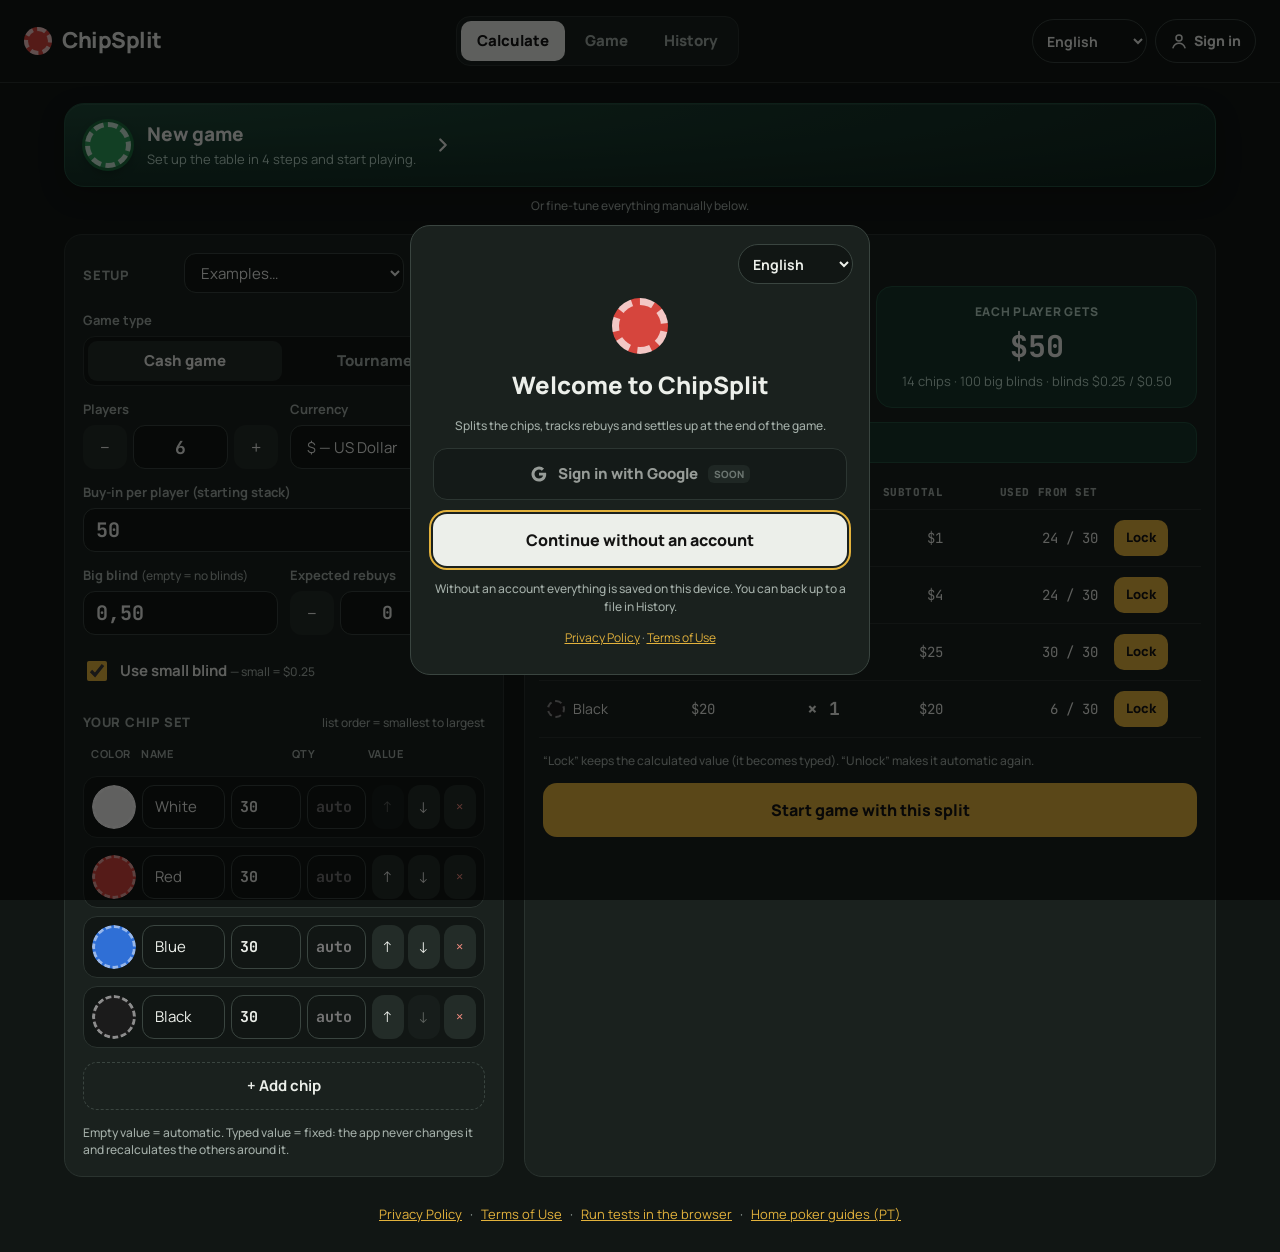
<file: index.html>
<!doctype html>
<html lang="pt-BR">
<head>
  <meta charset="utf-8">
  <meta name="viewport" content="width=device-width, initial-scale=1">
  <title>ChipSplit — calculadora de fichas de poker e acerto</title>
  <meta name="description" content="Calcule quantas fichas cada jogador recebe, controle rebuys e eliminações durante o jogo e faça o acerto no fim. Poker caseiro, cash ou torneio. Grátis e sem cadastro.">
  <link rel="canonical" href="https://nicorivis.github.io/chipsplit/">
  <meta property="og:title" content="ChipSplit — fichas de poker sem dor de cabeça">
  <meta property="og:description" content="Distribui as fichas, controla o jogo ao vivo e faz o acerto: quem paga quem, no menor número de Pix.">
  <meta property="og:type" content="website">
  <meta property="og:url" content="https://nicorivis.github.io/chipsplit/">
  <meta property="og:image" content="https://nicorivis.github.io/chipsplit/icons/icon-512.png">
  <link rel="preconnect" href="https://fonts.googleapis.com">
  <link href="https://fonts.googleapis.com/css2?family=Manrope:wght@400;600;700;800&family=JetBrains+Mono:wght@500;700&family=Noto+Sans+SC:wght@500;700;800&display=swap" rel="stylesheet">
  <link rel="stylesheet" href="styles.css">
  <link rel="manifest" href="manifest.webmanifest">
  <meta name="theme-color" content="#111614">
  <meta name="mobile-web-app-capable" content="yes">
  <meta name="apple-mobile-web-app-capable" content="yes">
  <meta name="apple-mobile-web-app-status-bar-style" content="black-translucent">
  <meta name="apple-mobile-web-app-title" content="ChipSplit">
  <link rel="icon" type="image/png" href="icons/icon-192.png">
  <link rel="apple-touch-icon" href="icons/apple-touch-icon.png">
</head>
<body>
  <header class="top">
    <div class="brand">
      <span class="chip-logo" aria-hidden="true"></span>
      <h1>ChipSplit</h1>
    </div>
    <nav class="tabs" data-i18n-aria="tab.sections" aria-label="Seções">
      <button type="button" class="tab" data-view="calc" aria-current="page"><span data-i18n="tab.calc">Calcular</span></button>
      <button type="button" class="tab" data-view="live"><span data-i18n="tab.live">Jogo</span> <span id="liveDot" class="live-dot" hidden></span></button>
      <button type="button" class="tab" data-view="history"><span data-i18n="tab.history">Histórico</span></button>
    </nav>
    <div class="top-right">
      <label class="sr" for="langTop" data-i18n="lang.label">Idioma</label>
      <select id="langTop" class="lang-select" data-lang-select></select>
      <button id="installBtn" type="button" class="install-btn" hidden>
        <svg width="16" height="16" viewBox="0 0 24 24" fill="none" stroke="currentColor" stroke-width="2.4" stroke-linecap="round" stroke-linejoin="round" aria-hidden="true"><path d="M12 4v11M7 10l5 5 5-5M5 20h14"></path></svg>
        <span data-i18n="pwa.install">Instalar app</span>
      </button>
      <button id="accountBtn" type="button" class="account-btn" data-i18n-aria="acc.aria" aria-label="Conta">
        <svg id="accountIcon" width="18" height="18" viewBox="0 0 24 24" fill="none" stroke="currentColor" stroke-width="2" stroke-linecap="round" aria-hidden="true"><circle cx="12" cy="8" r="4"></circle><path d="M4 21c1.5-4 4.5-6 8-6s6.5 2 8 6"></path></svg>
        <img id="accountAvatar" class="acc-avatar" alt="" hidden>
        <span id="accountLabel">Entrar</span>
      </button>
    </div>
  </header>

  <!-- =============== CALCULAR =============== -->
  <main id="view-calc" class="layout view">
    <div class="calc-hero">
      <div id="resumeBanner" class="resume" hidden></div>
      <button type="button" id="wizardBtn" class="new-game">
        <span class="ng-chip" aria-hidden="true"></span>
        <span class="ng-text"><b data-i18n="wiz.new">Novo jogo</b><small data-i18n="wiz.new_sub">Monte a mesa em 4 passos e já comece a jogar.</small></span>
        <svg width="22" height="22" viewBox="0 0 24 24" fill="none" stroke="currentColor" stroke-width="2.4" stroke-linecap="round" stroke-linejoin="round" aria-hidden="true"><path d="M9 6l6 6-6 6"></path></svg>
      </button>
      <p class="hint" data-i18n="wiz.or_advanced">Ou ajuste tudo manualmente logo abaixo.</p>
    </div>
    <section class="panel" aria-labelledby="t-game">
      <div class="panel-head">
        <h2 id="t-game" data-i18n="calc.config">Configuração</h2>
        <div class="top-actions">
          <label class="sr" for="example" data-i18n="calc.load_example">Carregar exemplo</label>
          <select id="example" class="compact"></select>
          <button id="reset" class="ghost" type="button" data-i18n="calc.clear">Limpar</button>
        </div>
      </div>

      <div class="field">
        <span class="label-like" data-i18n="calc.type">Tipo de jogo</span>
        <div class="seg" role="group" data-i18n-aria="calc.type" aria-label="Tipo de jogo">
          <button type="button" data-gtype="cash" aria-pressed="true" data-i18n="type.cash">Cash game</button>
          <button type="button" data-gtype="tournament" aria-pressed="false" data-i18n="type.tournament">Torneio</button>
        </div>
      </div>

      <div class="grid2">
        <div class="field">
          <label for="players" data-i18n="calc.players">Jogadores</label>
          <div class="stepper">
            <button type="button" data-step="players" data-delta="-1" data-i18n-aria="calc.fewer_players" aria-label="Menos jogadores">−</button>
            <input id="players" type="number" min="2" max="30" value="6">
            <button type="button" data-step="players" data-delta="1" data-i18n-aria="calc.more_players" aria-label="Mais jogadores">+</button>
          </div>
        </div>
        <div class="field">
          <label for="currency" data-i18n="calc.currency">Moeda</label>
          <select id="currency"></select>
        </div>
      </div>

      <div class="field">
        <label for="buyIn" data-i18n="calc.buyin">Entrada por jogador (stack inicial)</label>
        <input id="buyIn" class="money" inputmode="decimal" value="50">
      </div>

      <div class="grid2">
        <div class="field">
          <label for="bigBlind"><span data-i18n="calc.bigblind">Big blind</span> <span class="hint" data-i18n="calc.bigblind_hint">(vazio = sem blinds)</span></label>
          <input id="bigBlind" class="money" inputmode="decimal" value="0,50">
        </div>
        <div class="field">
          <label for="rebuys" data-i18n="calc.rebuys">Rebuys estimados</label>
          <div class="stepper">
            <button type="button" data-step="rebuys" data-delta="-1" data-i18n-aria="calc.fewer_rebuys" aria-label="Menos rebuys">−</button>
            <input id="rebuys" type="number" min="0" max="50" value="0">
            <button type="button" data-step="rebuys" data-delta="1" data-i18n-aria="calc.more_rebuys" aria-label="Mais rebuys">+</button>
          </div>
        </div>
      </div>

      <label class="check">
        <input id="useSmall" type="checkbox" checked>
        <span><span data-i18n="calc.use_small">Usar small blind</span> <span id="smallInfo" class="hint"></span></span>
      </label>

      <div class="chips-head">
        <h2 id="t-chips" data-i18n="calc.chips_title">Fichas do kit</h2>
        <span class="hint" data-i18n="calc.chips_order">ordem da lista = da menor para a maior</span>
      </div>
      <div class="chips-cols" aria-hidden="true">
        <span data-i18n="calc.col_color">Cor</span><span data-i18n="calc.col_name">Nome</span><span data-i18n="calc.col_qty">Qtd</span><span data-i18n="calc.col_value">Valor</span><span></span>
      </div>
      <ul id="chipList" class="chip-list" aria-labelledby="t-chips"></ul>
      <button id="addChip" class="dashed" type="button" data-i18n="calc.add_chip">+ Adicionar ficha</button>
      <p class="hint" data-i18n="calc.chips_help">Valor vazio = automático.</p>
    </section>

    <section class="panel result" aria-labelledby="t-res" aria-live="polite">
      <h2 id="t-res" data-i18n="calc.result">Resultado</h2>

      <div class="cards">
        <div class="card pot">
          <div class="card-label" data-i18n="calc.pot">Pote estimado</div>
          <div class="card-value" id="potValue">—</div>
          <div class="card-sub" id="potDetail"></div>
        </div>
        <div class="card stack">
          <div class="card-label" data-i18n="calc.each_gets">Cada jogador recebe</div>
          <div class="card-value" id="stackValue">—</div>
          <div class="card-sub" id="stackDetail"></div>
        </div>
      </div>

      <ul id="messages" class="messages"></ul>

      <div class="table-wrap">
        <table class="dist">
          <thead>
            <tr>
              <th scope="col" data-i18n="calc.th_chip">Ficha</th>
              <th scope="col" class="num" data-i18n="calc.th_value">Valor</th>
              <th scope="col" class="num" data-i18n="calc.th_per">Por jogador</th>
              <th scope="col" class="num" data-i18n="calc.th_sub">Subtotal</th>
              <th scope="col" class="num" data-i18n="calc.th_kit">Usa do kit</th>
              <th scope="col"><span class="sr" data-i18n="calc.th_action">Ação</span></th>
            </tr>
          </thead>
          <tbody id="distBody"></tbody>
        </table>
      </div>
      <p class="hint" data-i18n="calc.fix_help">“Fixar” trava o valor calculado.</p>

      <button id="startGame" class="primary" type="button" data-i18n="calc.start">Começar jogo com essa distribuição</button>
    </section>
  </main>

  <!-- =============== JOGO AO VIVO =============== -->
  <main id="view-live" class="view live" hidden>
    <div id="liveRoot"></div>
  </main>

  <!-- =============== HISTÓRICO =============== -->
  <main id="view-history" class="view live" hidden>
    <div class="panel">
      <div class="panel-head">
        <h2 data-i18n="hist.title">Histórico de jogos</h2>
        <div class="top-actions">
          <button id="exportAll" class="ghost" type="button" data-i18n="hist.export">Exportar backup</button>
          <label class="ghost file-btn"><span data-i18n="hist.import">Importar backup</span><input id="importFile" type="file" accept="application/json,.json"></label>
        </div>
      </div>
      <p class="hint" data-i18n="hist.help">Tudo fica salvo neste aparelho/navegador.</p>
      <ul id="historyList" class="history"></ul>
    </div>
  </main>

  <!-- =============== PERFIL =============== -->
  <main id="view-profile" class="view live" hidden>
    <div id="profileRoot"></div>
  </main>

  <datalist id="knownNames"></datalist>

  <footer class="foot">
    <a href="privacidade.html" data-i18n="legal.privacy">Política de Privacidade</a>
    <span aria-hidden="true">·</span>
    <a href="termos.html" data-i18n="legal.terms">Termos de Uso</a>
    <span aria-hidden="true">·</span>
    <a href="tests.html" data-i18n="foot.tests">Rodar testes no navegador</a>
    <span aria-hidden="true">·</span>
    <a href="guias/" data-i18n="foot.guides">Guias (PT)</a>
  </footer>

  <!-- Banner de anúncio (só no modo grátis) -->
  <div id="adBanner" class="ad-banner" hidden>
    <span class="ad-tag">AD</span> <span data-i18n="ad.banner">Espaço de anúncio 320×50</span>
  </div>

  <!-- Boas-vindas -->
  <dialog id="dlgWelcome" class="dlg welcome" aria-labelledby="welcomeTitle">
    <div class="dlg-body">
      <div class="welcome-lang">
        <label class="sr" for="langWelcome" data-i18n="lang.label">Idioma</label>
        <select id="langWelcome" class="lang-select" data-lang-select></select>
      </div>
      <span class="chip-logo big" aria-hidden="true"></span>
      <h3 id="welcomeTitle" data-i18n="welcome.title">Bem-vindo ao ChipSplit</h3>
      <p class="hint" data-i18n="welcome.text">Divide as fichas, controla rebuys e fecha a conta no fim do jogo.</p>
      <button type="button" class="google-btn" id="welcomeGoogle" disabled>
        <svg width="18" height="18" viewBox="0 0 24 24" aria-hidden="true"><path fill="currentColor" d="M21.6 12.2c0-.7-.1-1.4-.2-2H12v3.8h5.4a4.6 4.6 0 0 1-2 3v2.5h3.2c1.9-1.7 3-4.3 3-7.3zM12 22c2.7 0 5-.9 6.6-2.4l-3.2-2.5c-.9.6-2 1-3.4 1-2.6 0-4.8-1.8-5.6-4.1H3.1v2.6A10 10 0 0 0 12 22zM6.4 14a6 6 0 0 1 0-3.9V7.5H3.1a10 10 0 0 0 0 9zM12 6c1.5 0 2.8.5 3.8 1.5l2.9-2.9A10 10 0 0 0 3.1 7.5l3.3 2.6C7.2 7.8 9.4 6 12 6z"/></svg>
        <span data-i18n="welcome.google">Entrar com Google</span> <span class="soon" id="welcomeSoon" data-i18n="welcome.soon">em breve</span>
      </button>
      <button type="button" id="welcomeGuest" class="primary" data-i18n="welcome.guest">Continuar sem conta</button>
      <p class="hint small" id="welcomeNote">Sem conta, tudo fica salvo neste aparelho.</p>
      <p class="legal-links small"><a href="privacidade.html" data-i18n="legal.privacy">Política de Privacidade</a> · <a href="termos.html" data-i18n="legal.terms">Termos de Uso</a></p>
    </div>
  </dialog>

  <!-- Conta -->
  <dialog id="dlgAccount" class="dlg" aria-labelledby="accTitle">
    <form method="dialog" class="dlg-body">
      <h3 id="accTitle" data-i18n="acc.title">Sua conta</h3>
      <div class="acc-card">
        <b id="accMode"></b>
        <small id="accSince"></small>
        <small data-i18n="acc.saved_here">Jogos salvos neste aparelho.</small>
      </div>
      <button type="button" id="accPro" class="gold-btn"></button>
      <button type="button" class="google-btn" disabled><span data-i18n="welcome.google">Entrar com Google</span> <span class="soon" data-i18n="welcome.soon">em breve</span></button>
      <div class="dlg-actions single"><button type="button" class="ghost" data-close data-i18n="common.close">Fechar</button></div>
    </form>
  </dialog>

  <!-- Anúncio intersticial -->
  <dialog id="dlgAd" class="dlg ad-full" data-i18n-aria="ad.aria" aria-label="Anúncio">
    <div class="dlg-body">
      <div class="ad-top"><span class="ad-tag">AD</span><button type="button" id="adSkip" class="ghost">3s</button></div>
      <div class="ad-space" data-i18n="ad.full">Anúncio intersticial rápido</div>
      <button type="button" id="adGoPro" class="link" data-i18n="ad.remove">Remover anúncios com o Pro</button>
    </div>
  </dialog>

  <!-- Novo jogo guiado -->
  <dialog id="dlgWizard" class="dlg wizard" aria-labelledby="wizTitle">
    <div class="dlg-body">
      <div class="wiz-top">
        <span class="hint" id="wizStep"></span>
        <button type="button" class="icon wiz-close" data-close aria-label="Fechar">×</button>
      </div>
      <div class="wiz-dots" aria-hidden="true"><span></span><span></span><span></span><span></span></div>
      <h3 id="wizTitle"></h3>
      <div id="wizBody" class="wiz-body"></div>
      <p id="wizPreview" class="status"></p>
      <div class="dlg-actions">
        <button type="button" id="wizBack" class="ghost" data-i18n="wiz.back">Voltar</button>
        <button type="button" id="wizNext" class="gold-btn" data-i18n="wiz.next">Continuar</button>
      </div>
    </div>
  </dialog>

  <!-- Confirmação -->
  <dialog id="dlgAsk" class="dlg ask" aria-labelledby="askText">
    <div class="dlg-body">
      <p id="askText" class="ask-text"></p>
      <div class="dlg-actions">
        <button type="button" id="askCancel" class="ghost" data-i18n="common.cancel">Cancelar</button>
        <button type="button" id="askOk" class="gold-btn" data-i18n="common.confirm">Confirmar</button>
      </div>
    </div>
  </dialog>

  <!-- Diálogo: entrada / rebuy -->
  <dialog id="dlgBuy" class="dlg" aria-labelledby="dlgBuyTitle">
    <form method="dialog" class="dlg-body">
      <h3 id="dlgBuyTitle">Rebuy</h3>
      <div class="field" id="buyNameField">
        <label for="buyName" data-i18n="buy.name">Nome</label>
        <input id="buyName" type="text" autocomplete="off" list="knownNames">
      </div>
      <div class="field">
        <label for="buyAmount" data-i18n="buy.amount">Valor que vai entrar</label>
        <input id="buyAmount" class="money" inputmode="decimal">
      </div>
      <div class="chip-pick-head">
        <span class="hint" data-i18n="buy.suggested">Fichas sugeridas (do banco).</span>
        <button type="button" id="buyResuggest" class="link" data-i18n="buy.resuggest">Sugerir de novo</button>
      </div>
      <div id="buyChips" class="chip-pick"></div>
      <div id="buyStatus" class="status"></div>
      <div class="dlg-actions">
        <button type="button" class="ghost" data-close data-i18n="common.cancel">Cancelar</button>
        <button type="button" id="buyConfirm" class="primary" data-i18n="common.confirm">Confirmar</button>
      </div>
    </form>
  </dialog>

  <!-- Diálogo: saque -->
  <dialog id="dlgCash" class="dlg" aria-labelledby="dlgCashTitle">
    <form method="dialog" class="dlg-body">
      <h3 id="dlgCashTitle">—</h3>
      <p class="hint" id="cashInfo"></p>
      <div class="seg" role="group" data-i18n-aria="count.by" aria-label="Contar por">
        <button type="button" data-mode="chips" aria-pressed="true" data-i18n="count.by_chips">Por fichas</button>
        <button type="button" data-mode="value" aria-pressed="false" data-i18n="count.by_value">Por valor</button>
      </div>
      <div id="cashChips" class="chip-pick"></div>
      <div class="field" id="cashValueField" hidden>
        <label for="cashValue" data-i18n="cash.value">Valor que sai</label>
        <input id="cashValue" class="money" inputmode="decimal">
      </div>
      <div id="cashStatus" class="status"></div>
      <div class="dlg-actions">
        <button type="button" class="ghost" data-close data-i18n="common.cancel">Cancelar</button>
        <button type="button" id="cashConfirm" class="primary" data-i18n="cash.confirm">Confirmar saque</button>
      </div>
    </form>
  </dialog>

  <script src="config.js"></script>
  <script src="i18n.js"></script>
  <script src="fx.js"></script>
  <script src="ui-i18n.js"></script>
  <script src="chipsplit-core.js"></script>
  <script src="session-core.js"></script>
  <script src="examples.js"></script>
  <script src="account.js"></script>
  <script src="app.js"></script>
  <script src="live.js"></script>
  <script src="wizard.js"></script>
  <script src="profile.js"></script>
  <script src="auth.js"></script>
  <script src="analytics.js"></script>
  <script src="pwa.js"></script>
</body>
</html>
</file>
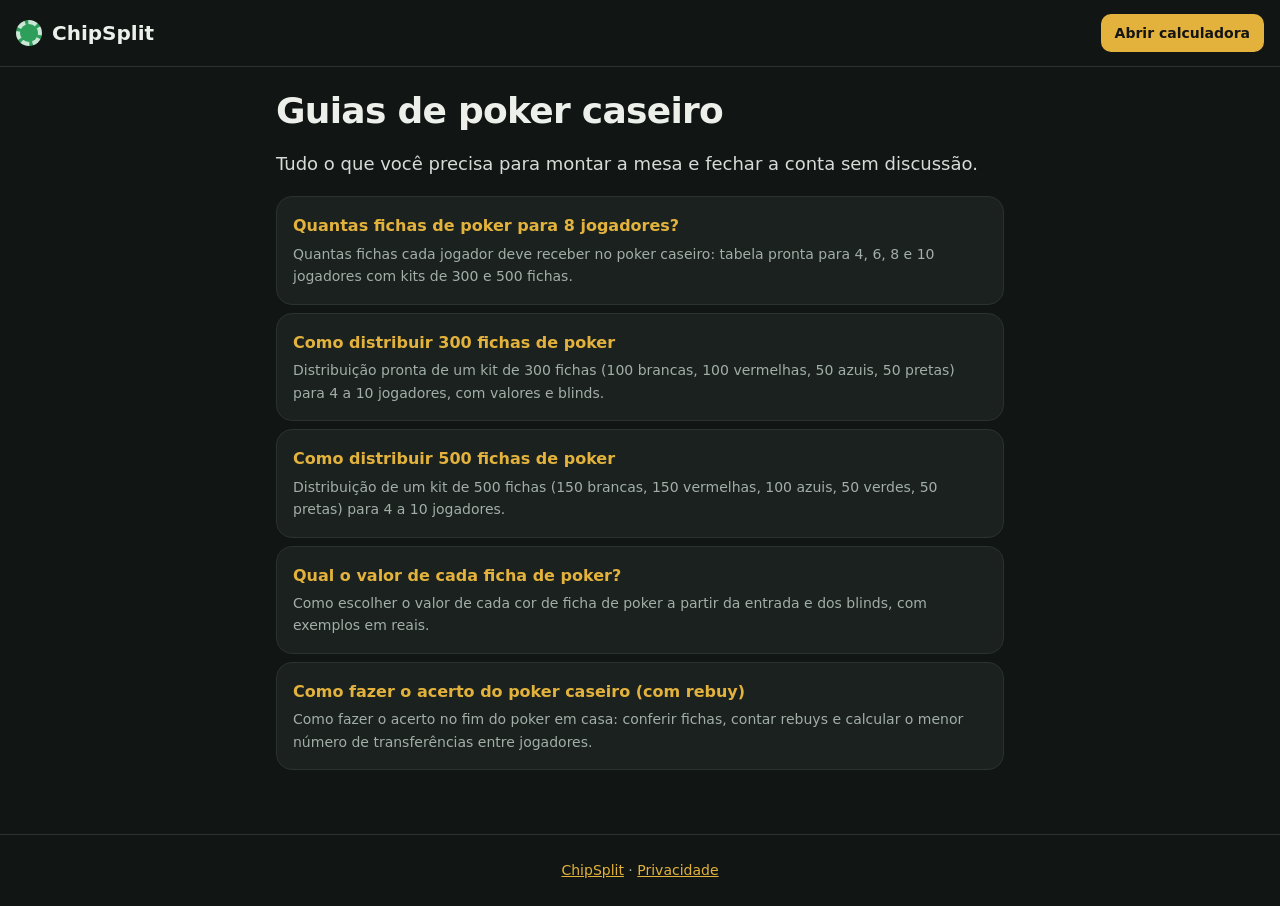
<file: guias/index.html>
<!doctype html>
<html lang="pt-BR"><head><meta charset="utf-8"><meta name="viewport" content="width=device-width, initial-scale=1">
<title>Guias de poker caseiro · ChipSplit</title>
<meta name="description" content="Guias rápidos para organizar poker em casa: quantas fichas por jogador, como distribuir kits de 300 e 500 fichas, valor das fichas e acerto com rebuy.">
<link rel="canonical" href="https://nicorivis.github.io/chipsplit/guias/"><link rel="icon" href="../icons/icon-192.png"><link rel="stylesheet" href="guias.css"><meta name="theme-color" content="#111614"></head>
<body><header class="top"><a class="brand" href="../index.html"><span class="chip-logo" aria-hidden="true"></span>ChipSplit</a><a class="cta small" href="../index.html">Abrir calculadora</a></header>
<main><h1>Guias de poker caseiro</h1><p class="lead">Tudo o que você precisa para montar a mesa e fechar a conta sem discussão.</p>
<ul class="cards"><li><a href="quantas-fichas-de-poker-por-jogador.html"><b>Quantas fichas de poker para 8 jogadores?</b><span>Quantas fichas cada jogador deve receber no poker caseiro: tabela pronta para 4, 6, 8 e 10 jogadores com kits de 300 e 500 fichas.</span></a></li><li><a href="como-distribuir-300-fichas-de-poker.html"><b>Como distribuir 300 fichas de poker</b><span>Distribuição pronta de um kit de 300 fichas (100 brancas, 100 vermelhas, 50 azuis, 50 pretas) para 4 a 10 jogadores, com valores e blinds.</span></a></li><li><a href="como-distribuir-500-fichas-de-poker.html"><b>Como distribuir 500 fichas de poker</b><span>Distribuição de um kit de 500 fichas (150 brancas, 150 vermelhas, 100 azuis, 50 verdes, 50 pretas) para 4 a 10 jogadores.</span></a></li><li><a href="valor-das-fichas-de-poker.html"><b>Qual o valor de cada ficha de poker?</b><span>Como escolher o valor de cada cor de ficha de poker a partir da entrada e dos blinds, com exemplos em reais.</span></a></li><li><a href="acerto-poker-caseiro-rebuy.html"><b>Como fazer o acerto do poker caseiro (com rebuy)</b><span>Como fazer o acerto no fim do poker em casa: conferir fichas, contar rebuys e calcular o menor número de transferências entre jogadores.</span></a></li></ul></main>
<footer><a href="../index.html">ChipSplit</a> · <a href="../privacidade.html">Privacidade</a></footer></body></html>
</file>
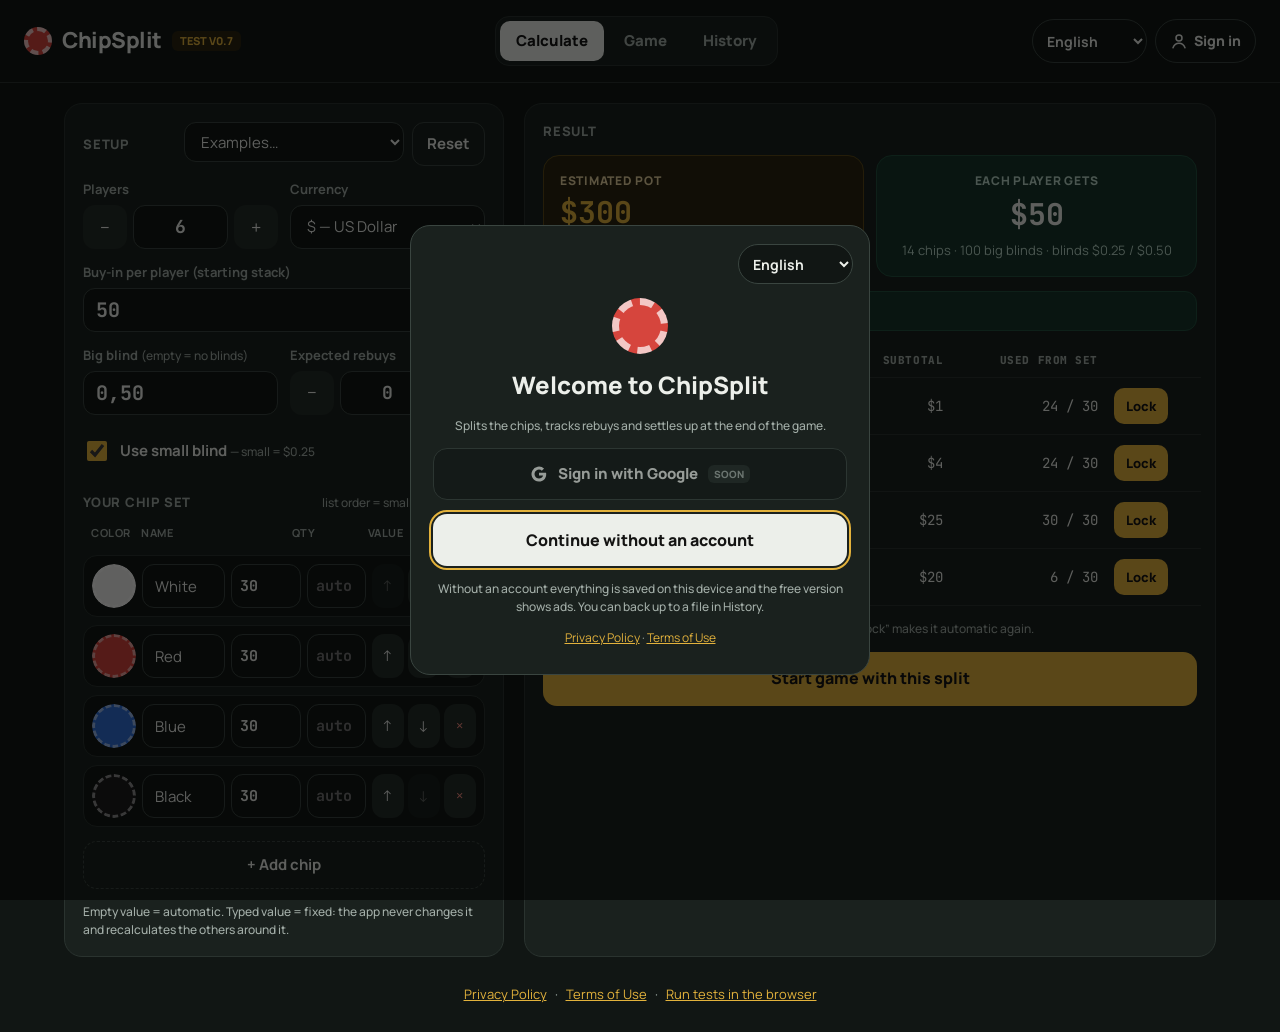
<file: index_1.html>
<!doctype html>
<html lang="pt-BR">
<head>
  <meta charset="utf-8">
  <meta name="viewport" content="width=device-width, initial-scale=1">
  <title>ChipSplit</title>
  <link rel="preconnect" href="https://fonts.googleapis.com">
  <link href="https://fonts.googleapis.com/css2?family=Manrope:wght@400;600;700;800&family=JetBrains+Mono:wght@500;700&family=Noto+Sans+SC:wght@500;700;800&display=swap" rel="stylesheet">
  <link rel="stylesheet" href="styles.css">
</head>
<body>
  <header class="top">
    <div class="brand">
      <span class="chip-logo" aria-hidden="true"></span>
      <h1>ChipSplit</h1>
      <span class="tag"><span data-i18n="app.badge">teste</span> v0.7</span>
    </div>
    <nav class="tabs" data-i18n-aria="tab.sections" aria-label="Seções">
      <button type="button" class="tab" data-view="calc" aria-current="page"><span data-i18n="tab.calc">Calcular</span></button>
      <button type="button" class="tab" data-view="live"><span data-i18n="tab.live">Jogo</span> <span id="liveDot" class="live-dot" hidden></span></button>
      <button type="button" class="tab" data-view="history"><span data-i18n="tab.history">Histórico</span></button>
    </nav>
    <div class="top-right">
      <label class="sr" for="langTop" data-i18n="lang.label">Idioma</label>
      <select id="langTop" class="lang-select" data-lang-select></select>
      <button id="accountBtn" type="button" class="account-btn" data-i18n-aria="acc.aria" aria-label="Conta">
        <svg id="accountIcon" width="18" height="18" viewBox="0 0 24 24" fill="none" stroke="currentColor" stroke-width="2" stroke-linecap="round" aria-hidden="true"><circle cx="12" cy="8" r="4"></circle><path d="M4 21c1.5-4 4.5-6 8-6s6.5 2 8 6"></path></svg>
        <img id="accountAvatar" class="acc-avatar" alt="" hidden>
        <span id="accountLabel">Entrar</span>
      </button>
    </div>
  </header>

  <!-- =============== CALCULAR =============== -->
  <main id="view-calc" class="layout view">
    <section class="panel" aria-labelledby="t-game">
      <div class="panel-head">
        <h2 id="t-game" data-i18n="calc.config">Configuração</h2>
        <div class="top-actions">
          <label class="sr" for="example" data-i18n="calc.load_example">Carregar exemplo</label>
          <select id="example" class="compact"></select>
          <button id="reset" class="ghost" type="button" data-i18n="calc.clear">Limpar</button>
        </div>
      </div>

      <div class="grid2">
        <div class="field">
          <label for="players" data-i18n="calc.players">Jogadores</label>
          <div class="stepper">
            <button type="button" data-step="players" data-delta="-1" data-i18n-aria="calc.fewer_players" aria-label="Menos jogadores">−</button>
            <input id="players" type="number" min="2" max="30" value="6">
            <button type="button" data-step="players" data-delta="1" data-i18n-aria="calc.more_players" aria-label="Mais jogadores">+</button>
          </div>
        </div>
        <div class="field">
          <label for="currency" data-i18n="calc.currency">Moeda</label>
          <select id="currency"></select>
        </div>
      </div>

      <div class="field">
        <label for="buyIn" data-i18n="calc.buyin">Entrada por jogador (stack inicial)</label>
        <input id="buyIn" class="money" inputmode="decimal" value="50">
      </div>

      <div class="grid2">
        <div class="field">
          <label for="bigBlind"><span data-i18n="calc.bigblind">Big blind</span> <span class="hint" data-i18n="calc.bigblind_hint">(vazio = sem blinds)</span></label>
          <input id="bigBlind" class="money" inputmode="decimal" value="0,50">
        </div>
        <div class="field">
          <label for="rebuys" data-i18n="calc.rebuys">Rebuys estimados</label>
          <div class="stepper">
            <button type="button" data-step="rebuys" data-delta="-1" data-i18n-aria="calc.fewer_rebuys" aria-label="Menos rebuys">−</button>
            <input id="rebuys" type="number" min="0" max="50" value="0">
            <button type="button" data-step="rebuys" data-delta="1" data-i18n-aria="calc.more_rebuys" aria-label="Mais rebuys">+</button>
          </div>
        </div>
      </div>

      <label class="check">
        <input id="useSmall" type="checkbox" checked>
        <span><span data-i18n="calc.use_small">Usar small blind</span> <span id="smallInfo" class="hint"></span></span>
      </label>

      <div class="chips-head">
        <h2 id="t-chips" data-i18n="calc.chips_title">Fichas do kit</h2>
        <span class="hint" data-i18n="calc.chips_order">ordem da lista = da menor para a maior</span>
      </div>
      <div class="chips-cols" aria-hidden="true">
        <span data-i18n="calc.col_color">Cor</span><span data-i18n="calc.col_name">Nome</span><span data-i18n="calc.col_qty">Qtd</span><span data-i18n="calc.col_value">Valor</span><span></span>
      </div>
      <ul id="chipList" class="chip-list" aria-labelledby="t-chips"></ul>
      <button id="addChip" class="dashed" type="button" data-i18n="calc.add_chip">+ Adicionar ficha</button>
      <p class="hint" data-i18n="calc.chips_help">Valor vazio = automático.</p>
    </section>

    <section class="panel result" aria-labelledby="t-res" aria-live="polite">
      <h2 id="t-res" data-i18n="calc.result">Resultado</h2>

      <div class="cards">
        <div class="card pot">
          <div class="card-label" data-i18n="calc.pot">Pote estimado</div>
          <div class="card-value" id="potValue">—</div>
          <div class="card-sub" id="potDetail"></div>
        </div>
        <div class="card stack">
          <div class="card-label" data-i18n="calc.each_gets">Cada jogador recebe</div>
          <div class="card-value" id="stackValue">—</div>
          <div class="card-sub" id="stackDetail"></div>
        </div>
      </div>

      <ul id="messages" class="messages"></ul>

      <div class="table-wrap">
        <table class="dist">
          <thead>
            <tr>
              <th scope="col" data-i18n="calc.th_chip">Ficha</th>
              <th scope="col" class="num" data-i18n="calc.th_value">Valor</th>
              <th scope="col" class="num" data-i18n="calc.th_per">Por jogador</th>
              <th scope="col" class="num" data-i18n="calc.th_sub">Subtotal</th>
              <th scope="col" class="num" data-i18n="calc.th_kit">Usa do kit</th>
              <th scope="col"><span class="sr" data-i18n="calc.th_action">Ação</span></th>
            </tr>
          </thead>
          <tbody id="distBody"></tbody>
        </table>
      </div>
      <p class="hint" data-i18n="calc.fix_help">“Fixar” trava o valor calculado.</p>

      <button id="startGame" class="primary" type="button" data-i18n="calc.start">Começar jogo com essa distribuição</button>
    </section>
  </main>

  <!-- =============== JOGO AO VIVO =============== -->
  <main id="view-live" class="view live" hidden>
    <div id="liveRoot"></div>
  </main>

  <!-- =============== HISTÓRICO =============== -->
  <main id="view-history" class="view live" hidden>
    <div class="panel">
      <div class="panel-head">
        <h2 data-i18n="hist.title">Histórico de jogos</h2>
        <div class="top-actions">
          <button id="exportAll" class="ghost" type="button" data-i18n="hist.export">Exportar backup</button>
          <label class="ghost file-btn"><span data-i18n="hist.import">Importar backup</span><input id="importFile" type="file" accept="application/json,.json"></label>
        </div>
      </div>
      <p class="hint" data-i18n="hist.help">Tudo fica salvo neste aparelho/navegador.</p>
      <ul id="historyList" class="history"></ul>
    </div>
  </main>

  <!-- =============== PERFIL =============== -->
  <main id="view-profile" class="view live" hidden>
    <div id="profileRoot"></div>
  </main>

  <datalist id="knownNames"></datalist>

  <footer class="foot">
    <a href="privacidade.html" data-i18n="legal.privacy">Política de Privacidade</a>
    <span aria-hidden="true">·</span>
    <a href="termos.html" data-i18n="legal.terms">Termos de Uso</a>
    <span aria-hidden="true">·</span>
    <a href="tests.html" data-i18n="foot.tests">Rodar testes no navegador</a>
  </footer>

  <!-- Banner de anúncio (só no modo grátis) -->
  <div id="adBanner" class="ad-banner" hidden>
    <span class="ad-tag">AD</span> <span data-i18n="ad.banner">Espaço de anúncio 320×50</span>
  </div>

  <!-- Boas-vindas -->
  <dialog id="dlgWelcome" class="dlg welcome" aria-labelledby="welcomeTitle">
    <div class="dlg-body">
      <div class="welcome-lang">
        <label class="sr" for="langWelcome" data-i18n="lang.label">Idioma</label>
        <select id="langWelcome" class="lang-select" data-lang-select></select>
      </div>
      <span class="chip-logo big" aria-hidden="true"></span>
      <h3 id="welcomeTitle" data-i18n="welcome.title">Bem-vindo ao ChipSplit</h3>
      <p class="hint" data-i18n="welcome.text">Divide as fichas, controla rebuys e fecha a conta no fim do jogo.</p>
      <button type="button" class="google-btn" disabled>
        <svg width="18" height="18" viewBox="0 0 24 24" aria-hidden="true"><path fill="currentColor" d="M21.6 12.2c0-.7-.1-1.4-.2-2H12v3.8h5.4a4.6 4.6 0 0 1-2 3v2.5h3.2c1.9-1.7 3-4.3 3-7.3zM12 22c2.7 0 5-.9 6.6-2.4l-3.2-2.5c-.9.6-2 1-3.4 1-2.6 0-4.8-1.8-5.6-4.1H3.1v2.6A10 10 0 0 0 12 22zM6.4 14a6 6 0 0 1 0-3.9V7.5H3.1a10 10 0 0 0 0 9zM12 6c1.5 0 2.8.5 3.8 1.5l2.9-2.9A10 10 0 0 0 3.1 7.5l3.3 2.6C7.2 7.8 9.4 6 12 6z"/></svg>
        <span data-i18n="welcome.google">Entrar com Google</span> <span class="soon" data-i18n="welcome.soon">em breve</span>
      </button>
      <button type="button" id="welcomeGuest" class="primary" data-i18n="welcome.guest">Continuar sem conta</button>
      <p class="hint small" data-i18n="welcome.note">Sem conta: tudo fica salvo neste aparelho.</p>
      <p class="legal-links small"><a href="privacidade.html" data-i18n="legal.privacy">Política de Privacidade</a> · <a href="termos.html" data-i18n="legal.terms">Termos de Uso</a></p>
    </div>
  </dialog>

  <!-- Conta -->
  <dialog id="dlgAccount" class="dlg" aria-labelledby="accTitle">
    <form method="dialog" class="dlg-body">
      <h3 id="accTitle" data-i18n="acc.title">Sua conta</h3>
      <div class="acc-card">
        <b id="accMode"></b>
        <small id="accSince"></small>
        <small data-i18n="acc.saved_here">Jogos salvos neste aparelho.</small>
      </div>
      <button type="button" id="accPro" class="gold-btn"></button>
      <button type="button" class="google-btn" disabled><span data-i18n="welcome.google">Entrar com Google</span> <span class="soon" data-i18n="welcome.soon">em breve</span></button>
      <div class="dlg-actions single"><button type="button" class="ghost" data-close data-i18n="common.close">Fechar</button></div>
    </form>
  </dialog>

  <!-- Anúncio intersticial -->
  <dialog id="dlgAd" class="dlg ad-full" data-i18n-aria="ad.aria" aria-label="Anúncio">
    <div class="dlg-body">
      <div class="ad-top"><span class="ad-tag">AD</span><button type="button" id="adSkip" class="ghost">3s</button></div>
      <div class="ad-space" data-i18n="ad.full">Anúncio intersticial rápido</div>
      <button type="button" id="adGoPro" class="link" data-i18n="ad.remove">Remover anúncios com o Pro</button>
    </div>
  </dialog>

  <!-- Confirmação -->
  <dialog id="dlgAsk" class="dlg ask" aria-labelledby="askText">
    <div class="dlg-body">
      <p id="askText" class="ask-text"></p>
      <div class="dlg-actions">
        <button type="button" id="askCancel" class="ghost" data-i18n="common.cancel">Cancelar</button>
        <button type="button" id="askOk" class="gold-btn" data-i18n="common.confirm">Confirmar</button>
      </div>
    </div>
  </dialog>

  <!-- Diálogo: entrada / rebuy -->
  <dialog id="dlgBuy" class="dlg" aria-labelledby="dlgBuyTitle">
    <form method="dialog" class="dlg-body">
      <h3 id="dlgBuyTitle">Rebuy</h3>
      <div class="field" id="buyNameField">
        <label for="buyName" data-i18n="buy.name">Nome</label>
        <input id="buyName" type="text" autocomplete="off" list="knownNames">
      </div>
      <div class="field">
        <label for="buyAmount" data-i18n="buy.amount">Valor que vai entrar</label>
        <input id="buyAmount" class="money" inputmode="decimal">
      </div>
      <div class="chip-pick-head">
        <span class="hint" data-i18n="buy.suggested">Fichas sugeridas (do banco).</span>
        <button type="button" id="buyResuggest" class="link" data-i18n="buy.resuggest">Sugerir de novo</button>
      </div>
      <div id="buyChips" class="chip-pick"></div>
      <div id="buyStatus" class="status"></div>
      <div class="dlg-actions">
        <button type="button" class="ghost" data-close data-i18n="common.cancel">Cancelar</button>
        <button type="button" id="buyConfirm" class="primary" data-i18n="common.confirm">Confirmar</button>
      </div>
    </form>
  </dialog>

  <!-- Diálogo: saque -->
  <dialog id="dlgCash" class="dlg" aria-labelledby="dlgCashTitle">
    <form method="dialog" class="dlg-body">
      <h3 id="dlgCashTitle">—</h3>
      <p class="hint" id="cashInfo"></p>
      <div class="seg" role="group" data-i18n-aria="count.by" aria-label="Contar por">
        <button type="button" data-mode="chips" aria-pressed="true" data-i18n="count.by_chips">Por fichas</button>
        <button type="button" data-mode="value" aria-pressed="false" data-i18n="count.by_value">Por valor</button>
      </div>
      <div id="cashChips" class="chip-pick"></div>
      <div class="field" id="cashValueField" hidden>
        <label for="cashValue" data-i18n="cash.value">Valor que sai</label>
        <input id="cashValue" class="money" inputmode="decimal">
      </div>
      <div id="cashStatus" class="status"></div>
      <div class="dlg-actions">
        <button type="button" class="ghost" data-close data-i18n="common.cancel">Cancelar</button>
        <button type="button" id="cashConfirm" class="primary" data-i18n="cash.confirm">Confirmar saque</button>
      </div>
    </form>
  </dialog>

  <script src="i18n.js"></script>
  <script src="fx.js"></script>
  <script src="ui-i18n.js"></script>
  <script src="chipsplit-core.js"></script>
  <script src="session-core.js"></script>
  <script src="examples.js"></script>
  <script src="account.js"></script>
  <script src="app.js"></script>
  <script src="live.js"></script>
  <script src="profile.js"></script>
</body>
</html>
</file>
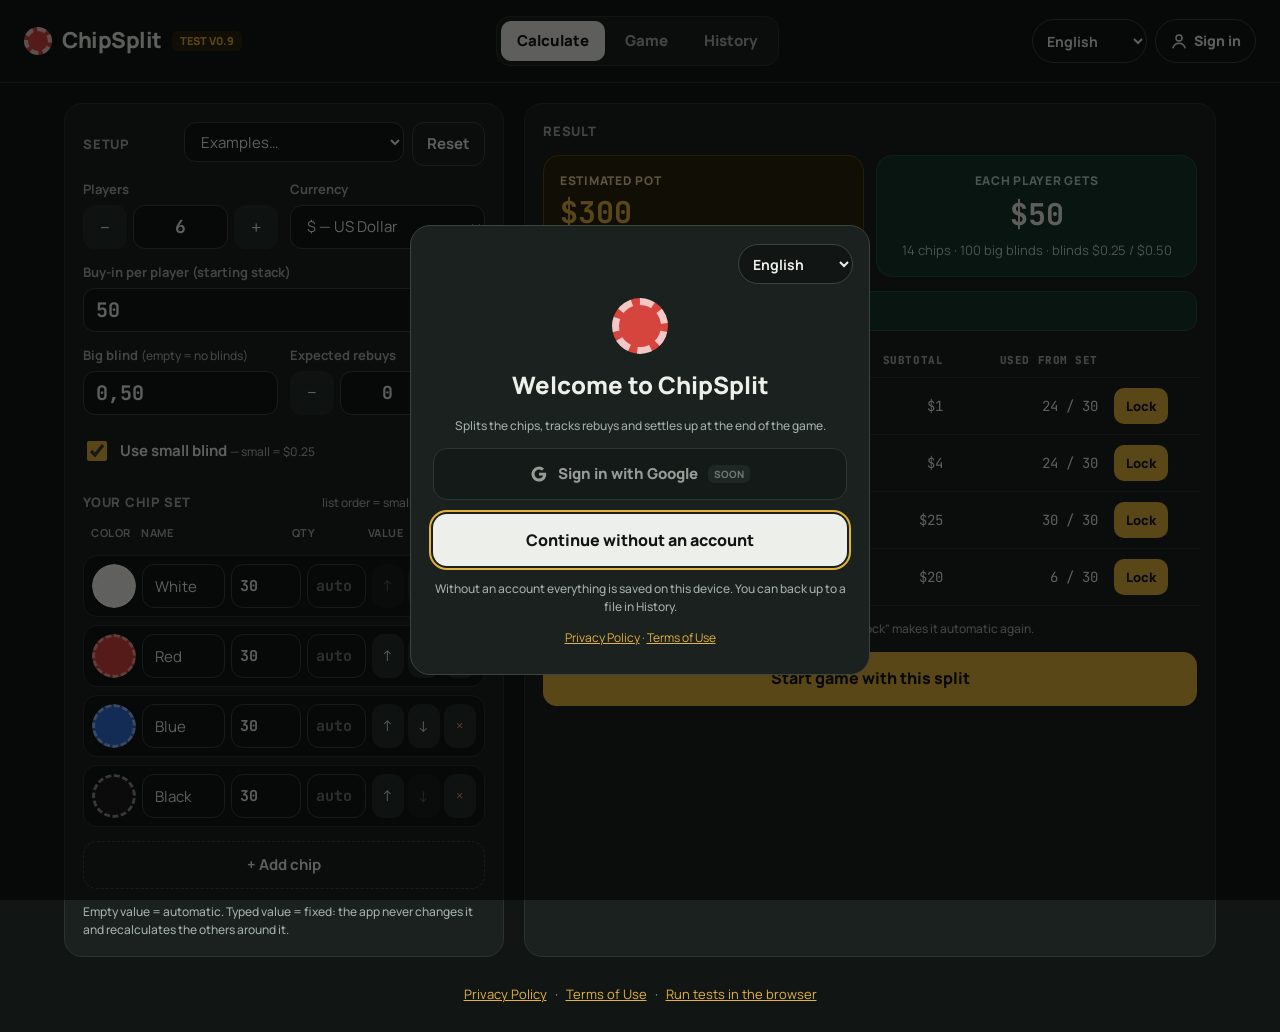
<file: index_3.html>
<!doctype html>
<html lang="pt-BR">
<head>
  <meta charset="utf-8">
  <meta name="viewport" content="width=device-width, initial-scale=1">
  <title>ChipSplit</title>
  <link rel="preconnect" href="https://fonts.googleapis.com">
  <link href="https://fonts.googleapis.com/css2?family=Manrope:wght@400;600;700;800&family=JetBrains+Mono:wght@500;700&family=Noto+Sans+SC:wght@500;700;800&display=swap" rel="stylesheet">
  <link rel="stylesheet" href="styles.css">
  <link rel="manifest" href="manifest.webmanifest">
  <meta name="theme-color" content="#111614">
  <meta name="mobile-web-app-capable" content="yes">
  <meta name="apple-mobile-web-app-capable" content="yes">
  <meta name="apple-mobile-web-app-status-bar-style" content="black-translucent">
  <meta name="apple-mobile-web-app-title" content="ChipSplit">
  <link rel="icon" type="image/png" href="icons/icon-192.png">
  <link rel="apple-touch-icon" href="icons/apple-touch-icon.png">
</head>
<body>
  <header class="top">
    <div class="brand">
      <span class="chip-logo" aria-hidden="true"></span>
      <h1>ChipSplit</h1>
      <span class="tag"><span data-i18n="app.badge">teste</span> v0.9</span>
    </div>
    <nav class="tabs" data-i18n-aria="tab.sections" aria-label="Seções">
      <button type="button" class="tab" data-view="calc" aria-current="page"><span data-i18n="tab.calc">Calcular</span></button>
      <button type="button" class="tab" data-view="live"><span data-i18n="tab.live">Jogo</span> <span id="liveDot" class="live-dot" hidden></span></button>
      <button type="button" class="tab" data-view="history"><span data-i18n="tab.history">Histórico</span></button>
    </nav>
    <div class="top-right">
      <label class="sr" for="langTop" data-i18n="lang.label">Idioma</label>
      <select id="langTop" class="lang-select" data-lang-select></select>
      <button id="installBtn" type="button" class="install-btn" hidden>
        <svg width="16" height="16" viewBox="0 0 24 24" fill="none" stroke="currentColor" stroke-width="2.4" stroke-linecap="round" stroke-linejoin="round" aria-hidden="true"><path d="M12 4v11M7 10l5 5 5-5M5 20h14"></path></svg>
        <span data-i18n="pwa.install">Instalar app</span>
      </button>
      <button id="accountBtn" type="button" class="account-btn" data-i18n-aria="acc.aria" aria-label="Conta">
        <svg id="accountIcon" width="18" height="18" viewBox="0 0 24 24" fill="none" stroke="currentColor" stroke-width="2" stroke-linecap="round" aria-hidden="true"><circle cx="12" cy="8" r="4"></circle><path d="M4 21c1.5-4 4.5-6 8-6s6.5 2 8 6"></path></svg>
        <img id="accountAvatar" class="acc-avatar" alt="" hidden>
        <span id="accountLabel">Entrar</span>
      </button>
    </div>
  </header>

  <!-- =============== CALCULAR =============== -->
  <main id="view-calc" class="layout view">
    <section class="panel" aria-labelledby="t-game">
      <div class="panel-head">
        <h2 id="t-game" data-i18n="calc.config">Configuração</h2>
        <div class="top-actions">
          <label class="sr" for="example" data-i18n="calc.load_example">Carregar exemplo</label>
          <select id="example" class="compact"></select>
          <button id="reset" class="ghost" type="button" data-i18n="calc.clear">Limpar</button>
        </div>
      </div>

      <div class="grid2">
        <div class="field">
          <label for="players" data-i18n="calc.players">Jogadores</label>
          <div class="stepper">
            <button type="button" data-step="players" data-delta="-1" data-i18n-aria="calc.fewer_players" aria-label="Menos jogadores">−</button>
            <input id="players" type="number" min="2" max="30" value="6">
            <button type="button" data-step="players" data-delta="1" data-i18n-aria="calc.more_players" aria-label="Mais jogadores">+</button>
          </div>
        </div>
        <div class="field">
          <label for="currency" data-i18n="calc.currency">Moeda</label>
          <select id="currency"></select>
        </div>
      </div>

      <div class="field">
        <label for="buyIn" data-i18n="calc.buyin">Entrada por jogador (stack inicial)</label>
        <input id="buyIn" class="money" inputmode="decimal" value="50">
      </div>

      <div class="grid2">
        <div class="field">
          <label for="bigBlind"><span data-i18n="calc.bigblind">Big blind</span> <span class="hint" data-i18n="calc.bigblind_hint">(vazio = sem blinds)</span></label>
          <input id="bigBlind" class="money" inputmode="decimal" value="0,50">
        </div>
        <div class="field">
          <label for="rebuys" data-i18n="calc.rebuys">Rebuys estimados</label>
          <div class="stepper">
            <button type="button" data-step="rebuys" data-delta="-1" data-i18n-aria="calc.fewer_rebuys" aria-label="Menos rebuys">−</button>
            <input id="rebuys" type="number" min="0" max="50" value="0">
            <button type="button" data-step="rebuys" data-delta="1" data-i18n-aria="calc.more_rebuys" aria-label="Mais rebuys">+</button>
          </div>
        </div>
      </div>

      <label class="check">
        <input id="useSmall" type="checkbox" checked>
        <span><span data-i18n="calc.use_small">Usar small blind</span> <span id="smallInfo" class="hint"></span></span>
      </label>

      <div class="chips-head">
        <h2 id="t-chips" data-i18n="calc.chips_title">Fichas do kit</h2>
        <span class="hint" data-i18n="calc.chips_order">ordem da lista = da menor para a maior</span>
      </div>
      <div class="chips-cols" aria-hidden="true">
        <span data-i18n="calc.col_color">Cor</span><span data-i18n="calc.col_name">Nome</span><span data-i18n="calc.col_qty">Qtd</span><span data-i18n="calc.col_value">Valor</span><span></span>
      </div>
      <ul id="chipList" class="chip-list" aria-labelledby="t-chips"></ul>
      <button id="addChip" class="dashed" type="button" data-i18n="calc.add_chip">+ Adicionar ficha</button>
      <p class="hint" data-i18n="calc.chips_help">Valor vazio = automático.</p>
    </section>

    <section class="panel result" aria-labelledby="t-res" aria-live="polite">
      <h2 id="t-res" data-i18n="calc.result">Resultado</h2>

      <div class="cards">
        <div class="card pot">
          <div class="card-label" data-i18n="calc.pot">Pote estimado</div>
          <div class="card-value" id="potValue">—</div>
          <div class="card-sub" id="potDetail"></div>
        </div>
        <div class="card stack">
          <div class="card-label" data-i18n="calc.each_gets">Cada jogador recebe</div>
          <div class="card-value" id="stackValue">—</div>
          <div class="card-sub" id="stackDetail"></div>
        </div>
      </div>

      <ul id="messages" class="messages"></ul>

      <div class="table-wrap">
        <table class="dist">
          <thead>
            <tr>
              <th scope="col" data-i18n="calc.th_chip">Ficha</th>
              <th scope="col" class="num" data-i18n="calc.th_value">Valor</th>
              <th scope="col" class="num" data-i18n="calc.th_per">Por jogador</th>
              <th scope="col" class="num" data-i18n="calc.th_sub">Subtotal</th>
              <th scope="col" class="num" data-i18n="calc.th_kit">Usa do kit</th>
              <th scope="col"><span class="sr" data-i18n="calc.th_action">Ação</span></th>
            </tr>
          </thead>
          <tbody id="distBody"></tbody>
        </table>
      </div>
      <p class="hint" data-i18n="calc.fix_help">“Fixar” trava o valor calculado.</p>

      <button id="startGame" class="primary" type="button" data-i18n="calc.start">Começar jogo com essa distribuição</button>
    </section>
  </main>

  <!-- =============== JOGO AO VIVO =============== -->
  <main id="view-live" class="view live" hidden>
    <div id="liveRoot"></div>
  </main>

  <!-- =============== HISTÓRICO =============== -->
  <main id="view-history" class="view live" hidden>
    <div class="panel">
      <div class="panel-head">
        <h2 data-i18n="hist.title">Histórico de jogos</h2>
        <div class="top-actions">
          <button id="exportAll" class="ghost" type="button" data-i18n="hist.export">Exportar backup</button>
          <label class="ghost file-btn"><span data-i18n="hist.import">Importar backup</span><input id="importFile" type="file" accept="application/json,.json"></label>
        </div>
      </div>
      <p class="hint" data-i18n="hist.help">Tudo fica salvo neste aparelho/navegador.</p>
      <ul id="historyList" class="history"></ul>
    </div>
  </main>

  <!-- =============== PERFIL =============== -->
  <main id="view-profile" class="view live" hidden>
    <div id="profileRoot"></div>
  </main>

  <datalist id="knownNames"></datalist>

  <footer class="foot">
    <a href="privacidade.html" data-i18n="legal.privacy">Política de Privacidade</a>
    <span aria-hidden="true">·</span>
    <a href="termos.html" data-i18n="legal.terms">Termos de Uso</a>
    <span aria-hidden="true">·</span>
    <a href="tests.html" data-i18n="foot.tests">Rodar testes no navegador</a>
  </footer>

  <!-- Banner de anúncio (só no modo grátis) -->
  <div id="adBanner" class="ad-banner" hidden>
    <span class="ad-tag">AD</span> <span data-i18n="ad.banner">Espaço de anúncio 320×50</span>
  </div>

  <!-- Boas-vindas -->
  <dialog id="dlgWelcome" class="dlg welcome" aria-labelledby="welcomeTitle">
    <div class="dlg-body">
      <div class="welcome-lang">
        <label class="sr" for="langWelcome" data-i18n="lang.label">Idioma</label>
        <select id="langWelcome" class="lang-select" data-lang-select></select>
      </div>
      <span class="chip-logo big" aria-hidden="true"></span>
      <h3 id="welcomeTitle" data-i18n="welcome.title">Bem-vindo ao ChipSplit</h3>
      <p class="hint" data-i18n="welcome.text">Divide as fichas, controla rebuys e fecha a conta no fim do jogo.</p>
      <button type="button" class="google-btn" id="welcomeGoogle" disabled>
        <svg width="18" height="18" viewBox="0 0 24 24" aria-hidden="true"><path fill="currentColor" d="M21.6 12.2c0-.7-.1-1.4-.2-2H12v3.8h5.4a4.6 4.6 0 0 1-2 3v2.5h3.2c1.9-1.7 3-4.3 3-7.3zM12 22c2.7 0 5-.9 6.6-2.4l-3.2-2.5c-.9.6-2 1-3.4 1-2.6 0-4.8-1.8-5.6-4.1H3.1v2.6A10 10 0 0 0 12 22zM6.4 14a6 6 0 0 1 0-3.9V7.5H3.1a10 10 0 0 0 0 9zM12 6c1.5 0 2.8.5 3.8 1.5l2.9-2.9A10 10 0 0 0 3.1 7.5l3.3 2.6C7.2 7.8 9.4 6 12 6z"/></svg>
        <span data-i18n="welcome.google">Entrar com Google</span> <span class="soon" id="welcomeSoon" data-i18n="welcome.soon">em breve</span>
      </button>
      <button type="button" id="welcomeGuest" class="primary" data-i18n="welcome.guest">Continuar sem conta</button>
      <p class="hint small" id="welcomeNote">Sem conta, tudo fica salvo neste aparelho.</p>
      <p class="legal-links small"><a href="privacidade.html" data-i18n="legal.privacy">Política de Privacidade</a> · <a href="termos.html" data-i18n="legal.terms">Termos de Uso</a></p>
    </div>
  </dialog>

  <!-- Conta -->
  <dialog id="dlgAccount" class="dlg" aria-labelledby="accTitle">
    <form method="dialog" class="dlg-body">
      <h3 id="accTitle" data-i18n="acc.title">Sua conta</h3>
      <div class="acc-card">
        <b id="accMode"></b>
        <small id="accSince"></small>
        <small data-i18n="acc.saved_here">Jogos salvos neste aparelho.</small>
      </div>
      <button type="button" id="accPro" class="gold-btn"></button>
      <button type="button" class="google-btn" disabled><span data-i18n="welcome.google">Entrar com Google</span> <span class="soon" data-i18n="welcome.soon">em breve</span></button>
      <div class="dlg-actions single"><button type="button" class="ghost" data-close data-i18n="common.close">Fechar</button></div>
    </form>
  </dialog>

  <!-- Anúncio intersticial -->
  <dialog id="dlgAd" class="dlg ad-full" data-i18n-aria="ad.aria" aria-label="Anúncio">
    <div class="dlg-body">
      <div class="ad-top"><span class="ad-tag">AD</span><button type="button" id="adSkip" class="ghost">3s</button></div>
      <div class="ad-space" data-i18n="ad.full">Anúncio intersticial rápido</div>
      <button type="button" id="adGoPro" class="link" data-i18n="ad.remove">Remover anúncios com o Pro</button>
    </div>
  </dialog>

  <!-- Confirmação -->
  <dialog id="dlgAsk" class="dlg ask" aria-labelledby="askText">
    <div class="dlg-body">
      <p id="askText" class="ask-text"></p>
      <div class="dlg-actions">
        <button type="button" id="askCancel" class="ghost" data-i18n="common.cancel">Cancelar</button>
        <button type="button" id="askOk" class="gold-btn" data-i18n="common.confirm">Confirmar</button>
      </div>
    </div>
  </dialog>

  <!-- Diálogo: entrada / rebuy -->
  <dialog id="dlgBuy" class="dlg" aria-labelledby="dlgBuyTitle">
    <form method="dialog" class="dlg-body">
      <h3 id="dlgBuyTitle">Rebuy</h3>
      <div class="field" id="buyNameField">
        <label for="buyName" data-i18n="buy.name">Nome</label>
        <input id="buyName" type="text" autocomplete="off" list="knownNames">
      </div>
      <div class="field">
        <label for="buyAmount" data-i18n="buy.amount">Valor que vai entrar</label>
        <input id="buyAmount" class="money" inputmode="decimal">
      </div>
      <div class="chip-pick-head">
        <span class="hint" data-i18n="buy.suggested">Fichas sugeridas (do banco).</span>
        <button type="button" id="buyResuggest" class="link" data-i18n="buy.resuggest">Sugerir de novo</button>
      </div>
      <div id="buyChips" class="chip-pick"></div>
      <div id="buyStatus" class="status"></div>
      <div class="dlg-actions">
        <button type="button" class="ghost" data-close data-i18n="common.cancel">Cancelar</button>
        <button type="button" id="buyConfirm" class="primary" data-i18n="common.confirm">Confirmar</button>
      </div>
    </form>
  </dialog>

  <!-- Diálogo: saque -->
  <dialog id="dlgCash" class="dlg" aria-labelledby="dlgCashTitle">
    <form method="dialog" class="dlg-body">
      <h3 id="dlgCashTitle">—</h3>
      <p class="hint" id="cashInfo"></p>
      <div class="seg" role="group" data-i18n-aria="count.by" aria-label="Contar por">
        <button type="button" data-mode="chips" aria-pressed="true" data-i18n="count.by_chips">Por fichas</button>
        <button type="button" data-mode="value" aria-pressed="false" data-i18n="count.by_value">Por valor</button>
      </div>
      <div id="cashChips" class="chip-pick"></div>
      <div class="field" id="cashValueField" hidden>
        <label for="cashValue" data-i18n="cash.value">Valor que sai</label>
        <input id="cashValue" class="money" inputmode="decimal">
      </div>
      <div id="cashStatus" class="status"></div>
      <div class="dlg-actions">
        <button type="button" class="ghost" data-close data-i18n="common.cancel">Cancelar</button>
        <button type="button" id="cashConfirm" class="primary" data-i18n="cash.confirm">Confirmar saque</button>
      </div>
    </form>
  </dialog>

  <script src="config.js"></script>
  <script src="i18n.js"></script>
  <script src="fx.js"></script>
  <script src="ui-i18n.js"></script>
  <script src="chipsplit-core.js"></script>
  <script src="session-core.js"></script>
  <script src="examples.js"></script>
  <script src="account.js"></script>
  <script src="app.js"></script>
  <script src="live.js"></script>
  <script src="profile.js"></script>
  <script src="auth.js"></script>
  <script src="pwa.js"></script>
</body>
</html>
</file>
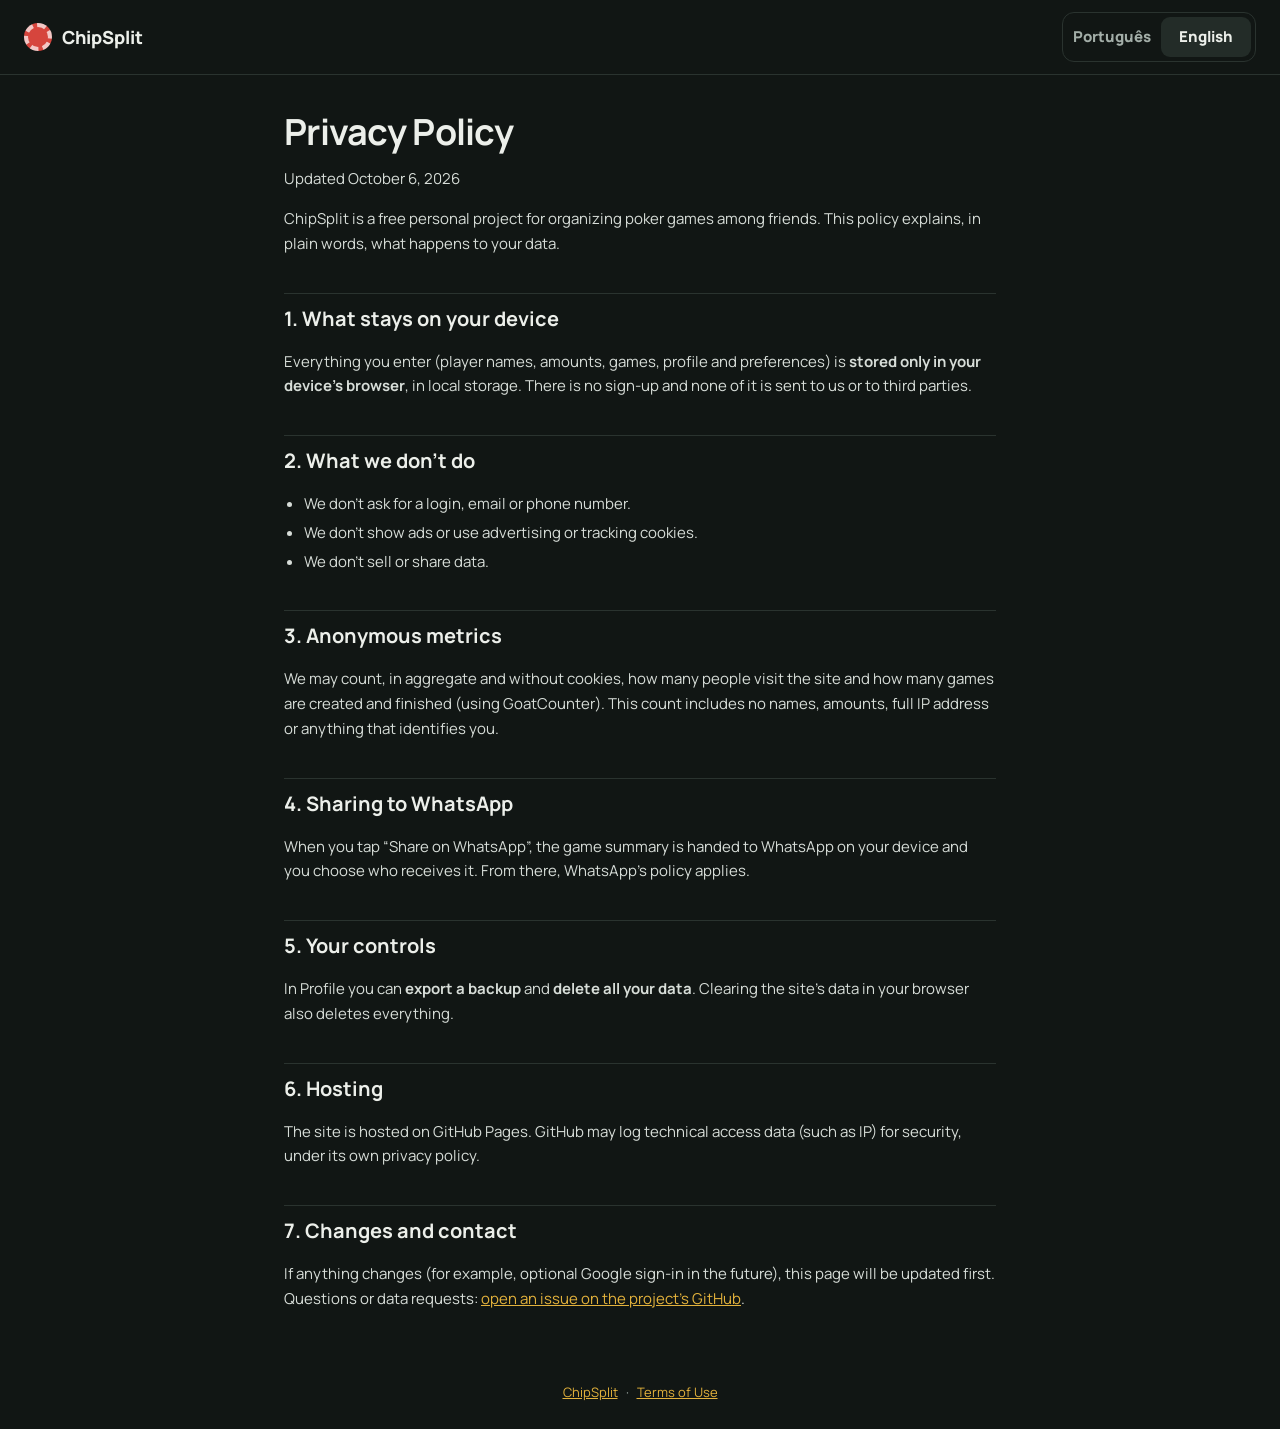
<file: privacidade.html>
<!doctype html>
<html lang="pt-BR">
<head>
  <meta charset="utf-8">
  <meta name="viewport" content="width=device-width, initial-scale=1">
  <title>Política de Privacidade — ChipSplit</title>
  <link rel="preconnect" href="https://fonts.googleapis.com">
  <link href="https://fonts.googleapis.com/css2?family=Manrope:wght@400;600;700;800&family=JetBrains+Mono:wght@500;700&display=swap" rel="stylesheet">
  <link rel="stylesheet" href="styles.css">
  <link rel="icon" type="image/png" href="icons/icon-192.png">
</head>
<body class="legal-page">
  <header class="legal-top">
    <a href="index.html" class="legal-back"><span class="chip-logo" aria-hidden="true"></span> ChipSplit</a>
    <div class="seg legal-lang" role="group" aria-label="Idioma / Language">
      <button type="button" data-doc-lang="pt" aria-pressed="true">Português</button>
      <button type="button" data-doc-lang="en" aria-pressed="false">English</button>
    </div>
  </header>

  <article class="legal" lang="pt-BR" data-doc="pt">
    <h1>Política de Privacidade</h1>
    <p class="legal-updated">Atualizada em 6 de outubro de 2026</p>
    <p>O ChipSplit é um projeto pessoal e gratuito para organizar poker entre amigos. Esta política explica, em linguagem simples, o que acontece com os seus dados.</p>
    <h2>1. O que fica no seu aparelho</h2>
    <p>Tudo o que você digita (nomes dos jogadores, valores, partidas, perfil e preferências) fica <b>salvo só no navegador do seu aparelho</b>, no armazenamento local. Não existe cadastro e nada disso é enviado para nós ou para terceiros.</p>
    <h2>2. O que não fazemos</h2>
    <ul>
      <li>Não pedimos login, e-mail ou telefone.</li>
      <li>Não mostramos anúncios e não usamos cookies de publicidade ou rastreamento.</li>
      <li>Não vendemos nem compartilhamos dados.</li>
    </ul>
    <h2>3. Métricas anônimas</h2>
    <p>Podemos contar, de forma agregada e sem cookies, quantas pessoas visitam o site e quantos jogos são criados e encerrados (usando o GoatCounter). Essa contagem não inclui nomes, valores, endereço IP completo ou qualquer dado que identifique você.</p>
    <h2>4. Compartilhar pelo WhatsApp</h2>
    <p>Quando você toca em “Compartilhar no WhatsApp”, o resumo do jogo é enviado para o WhatsApp do seu aparelho, e quem decide para quem mandar é você. A partir daí vale a política do WhatsApp.</p>
    <h2>5. Seus controles</h2>
    <p>No Perfil você pode <b>exportar um backup</b> e <b>apagar todos os seus dados</b>. Limpar os dados do site no navegador também apaga tudo.</p>
    <h2>6. Hospedagem</h2>
    <p>O site é hospedado no GitHub Pages. O GitHub pode registrar dados técnicos de acesso (como IP) para segurança, conforme a política de privacidade dele.</p>
    <h2>7. Mudanças e contato</h2>
    <p>Se algo mudar (por exemplo, login opcional com Google no futuro), esta página será atualizada antes. Dúvidas ou pedidos sobre seus dados: <a href="https://github.com/Nicorivis/chipsplit/issues">abra uma issue no GitHub do projeto</a>.</p>
  </article>

  <article class="legal" lang="en" data-doc="en" hidden>
    <p class="legal-note" data-note-es hidden>Versión en inglés.</p>
    <p class="legal-note" data-note-zh hidden>英文版本。</p>
    <h1>Privacy Policy</h1>
    <p class="legal-updated">Updated October 6, 2026</p>
    <p>ChipSplit is a free personal project for organizing poker games among friends. This policy explains, in plain words, what happens to your data.</p>
    <h2>1. What stays on your device</h2>
    <p>Everything you enter (player names, amounts, games, profile and preferences) is <b>stored only in your device’s browser</b>, in local storage. There is no sign-up and none of it is sent to us or to third parties.</p>
    <h2>2. What we don’t do</h2>
    <ul>
      <li>We don’t ask for a login, email or phone number.</li>
      <li>We don’t show ads or use advertising or tracking cookies.</li>
      <li>We don’t sell or share data.</li>
    </ul>
    <h2>3. Anonymous metrics</h2>
    <p>We may count, in aggregate and without cookies, how many people visit the site and how many games are created and finished (using GoatCounter). This count includes no names, amounts, full IP address or anything that identifies you.</p>
    <h2>4. Sharing to WhatsApp</h2>
    <p>When you tap “Share on WhatsApp”, the game summary is handed to WhatsApp on your device and you choose who receives it. From there, WhatsApp’s policy applies.</p>
    <h2>5. Your controls</h2>
    <p>In Profile you can <b>export a backup</b> and <b>delete all your data</b>. Clearing the site’s data in your browser also deletes everything.</p>
    <h2>6. Hosting</h2>
    <p>The site is hosted on GitHub Pages. GitHub may log technical access data (such as IP) for security, under its own privacy policy.</p>
    <h2>7. Changes and contact</h2>
    <p>If anything changes (for example, optional Google sign-in in the future), this page will be updated first. Questions or data requests: <a href="https://github.com/Nicorivis/chipsplit/issues">open an issue on the project’s GitHub</a>.</p>
  </article>

  <footer class="foot">
    <a href="index.html">ChipSplit</a> · <a href="termos.html" data-link-terms>Termos de Uso</a>
  </footer>
  <script src="legal.js"></script>
</body>
</html>
</file>
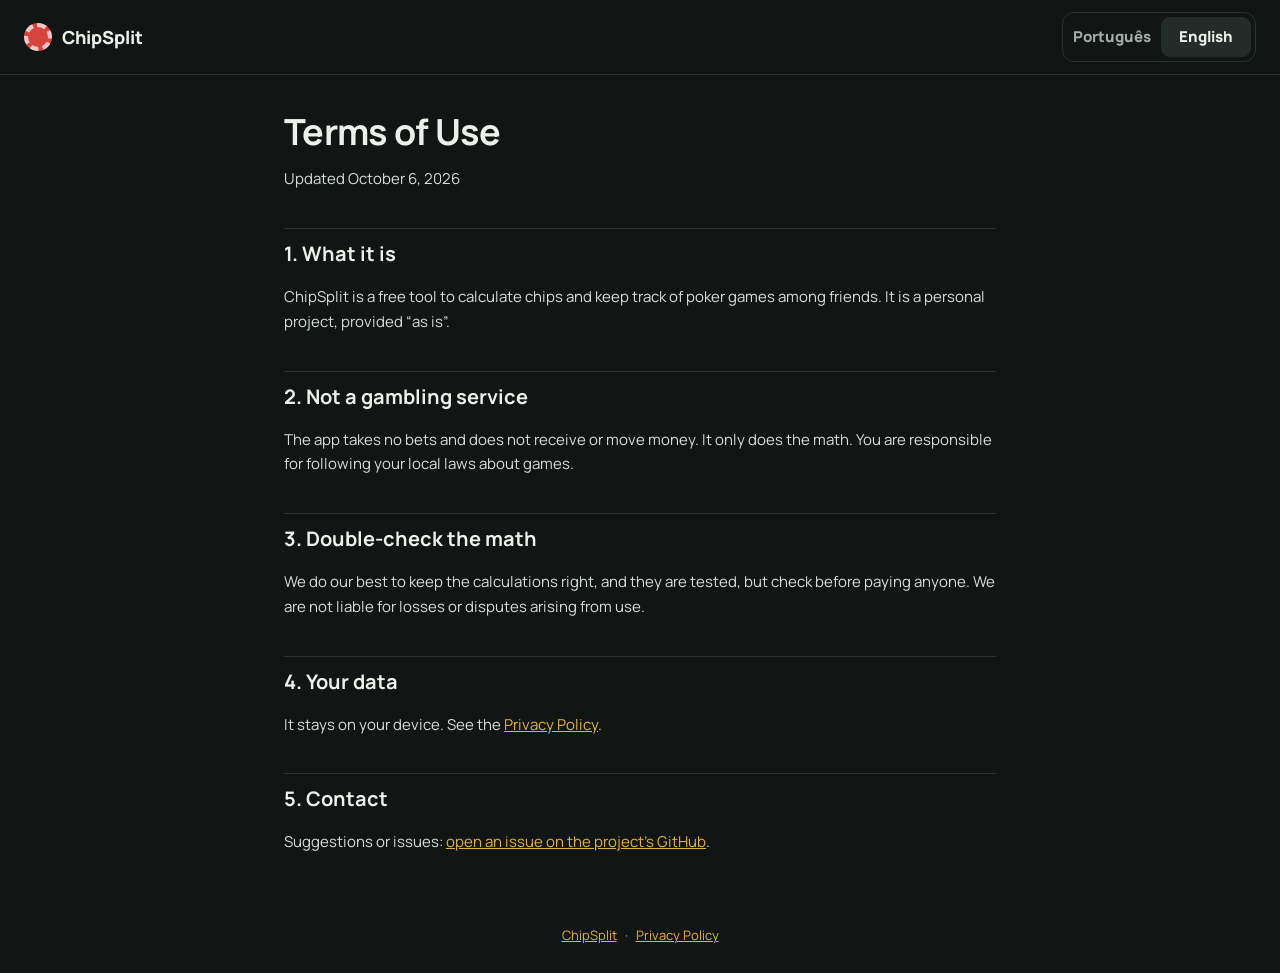
<file: termos.html>
<!doctype html>
<html lang="pt-BR">
<head>
  <meta charset="utf-8">
  <meta name="viewport" content="width=device-width, initial-scale=1">
  <title>Termos de Uso — ChipSplit</title>
  <link rel="preconnect" href="https://fonts.googleapis.com">
  <link href="https://fonts.googleapis.com/css2?family=Manrope:wght@400;600;700;800&family=JetBrains+Mono:wght@500;700&display=swap" rel="stylesheet">
  <link rel="stylesheet" href="styles.css">
  <link rel="icon" type="image/png" href="icons/icon-192.png">
</head>
<body class="legal-page">
  <header class="legal-top">
    <a href="index.html" class="legal-back"><span class="chip-logo" aria-hidden="true"></span> ChipSplit</a>
    <div class="seg legal-lang" role="group" aria-label="Idioma / Language">
      <button type="button" data-doc-lang="pt" aria-pressed="true">Português</button>
      <button type="button" data-doc-lang="en" aria-pressed="false">English</button>
    </div>
  </header>

  <article class="legal" lang="pt-BR" data-doc="pt">
    <h1>Termos de Uso</h1>
    <p class="legal-updated">Atualizados em 6 de outubro de 2026</p>
    <h2>1. O que é</h2>
    <p>O ChipSplit é uma ferramenta gratuita para calcular fichas e anotar partidas de poker entre amigos. É um projeto pessoal, oferecido “como está”.</p>
    <h2>2. Não é jogo de azar</h2>
    <p>O app não faz apostas, não recebe nem movimenta dinheiro. Ele só faz contas. Você é responsável por seguir as leis do seu lugar sobre jogos.</p>
    <h2>3. Confira as contas</h2>
    <p>Fazemos o possível para que os cálculos estejam certos, e eles são testados, mas confira antes de pagar alguém. Não nos responsabilizamos por perdas ou desentendimentos decorrentes do uso.</p>
    <h2>4. Seus dados</h2>
    <p>Ficam no seu aparelho. Veja a <a href="privacidade.html">Política de Privacidade</a>.</p>
    <h2>5. Contato</h2>
    <p>Sugestões ou problemas: <a href="https://github.com/Nicorivis/chipsplit/issues">abra uma issue no GitHub do projeto</a>.</p>
  </article>

  <article class="legal" lang="en" data-doc="en" hidden>
    <p class="legal-note" data-note-es hidden>Versión en inglés.</p>
    <p class="legal-note" data-note-zh hidden>英文版本。</p>
    <h1>Terms of Use</h1>
    <p class="legal-updated">Updated October 6, 2026</p>
    <h2>1. What it is</h2>
    <p>ChipSplit is a free tool to calculate chips and keep track of poker games among friends. It is a personal project, provided “as is”.</p>
    <h2>2. Not a gambling service</h2>
    <p>The app takes no bets and does not receive or move money. It only does the math. You are responsible for following your local laws about games.</p>
    <h2>3. Double-check the math</h2>
    <p>We do our best to keep the calculations right, and they are tested, but check before paying anyone. We are not liable for losses or disputes arising from use.</p>
    <h2>4. Your data</h2>
    <p>It stays on your device. See the <a href="privacidade.html">Privacy Policy</a>.</p>
    <h2>5. Contact</h2>
    <p>Suggestions or issues: <a href="https://github.com/Nicorivis/chipsplit/issues">open an issue on the project’s GitHub</a>.</p>
  </article>

  <footer class="foot">
    <a href="index.html">ChipSplit</a> · <a href="privacidade.html" data-link-privacy>Política de Privacidade</a>
  </footer>
  <script src="legal.js"></script>
</body>
</html>
</file>
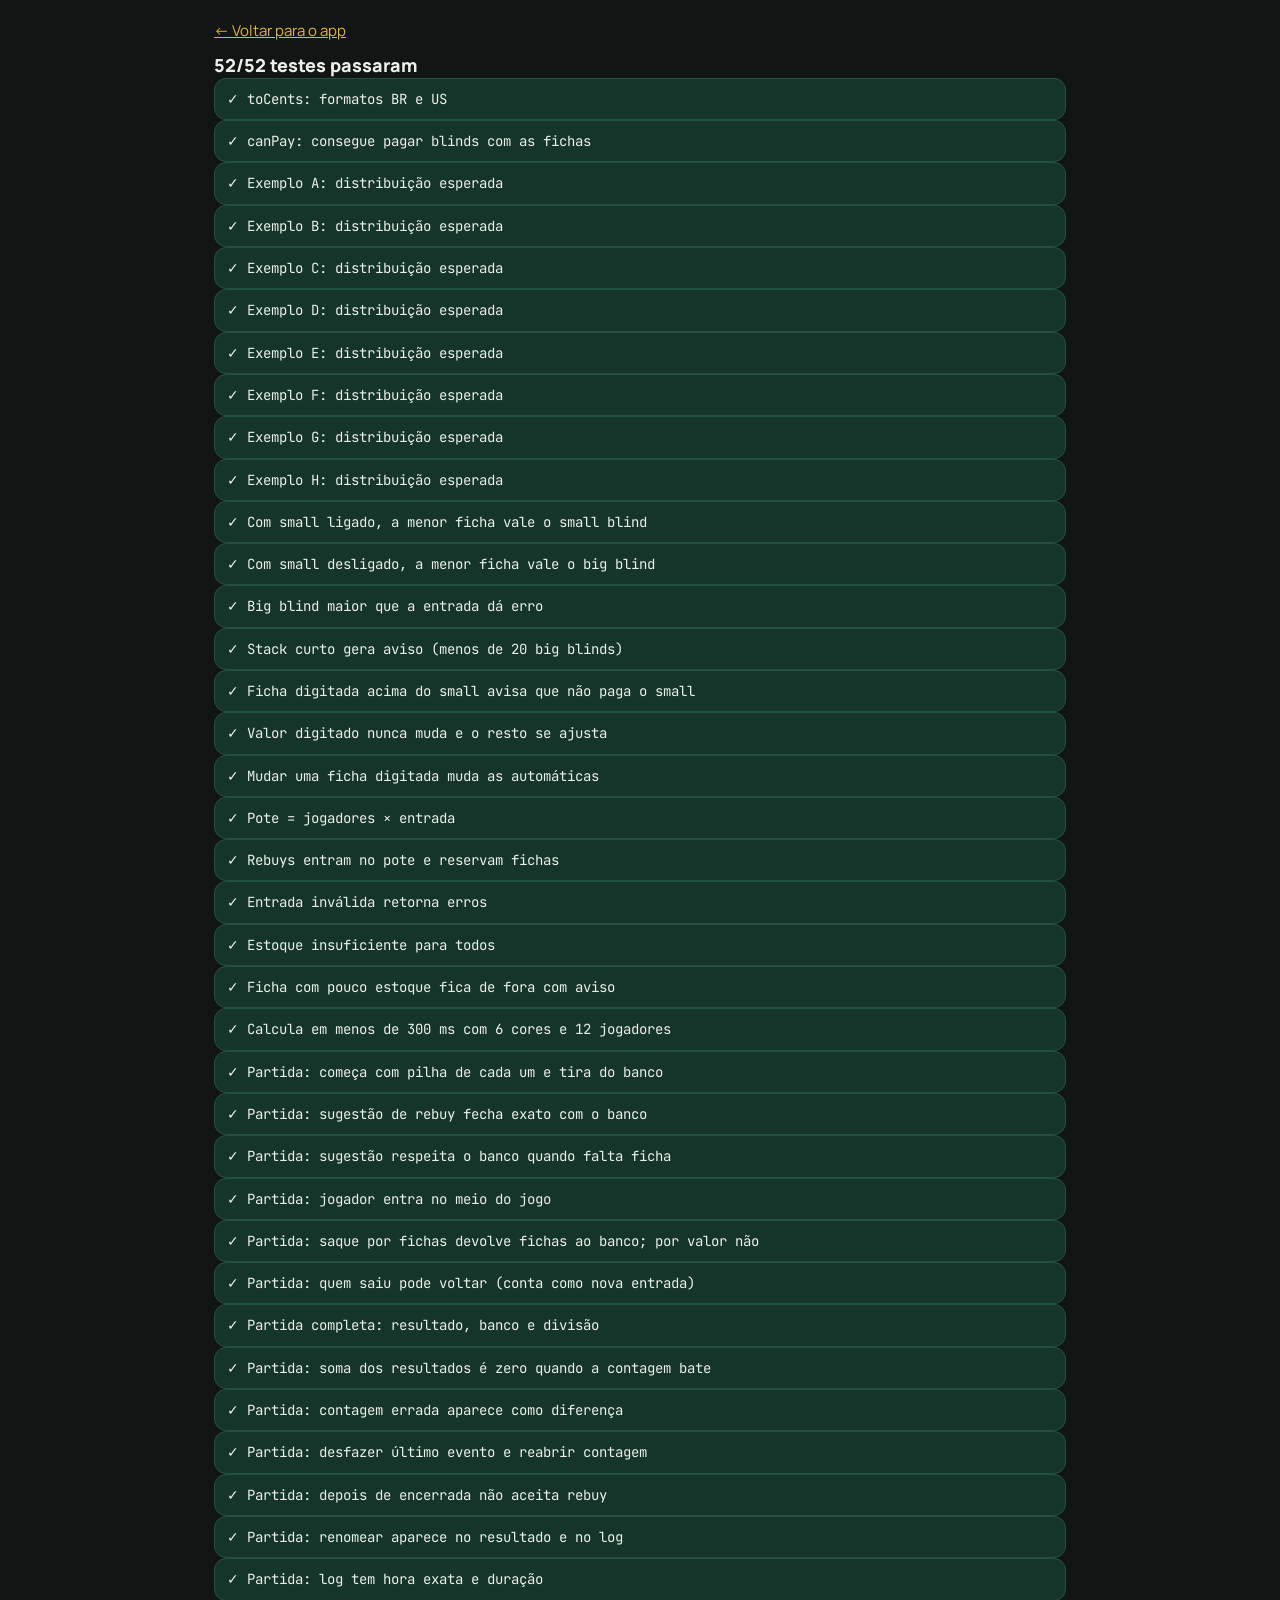
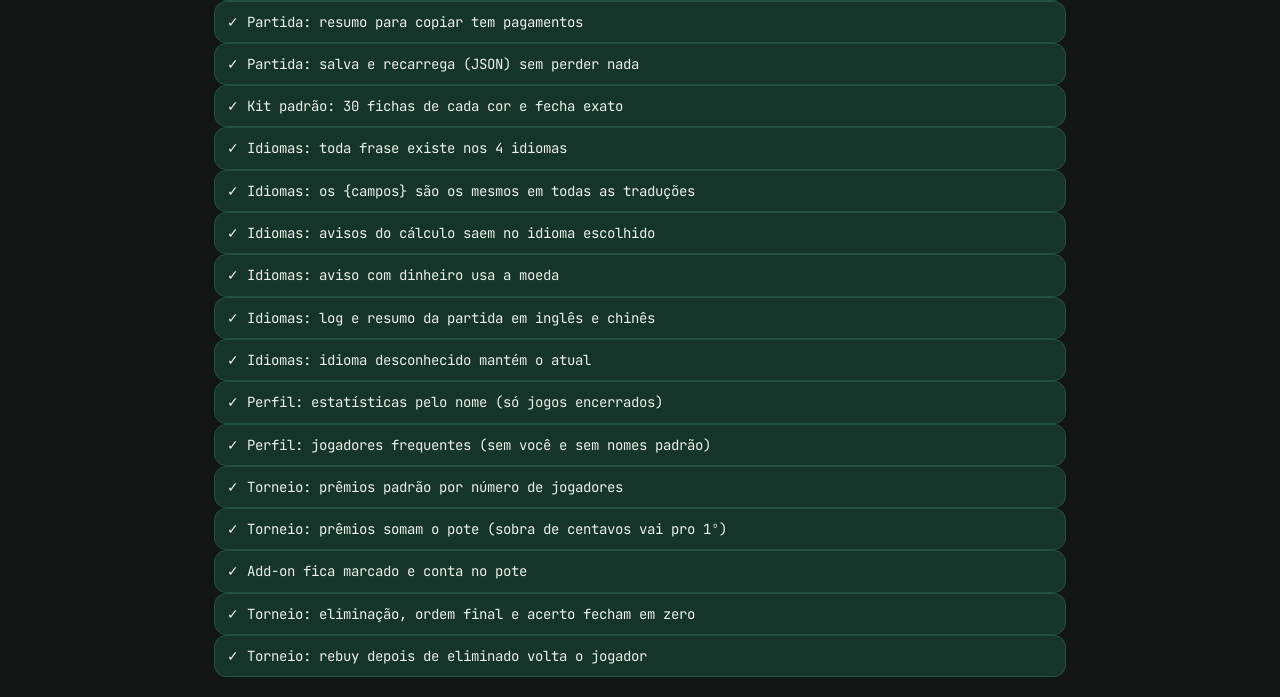
<file: tests.html>
<!doctype html>
<html lang="pt-BR">
<head>
  <meta charset="utf-8">
  <meta name="viewport" content="width=device-width, initial-scale=1">
  <title>ChipSplit — testes</title>
  <link href="https://fonts.googleapis.com/css2?family=Manrope:wght@400;700;800&family=JetBrains+Mono:wght@500;700&display=swap" rel="stylesheet">
  <link rel="stylesheet" href="styles.css">
</head>
<body>
  <main class="tests">
    <a href="index.html">← Voltar para o app</a>
    <div id="out"></div>
  </main>
  <script src="i18n.js"></script>
  <script src="chipsplit-core.js"></script>
  <script src="session-core.js"></script>
  <script src="examples.js"></script>
  <script src="tests/run-tests.js"></script>
</body>
</html>
</file>
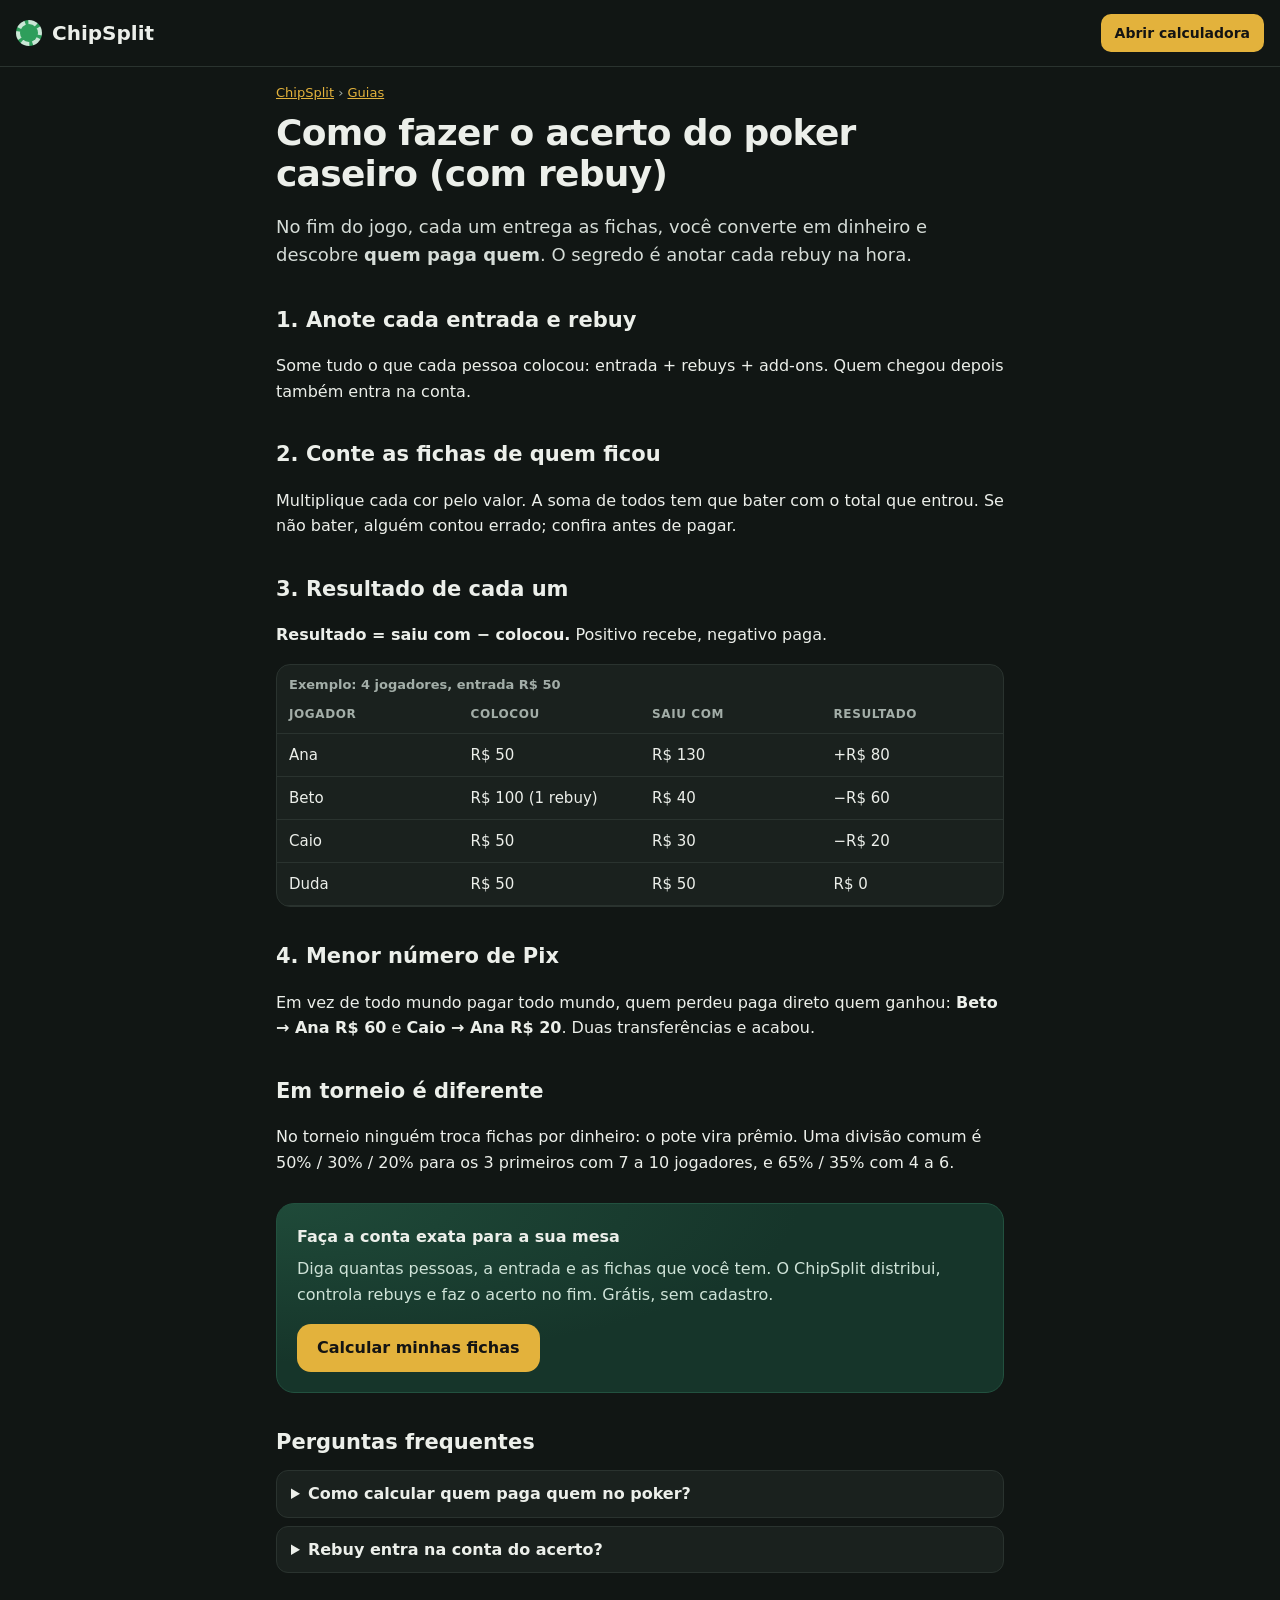
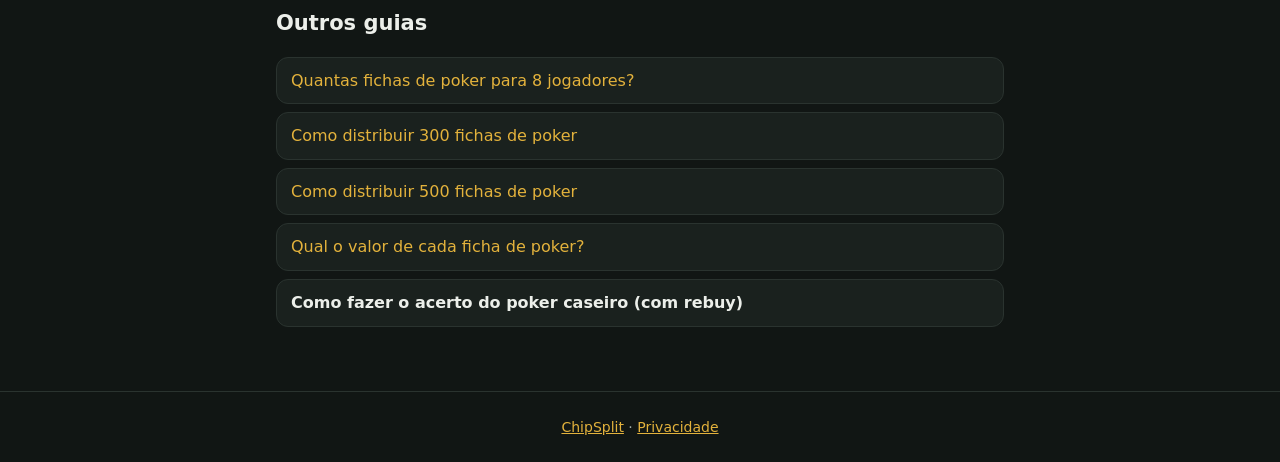
<file: guias/acerto-poker-caseiro-rebuy.html>
<!doctype html>
<html lang="pt-BR">
<head>
<meta charset="utf-8">
<meta name="viewport" content="width=device-width, initial-scale=1">
<title>Acerto do poker caseiro: rebuy, quem paga quem e como fechar a conta · ChipSplit</title>
<meta name="description" content="Como fazer o acerto no fim do poker em casa: conferir fichas, contar rebuys e calcular o menor número de transferências entre jogadores.">
<link rel="canonical" href="https://nicorivis.github.io/chipsplit/guias/acerto-poker-caseiro-rebuy.html">
<meta property="og:title" content="Acerto do poker caseiro: rebuy, quem paga quem e como fechar a conta">
<meta property="og:description" content="Como fazer o acerto no fim do poker em casa: conferir fichas, contar rebuys e calcular o menor número de transferências entre jogadores.">
<meta property="og:type" content="article">
<meta property="og:url" content="https://nicorivis.github.io/chipsplit/guias/acerto-poker-caseiro-rebuy.html">
<meta name="theme-color" content="#111614">
<link rel="icon" href="../icons/icon-192.png">
<link rel="stylesheet" href="guias.css">
<script type="application/ld+json">{"@context":"https://schema.org","@type":"FAQPage","mainEntity":[{"@type":"Question","name":"Como calcular quem paga quem no poker?","acceptedAnswer":{"@type":"Answer","text":"Resultado de cada um = fichas no fim − total que colocou. Quem está negativo paga direto quem está positivo, no menor número de transferências."}},{"@type":"Question","name":"Rebuy entra na conta do acerto?","acceptedAnswer":{"@type":"Answer","text":"Sim. Cada rebuy soma ao que a pessoa colocou e ao pote total."}}]}</script>
</head>
<body>
<header class="top"><a class="brand" href="../index.html"><span class="chip-logo" aria-hidden="true"></span>ChipSplit</a><a class="cta small" href="../index.html">Abrir calculadora</a></header>
<main>
<p class="crumbs"><a href="../index.html">ChipSplit</a> › <a href="index.html">Guias</a></p>
<h1>Como fazer o acerto do poker caseiro (com rebuy)</h1>
<p class="lead">No fim do jogo, cada um entrega as fichas, você converte em dinheiro e descobre <b>quem paga quem</b>. O segredo é anotar cada rebuy na hora.</p>
<h2>1. Anote cada entrada e rebuy</h2><p>Some tudo o que cada pessoa colocou: entrada + rebuys + add-ons. Quem chegou depois também entra na conta.</p>
<h2>2. Conte as fichas de quem ficou</h2><p>Multiplique cada cor pelo valor. A soma de todos tem que bater com o total que entrou. Se não bater, alguém contou errado; confira antes de pagar.</p>
<h2>3. Resultado de cada um</h2><p><b>Resultado = saiu com − colocou.</b> Positivo recebe, negativo paga.</p>
<table><caption>Exemplo: 4 jogadores, entrada R$&nbsp;50</caption><thead><tr><th>Jogador</th><th>Colocou</th><th>Saiu com</th><th>Resultado</th></tr></thead><tbody>
<tr><td>Ana</td><td>R$&nbsp;50</td><td>R$&nbsp;130</td><td>+R$&nbsp;80</td></tr><tr><td>Beto</td><td>R$&nbsp;100 (1 rebuy)</td><td>R$&nbsp;40</td><td>−R$&nbsp;60</td></tr><tr><td>Caio</td><td>R$&nbsp;50</td><td>R$&nbsp;30</td><td>−R$&nbsp;20</td></tr><tr><td>Duda</td><td>R$&nbsp;50</td><td>R$&nbsp;50</td><td>R$&nbsp;0</td></tr></tbody></table>
<h2>4. Menor número de Pix</h2><p>Em vez de todo mundo pagar todo mundo, quem perdeu paga direto quem ganhou: <b>Beto → Ana R$&nbsp;60</b> e <b>Caio → Ana R$&nbsp;20</b>. Duas transferências e acabou.</p>
<h2>Em torneio é diferente</h2><p>No torneio ninguém troca fichas por dinheiro: o pote vira prêmio. Uma divisão comum é 50% / 30% / 20% para os 3 primeiros com 7 a 10 jogadores, e 65% / 35% com 4 a 6.</p>
<aside class="cta-box"><b>Faça a conta exata para a sua mesa</b><p>Diga quantas pessoas, a entrada e as fichas que você tem. O ChipSplit distribui, controla rebuys e faz o acerto no fim. Grátis, sem cadastro.</p><a class="cta" href="../index.html">Calcular minhas fichas</a></aside>
<h2>Perguntas frequentes</h2>
<details><summary>Como calcular quem paga quem no poker?</summary><p>Resultado de cada um = fichas no fim − total que colocou. Quem está negativo paga direto quem está positivo, no menor número de transferências.</p></details>
<details><summary>Rebuy entra na conta do acerto?</summary><p>Sim. Cada rebuy soma ao que a pessoa colocou e ao pote total.</p></details>
<nav class="more"><h2>Outros guias</h2><ul><li><a href="quantas-fichas-de-poker-por-jogador.html">Quantas fichas de poker para 8 jogadores?</a></li><li><a href="como-distribuir-300-fichas-de-poker.html">Como distribuir 300 fichas de poker</a></li><li><a href="como-distribuir-500-fichas-de-poker.html">Como distribuir 500 fichas de poker</a></li><li><a href="valor-das-fichas-de-poker.html">Qual o valor de cada ficha de poker?</a></li><li><b>Como fazer o acerto do poker caseiro (com rebuy)</b></li></ul></nav>
</main>
<footer><a href="../index.html">ChipSplit</a> · <a href="../privacidade.html">Privacidade</a></footer>
</body>
</html>
</file>
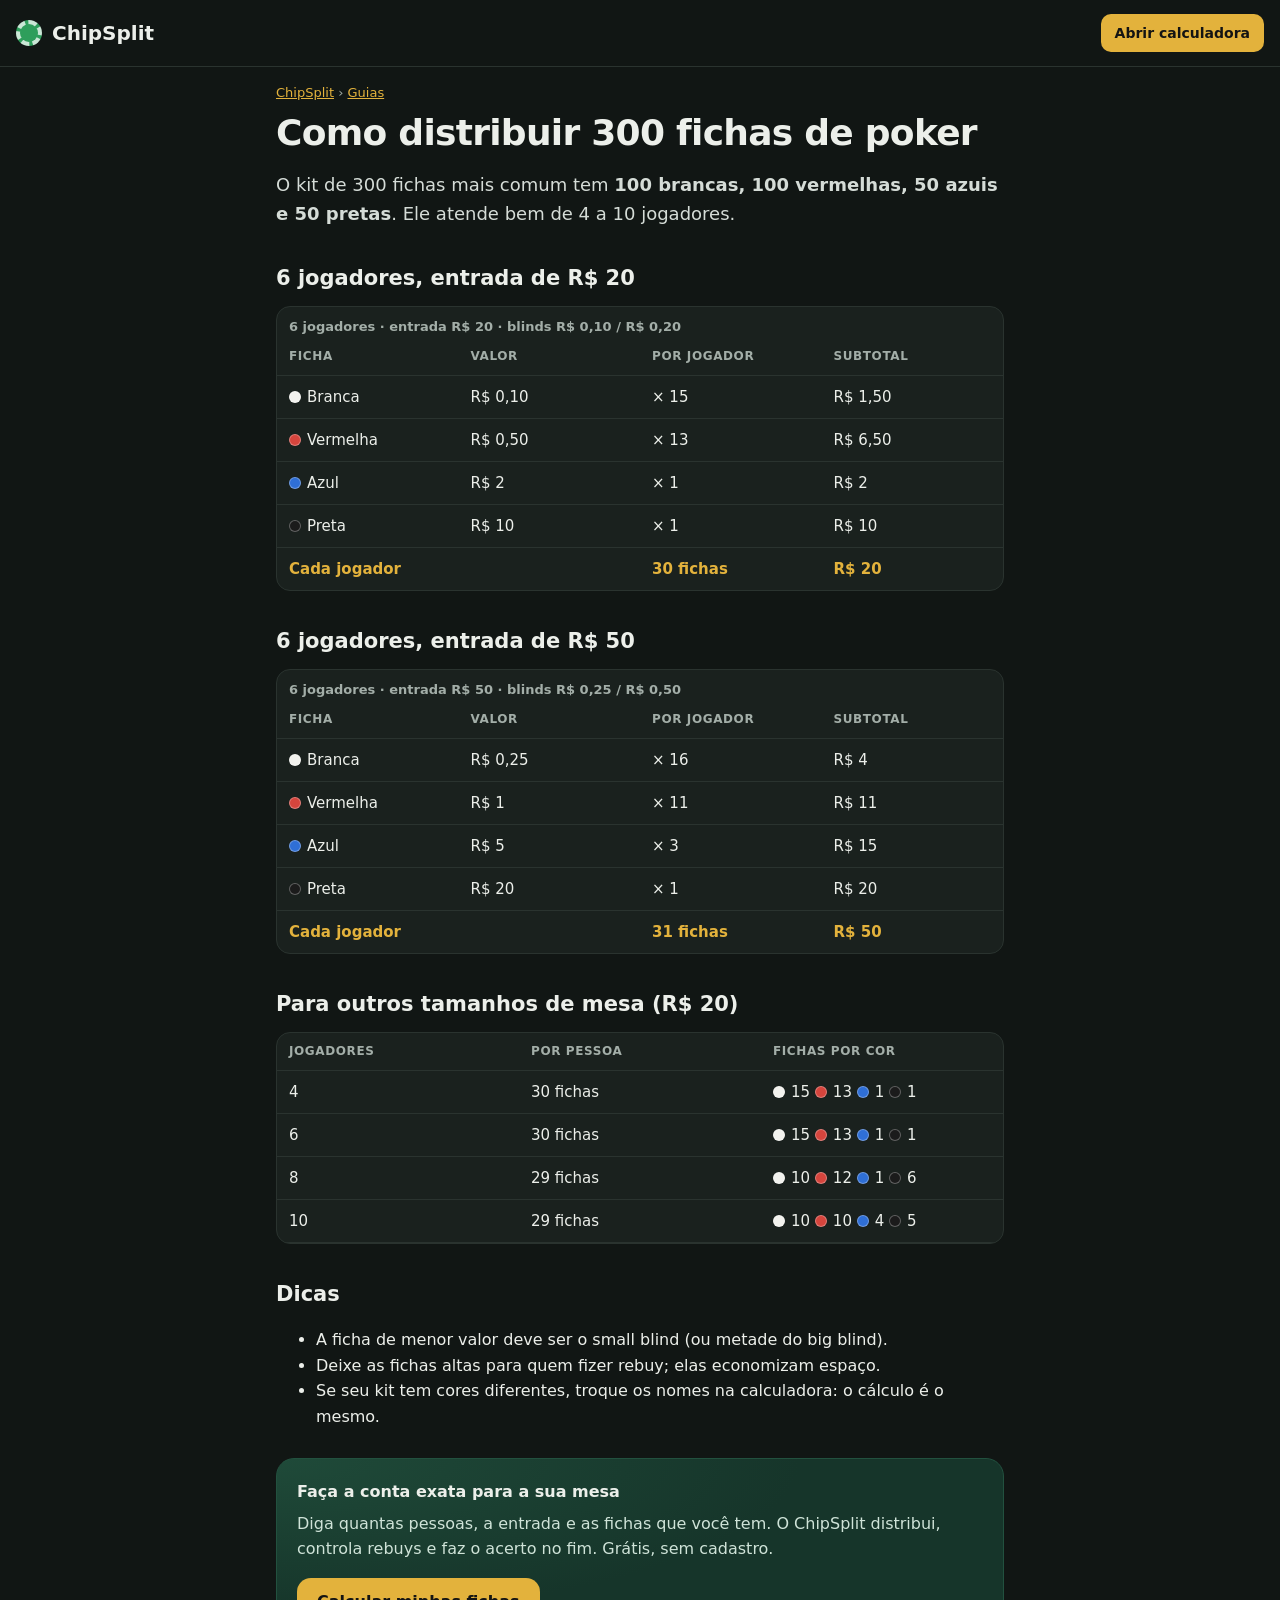
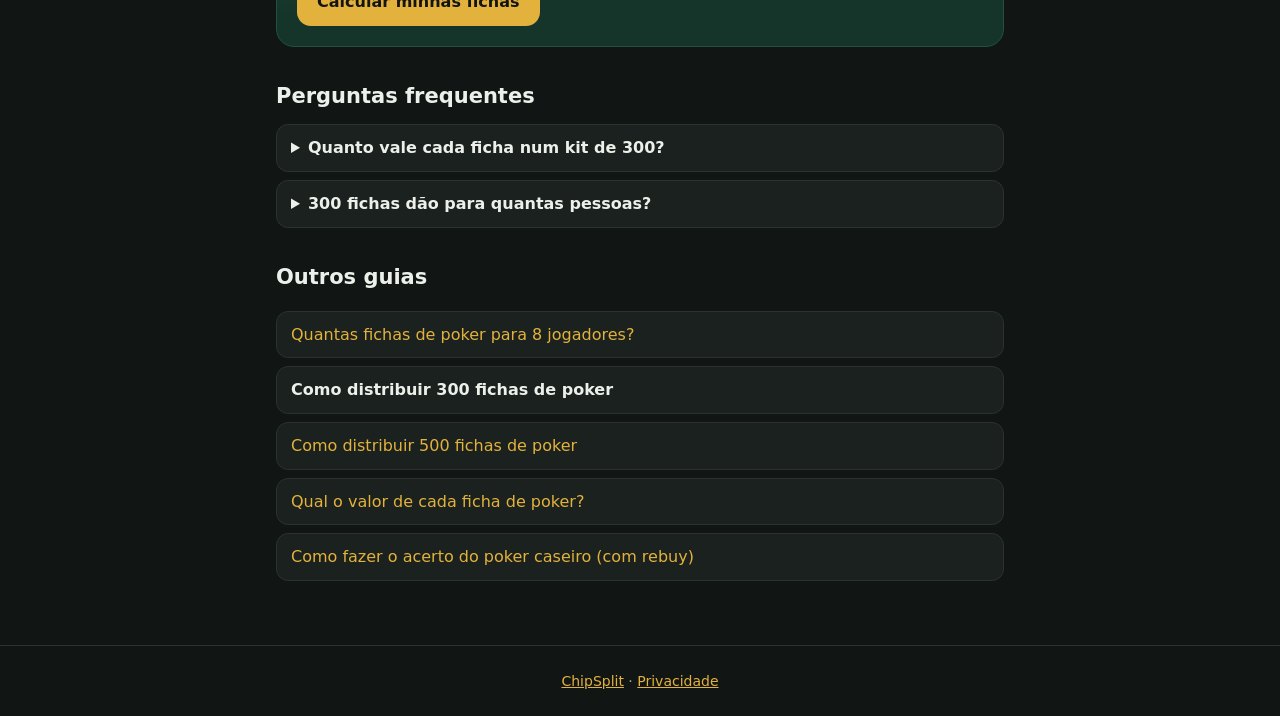
<file: guias/como-distribuir-300-fichas-de-poker.html>
<!doctype html>
<html lang="pt-BR">
<head>
<meta charset="utf-8">
<meta name="viewport" content="width=device-width, initial-scale=1">
<title>Como distribuir 300 fichas de poker: tabela por número de jogadores · ChipSplit</title>
<meta name="description" content="Distribuição pronta de um kit de 300 fichas (100 brancas, 100 vermelhas, 50 azuis, 50 pretas) para 4 a 10 jogadores, com valores e blinds.">
<link rel="canonical" href="https://nicorivis.github.io/chipsplit/guias/como-distribuir-300-fichas-de-poker.html">
<meta property="og:title" content="Como distribuir 300 fichas de poker: tabela por número de jogadores">
<meta property="og:description" content="Distribuição pronta de um kit de 300 fichas (100 brancas, 100 vermelhas, 50 azuis, 50 pretas) para 4 a 10 jogadores, com valores e blinds.">
<meta property="og:type" content="article">
<meta property="og:url" content="https://nicorivis.github.io/chipsplit/guias/como-distribuir-300-fichas-de-poker.html">
<meta name="theme-color" content="#111614">
<link rel="icon" href="../icons/icon-192.png">
<link rel="stylesheet" href="guias.css">
<script type="application/ld+json">{"@context":"https://schema.org","@type":"FAQPage","mainEntity":[{"@type":"Question","name":"Quanto vale cada ficha num kit de 300?","acceptedAnswer":{"@type":"Answer","text":"Depende da entrada. Com R$ 50 e blinds de R$ 0,25/0,50, a branca vale R$ 0,25 e a preta, a mais alta."}},{"@type":"Question","name":"300 fichas dão para quantas pessoas?","acceptedAnswer":{"@type":"Answer","text":"Até 10 jogadores com folga para alguns rebuys."}}]}</script>
</head>
<body>
<header class="top"><a class="brand" href="../index.html"><span class="chip-logo" aria-hidden="true"></span>ChipSplit</a><a class="cta small" href="../index.html">Abrir calculadora</a></header>
<main>
<p class="crumbs"><a href="../index.html">ChipSplit</a> › <a href="index.html">Guias</a></p>
<h1>Como distribuir 300 fichas de poker</h1>
<p class="lead">O kit de 300 fichas mais comum tem <b>100 brancas, 100 vermelhas, 50 azuis e 50 pretas</b>. Ele atende bem de 4 a 10 jogadores.</p>
<h2>6 jogadores, entrada de R$&nbsp;20</h2><table><caption>6 jogadores · entrada R$&nbsp;20 · blinds R$&nbsp;0,10 / R$&nbsp;0,20</caption>
<thead><tr><th>Ficha</th><th>Valor</th><th>Por jogador</th><th>Subtotal</th></tr></thead><tbody>
<tr><td><span class="dot" style="background:#F2F2EE"></span>Branca</td><td>R$&nbsp;0,10</td><td>× 15</td><td>R$&nbsp;1,50</td></tr>
<tr><td><span class="dot" style="background:#D6453D"></span>Vermelha</td><td>R$&nbsp;0,50</td><td>× 13</td><td>R$&nbsp;6,50</td></tr>
<tr><td><span class="dot" style="background:#2F6FD6"></span>Azul</td><td>R$&nbsp;2</td><td>× 1</td><td>R$&nbsp;2</td></tr>
<tr><td><span class="dot" style="background:#1B1B1B"></span>Preta</td><td>R$&nbsp;10</td><td>× 1</td><td>R$&nbsp;10</td></tr>
</tbody><tfoot><tr><td colspan="2">Cada jogador</td><td>30 fichas</td><td>R$&nbsp;20</td></tr></tfoot></table>
<h2>6 jogadores, entrada de R$&nbsp;50</h2><table><caption>6 jogadores · entrada R$&nbsp;50 · blinds R$&nbsp;0,25 / R$&nbsp;0,50</caption>
<thead><tr><th>Ficha</th><th>Valor</th><th>Por jogador</th><th>Subtotal</th></tr></thead><tbody>
<tr><td><span class="dot" style="background:#F2F2EE"></span>Branca</td><td>R$&nbsp;0,25</td><td>× 16</td><td>R$&nbsp;4</td></tr>
<tr><td><span class="dot" style="background:#D6453D"></span>Vermelha</td><td>R$&nbsp;1</td><td>× 11</td><td>R$&nbsp;11</td></tr>
<tr><td><span class="dot" style="background:#2F6FD6"></span>Azul</td><td>R$&nbsp;5</td><td>× 3</td><td>R$&nbsp;15</td></tr>
<tr><td><span class="dot" style="background:#1B1B1B"></span>Preta</td><td>R$&nbsp;20</td><td>× 1</td><td>R$&nbsp;20</td></tr>
</tbody><tfoot><tr><td colspan="2">Cada jogador</td><td>31 fichas</td><td>R$&nbsp;50</td></tr></tfoot></table>
<h2>Para outros tamanhos de mesa (R$&nbsp;20)</h2>
<table><thead><tr><th>Jogadores</th><th>Por pessoa</th><th>Fichas por cor</th></tr></thead><tbody><tr><td>4</td><td>30 fichas</td><td><span class="dot" style="background:#F2F2EE"></span>15 <span class="dot" style="background:#D6453D"></span>13 <span class="dot" style="background:#2F6FD6"></span>1 <span class="dot" style="background:#1B1B1B"></span>1</td></tr><tr><td>6</td><td>30 fichas</td><td><span class="dot" style="background:#F2F2EE"></span>15 <span class="dot" style="background:#D6453D"></span>13 <span class="dot" style="background:#2F6FD6"></span>1 <span class="dot" style="background:#1B1B1B"></span>1</td></tr><tr><td>8</td><td>29 fichas</td><td><span class="dot" style="background:#F2F2EE"></span>10 <span class="dot" style="background:#D6453D"></span>12 <span class="dot" style="background:#2F6FD6"></span>1 <span class="dot" style="background:#1B1B1B"></span>6</td></tr><tr><td>10</td><td>29 fichas</td><td><span class="dot" style="background:#F2F2EE"></span>10 <span class="dot" style="background:#D6453D"></span>10 <span class="dot" style="background:#2F6FD6"></span>4 <span class="dot" style="background:#1B1B1B"></span>5</td></tr></tbody></table>
<h2>Dicas</h2><ul><li>A ficha de menor valor deve ser o small blind (ou metade do big blind).</li><li>Deixe as fichas altas para quem fizer rebuy; elas economizam espaço.</li><li>Se seu kit tem cores diferentes, troque os nomes na calculadora: o cálculo é o mesmo.</li></ul>
<aside class="cta-box"><b>Faça a conta exata para a sua mesa</b><p>Diga quantas pessoas, a entrada e as fichas que você tem. O ChipSplit distribui, controla rebuys e faz o acerto no fim. Grátis, sem cadastro.</p><a class="cta" href="../index.html">Calcular minhas fichas</a></aside>
<h2>Perguntas frequentes</h2>
<details><summary>Quanto vale cada ficha num kit de 300?</summary><p>Depende da entrada. Com R$&nbsp;50 e blinds de R$&nbsp;0,25/0,50, a branca vale R$&nbsp;0,25 e a preta, a mais alta.</p></details>
<details><summary>300 fichas dão para quantas pessoas?</summary><p>Até 10 jogadores com folga para alguns rebuys.</p></details>
<nav class="more"><h2>Outros guias</h2><ul><li><a href="quantas-fichas-de-poker-por-jogador.html">Quantas fichas de poker para 8 jogadores?</a></li><li><b>Como distribuir 300 fichas de poker</b></li><li><a href="como-distribuir-500-fichas-de-poker.html">Como distribuir 500 fichas de poker</a></li><li><a href="valor-das-fichas-de-poker.html">Qual o valor de cada ficha de poker?</a></li><li><a href="acerto-poker-caseiro-rebuy.html">Como fazer o acerto do poker caseiro (com rebuy)</a></li></ul></nav>
</main>
<footer><a href="../index.html">ChipSplit</a> · <a href="../privacidade.html">Privacidade</a></footer>
</body>
</html>
</file>
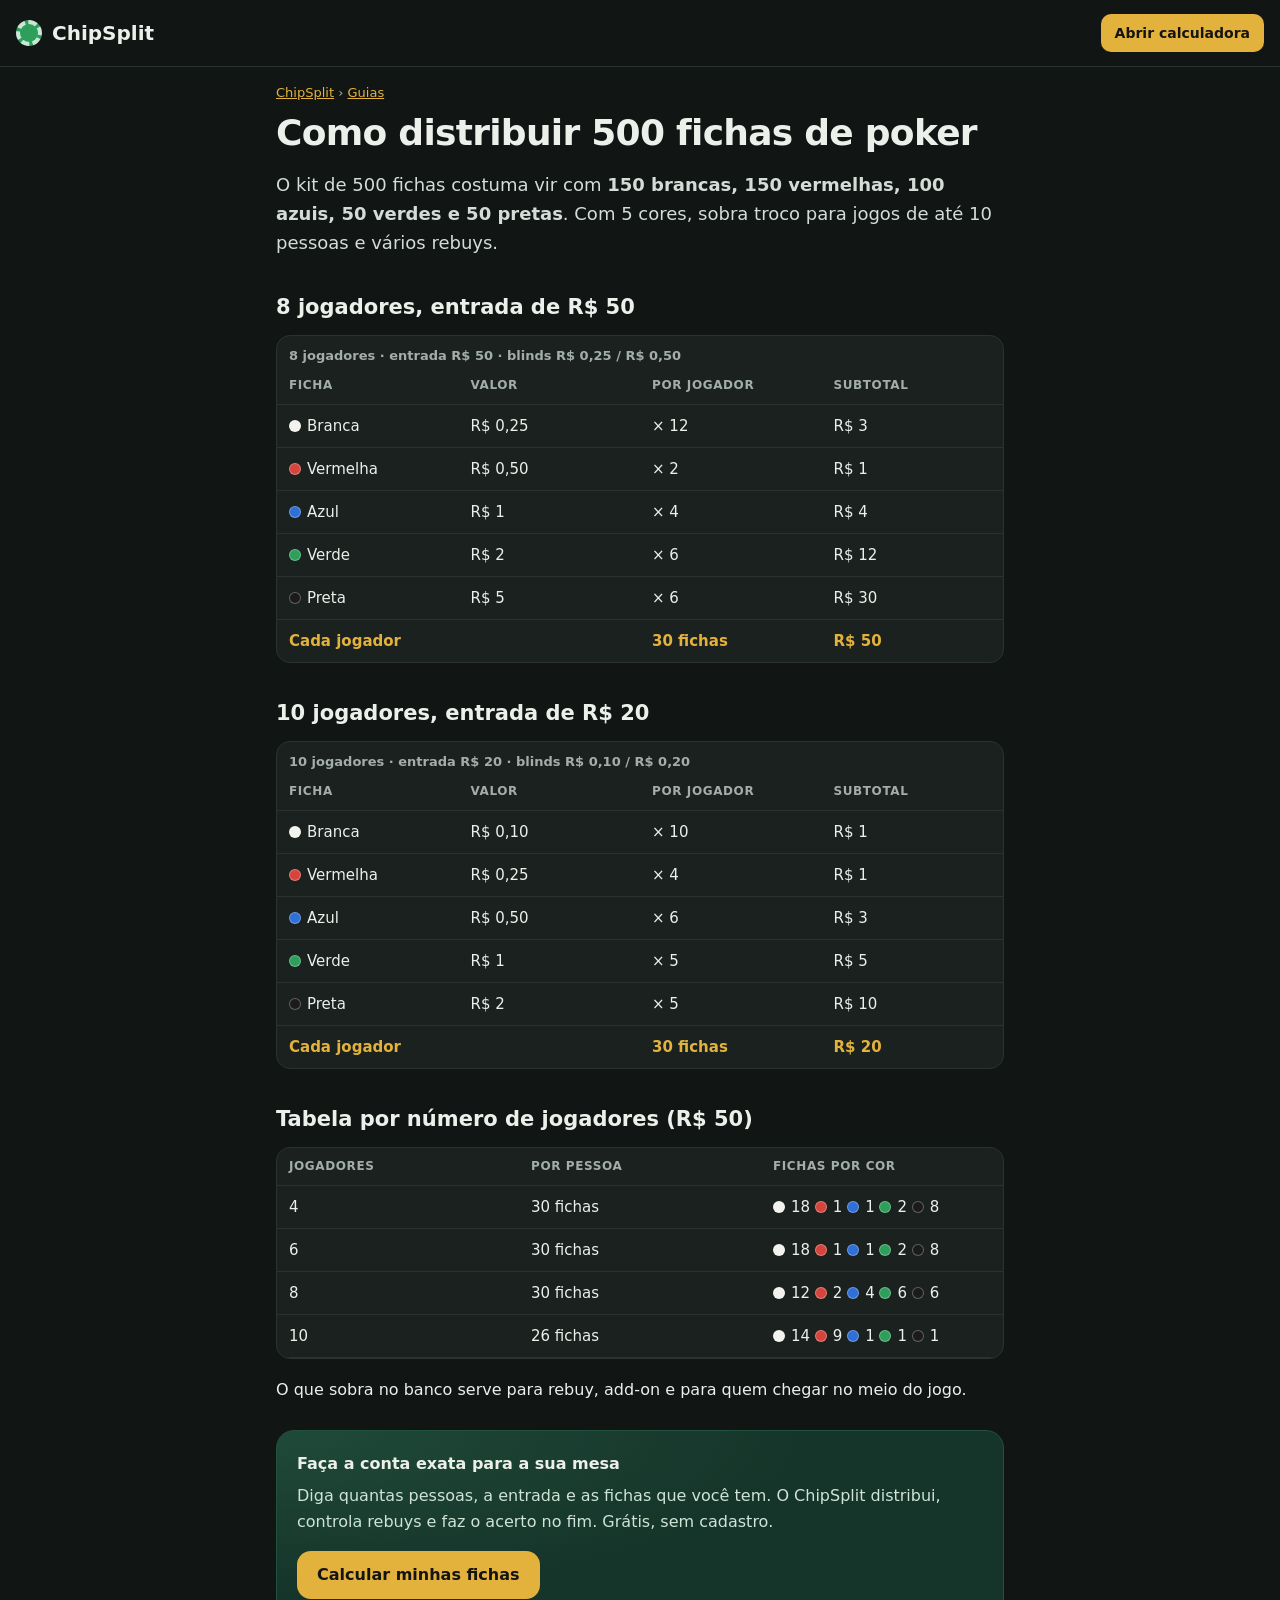
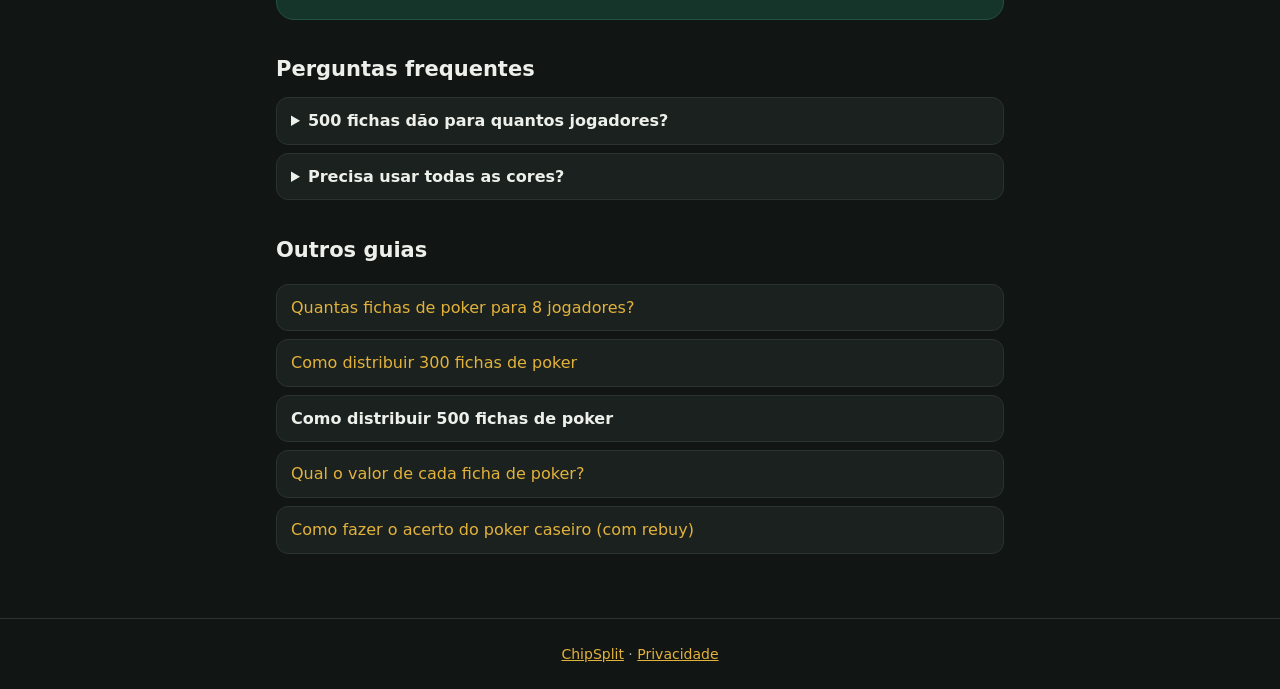
<file: guias/como-distribuir-500-fichas-de-poker.html>
<!doctype html>
<html lang="pt-BR">
<head>
<meta charset="utf-8">
<meta name="viewport" content="width=device-width, initial-scale=1">
<title>Como distribuir 500 fichas de poker: valores e quantidade por jogador · ChipSplit</title>
<meta name="description" content="Distribuição de um kit de 500 fichas (150 brancas, 150 vermelhas, 100 azuis, 50 verdes, 50 pretas) para 4 a 10 jogadores.">
<link rel="canonical" href="https://nicorivis.github.io/chipsplit/guias/como-distribuir-500-fichas-de-poker.html">
<meta property="og:title" content="Como distribuir 500 fichas de poker: valores e quantidade por jogador">
<meta property="og:description" content="Distribuição de um kit de 500 fichas (150 brancas, 150 vermelhas, 100 azuis, 50 verdes, 50 pretas) para 4 a 10 jogadores.">
<meta property="og:type" content="article">
<meta property="og:url" content="https://nicorivis.github.io/chipsplit/guias/como-distribuir-500-fichas-de-poker.html">
<meta name="theme-color" content="#111614">
<link rel="icon" href="../icons/icon-192.png">
<link rel="stylesheet" href="guias.css">
<script type="application/ld+json">{"@context":"https://schema.org","@type":"FAQPage","mainEntity":[{"@type":"Question","name":"500 fichas dão para quantos jogadores?","acceptedAnswer":{"@type":"Answer","text":"Para até 10 jogadores, com 20 a 30 fichas cada e reserva para rebuys."}},{"@type":"Question","name":"Precisa usar todas as cores?","acceptedAnswer":{"@type":"Answer","text":"Não. Com entradas baixas, as fichas mais altas podem ficar só para rebuys."}}]}</script>
</head>
<body>
<header class="top"><a class="brand" href="../index.html"><span class="chip-logo" aria-hidden="true"></span>ChipSplit</a><a class="cta small" href="../index.html">Abrir calculadora</a></header>
<main>
<p class="crumbs"><a href="../index.html">ChipSplit</a> › <a href="index.html">Guias</a></p>
<h1>Como distribuir 500 fichas de poker</h1>
<p class="lead">O kit de 500 fichas costuma vir com <b>150 brancas, 150 vermelhas, 100 azuis, 50 verdes e 50 pretas</b>. Com 5 cores, sobra troco para jogos de até 10 pessoas e vários rebuys.</p>
<h2>8 jogadores, entrada de R$&nbsp;50</h2><table><caption>8 jogadores · entrada R$&nbsp;50 · blinds R$&nbsp;0,25 / R$&nbsp;0,50</caption>
<thead><tr><th>Ficha</th><th>Valor</th><th>Por jogador</th><th>Subtotal</th></tr></thead><tbody>
<tr><td><span class="dot" style="background:#F2F2EE"></span>Branca</td><td>R$&nbsp;0,25</td><td>× 12</td><td>R$&nbsp;3</td></tr>
<tr><td><span class="dot" style="background:#D6453D"></span>Vermelha</td><td>R$&nbsp;0,50</td><td>× 2</td><td>R$&nbsp;1</td></tr>
<tr><td><span class="dot" style="background:#2F6FD6"></span>Azul</td><td>R$&nbsp;1</td><td>× 4</td><td>R$&nbsp;4</td></tr>
<tr><td><span class="dot" style="background:#2E9E5B"></span>Verde</td><td>R$&nbsp;2</td><td>× 6</td><td>R$&nbsp;12</td></tr>
<tr><td><span class="dot" style="background:#1B1B1B"></span>Preta</td><td>R$&nbsp;5</td><td>× 6</td><td>R$&nbsp;30</td></tr>
</tbody><tfoot><tr><td colspan="2">Cada jogador</td><td>30 fichas</td><td>R$&nbsp;50</td></tr></tfoot></table>
<h2>10 jogadores, entrada de R$&nbsp;20</h2><table><caption>10 jogadores · entrada R$&nbsp;20 · blinds R$&nbsp;0,10 / R$&nbsp;0,20</caption>
<thead><tr><th>Ficha</th><th>Valor</th><th>Por jogador</th><th>Subtotal</th></tr></thead><tbody>
<tr><td><span class="dot" style="background:#F2F2EE"></span>Branca</td><td>R$&nbsp;0,10</td><td>× 10</td><td>R$&nbsp;1</td></tr>
<tr><td><span class="dot" style="background:#D6453D"></span>Vermelha</td><td>R$&nbsp;0,25</td><td>× 4</td><td>R$&nbsp;1</td></tr>
<tr><td><span class="dot" style="background:#2F6FD6"></span>Azul</td><td>R$&nbsp;0,50</td><td>× 6</td><td>R$&nbsp;3</td></tr>
<tr><td><span class="dot" style="background:#2E9E5B"></span>Verde</td><td>R$&nbsp;1</td><td>× 5</td><td>R$&nbsp;5</td></tr>
<tr><td><span class="dot" style="background:#1B1B1B"></span>Preta</td><td>R$&nbsp;2</td><td>× 5</td><td>R$&nbsp;10</td></tr>
</tbody><tfoot><tr><td colspan="2">Cada jogador</td><td>30 fichas</td><td>R$&nbsp;20</td></tr></tfoot></table>
<h2>Tabela por número de jogadores (R$&nbsp;50)</h2>
<table><thead><tr><th>Jogadores</th><th>Por pessoa</th><th>Fichas por cor</th></tr></thead><tbody><tr><td>4</td><td>30 fichas</td><td><span class="dot" style="background:#F2F2EE"></span>18 <span class="dot" style="background:#D6453D"></span>1 <span class="dot" style="background:#2F6FD6"></span>1 <span class="dot" style="background:#2E9E5B"></span>2 <span class="dot" style="background:#1B1B1B"></span>8</td></tr><tr><td>6</td><td>30 fichas</td><td><span class="dot" style="background:#F2F2EE"></span>18 <span class="dot" style="background:#D6453D"></span>1 <span class="dot" style="background:#2F6FD6"></span>1 <span class="dot" style="background:#2E9E5B"></span>2 <span class="dot" style="background:#1B1B1B"></span>8</td></tr><tr><td>8</td><td>30 fichas</td><td><span class="dot" style="background:#F2F2EE"></span>12 <span class="dot" style="background:#D6453D"></span>2 <span class="dot" style="background:#2F6FD6"></span>4 <span class="dot" style="background:#2E9E5B"></span>6 <span class="dot" style="background:#1B1B1B"></span>6</td></tr><tr><td>10</td><td>26 fichas</td><td><span class="dot" style="background:#F2F2EE"></span>14 <span class="dot" style="background:#D6453D"></span>9 <span class="dot" style="background:#2F6FD6"></span>1 <span class="dot" style="background:#2E9E5B"></span>1 <span class="dot" style="background:#1B1B1B"></span>1</td></tr></tbody></table>
<p>O que sobra no banco serve para rebuy, add-on e para quem chegar no meio do jogo.</p>
<aside class="cta-box"><b>Faça a conta exata para a sua mesa</b><p>Diga quantas pessoas, a entrada e as fichas que você tem. O ChipSplit distribui, controla rebuys e faz o acerto no fim. Grátis, sem cadastro.</p><a class="cta" href="../index.html">Calcular minhas fichas</a></aside>
<h2>Perguntas frequentes</h2>
<details><summary>500 fichas dão para quantos jogadores?</summary><p>Para até 10 jogadores, com 20 a 30 fichas cada e reserva para rebuys.</p></details>
<details><summary>Precisa usar todas as cores?</summary><p>Não. Com entradas baixas, as fichas mais altas podem ficar só para rebuys.</p></details>
<nav class="more"><h2>Outros guias</h2><ul><li><a href="quantas-fichas-de-poker-por-jogador.html">Quantas fichas de poker para 8 jogadores?</a></li><li><a href="como-distribuir-300-fichas-de-poker.html">Como distribuir 300 fichas de poker</a></li><li><b>Como distribuir 500 fichas de poker</b></li><li><a href="valor-das-fichas-de-poker.html">Qual o valor de cada ficha de poker?</a></li><li><a href="acerto-poker-caseiro-rebuy.html">Como fazer o acerto do poker caseiro (com rebuy)</a></li></ul></nav>
</main>
<footer><a href="../index.html">ChipSplit</a> · <a href="../privacidade.html">Privacidade</a></footer>
</body>
</html>
</file>
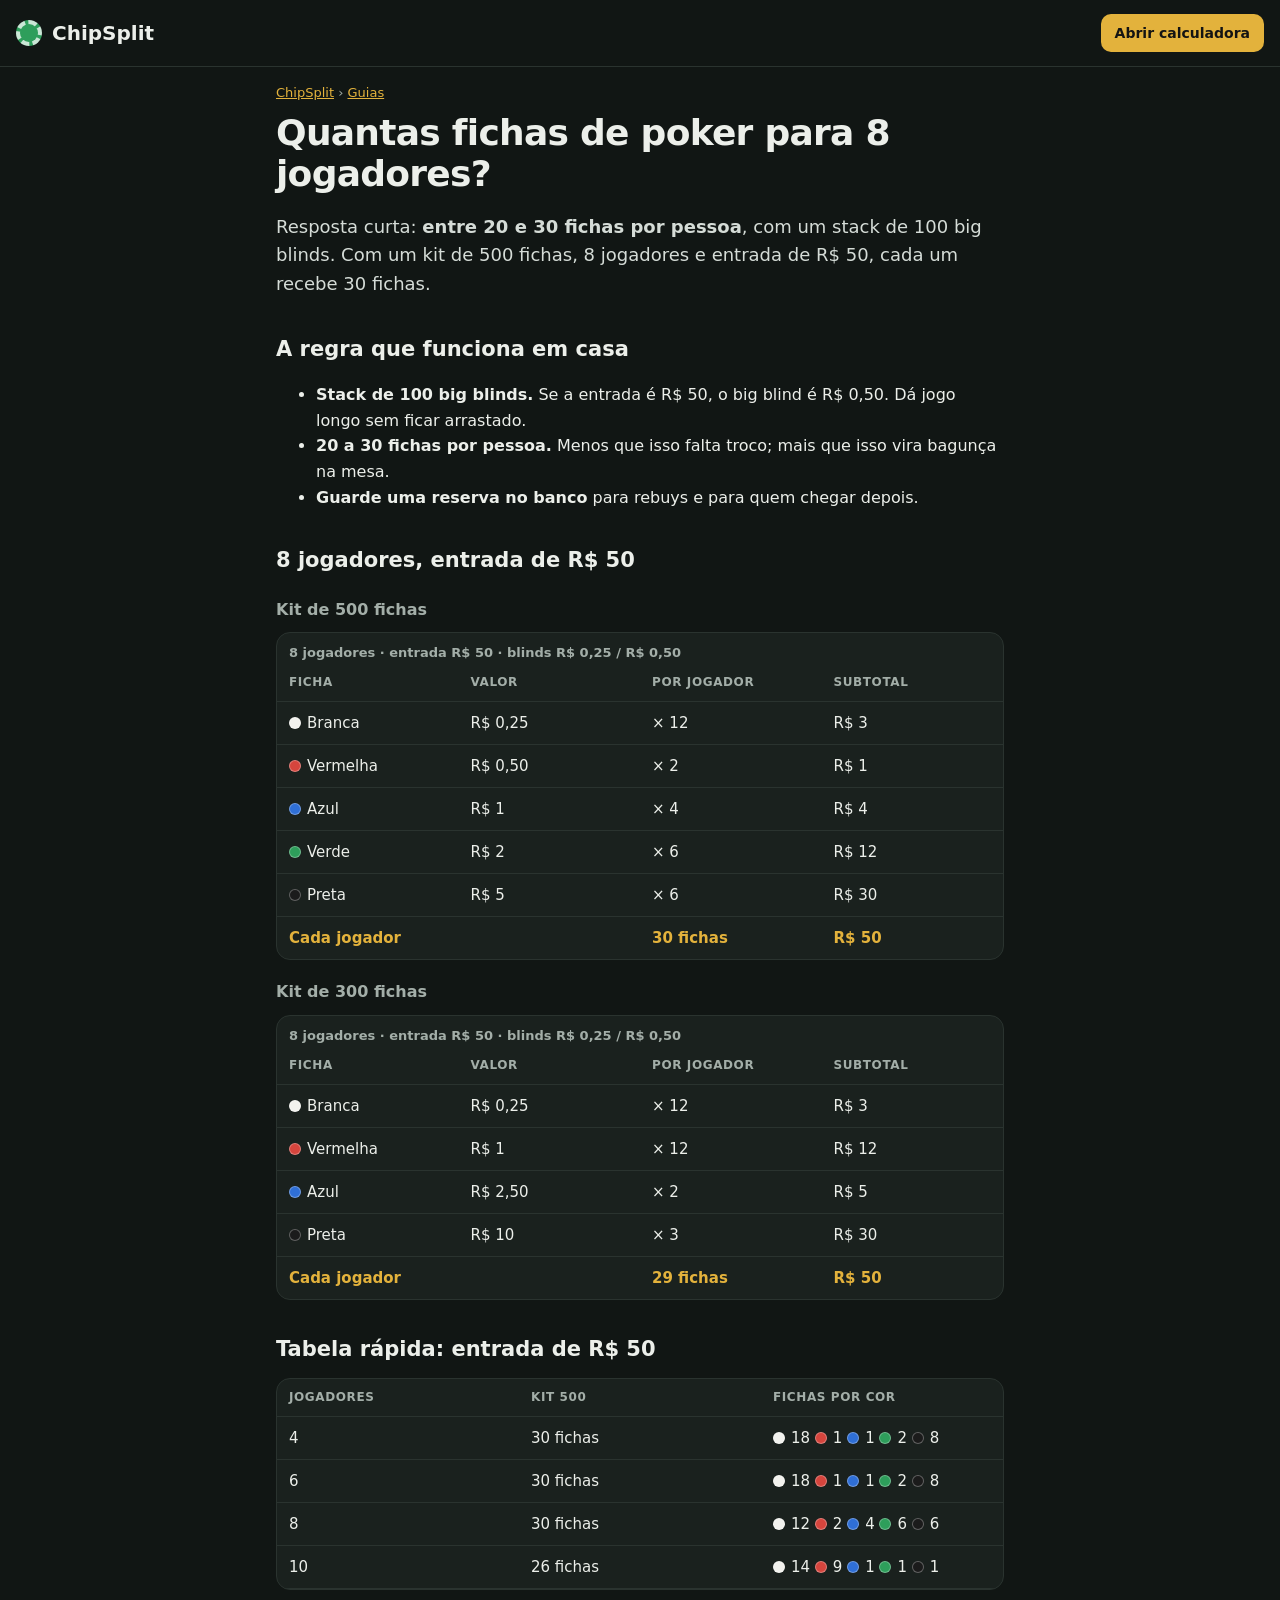
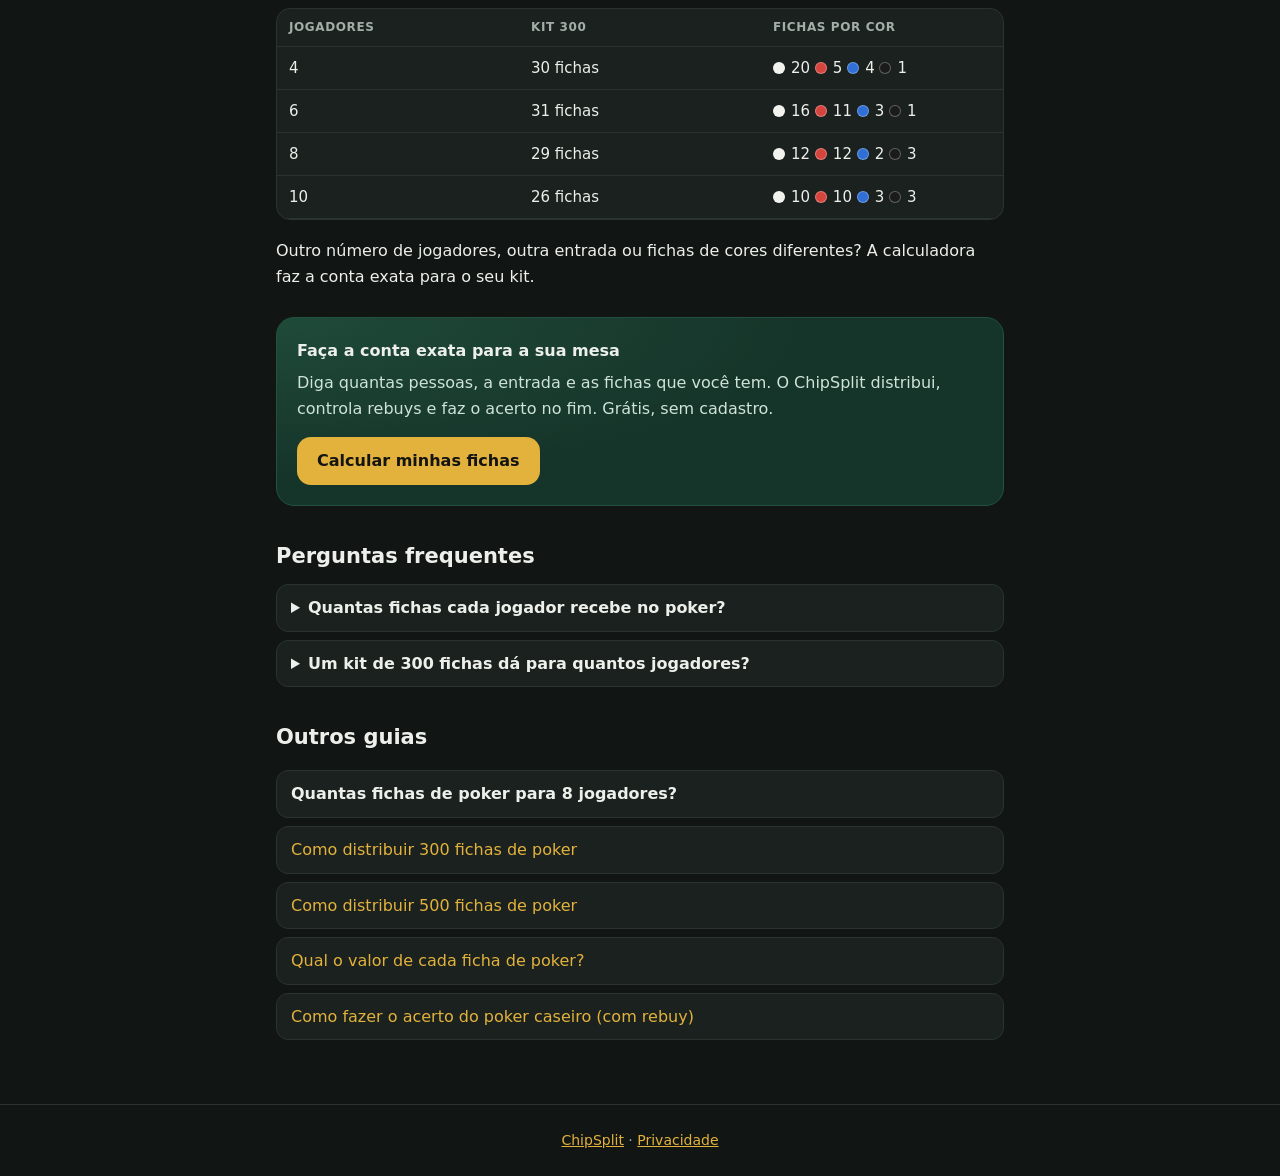
<file: guias/quantas-fichas-de-poker-por-jogador.html>
<!doctype html>
<html lang="pt-BR">
<head>
<meta charset="utf-8">
<meta name="viewport" content="width=device-width, initial-scale=1">
<title>Quantas fichas de poker para 8 jogadores (e para 4 a 10) · ChipSplit</title>
<meta name="description" content="Quantas fichas cada jogador deve receber no poker caseiro: tabela pronta para 4, 6, 8 e 10 jogadores com kits de 300 e 500 fichas.">
<link rel="canonical" href="https://nicorivis.github.io/chipsplit/guias/quantas-fichas-de-poker-por-jogador.html">
<meta property="og:title" content="Quantas fichas de poker para 8 jogadores (e para 4 a 10)">
<meta property="og:description" content="Quantas fichas cada jogador deve receber no poker caseiro: tabela pronta para 4, 6, 8 e 10 jogadores com kits de 300 e 500 fichas.">
<meta property="og:type" content="article">
<meta property="og:url" content="https://nicorivis.github.io/chipsplit/guias/quantas-fichas-de-poker-por-jogador.html">
<meta name="theme-color" content="#111614">
<link rel="icon" href="../icons/icon-192.png">
<link rel="stylesheet" href="guias.css">
<script type="application/ld+json">{"@context":"https://schema.org","@type":"FAQPage","mainEntity":[{"@type":"Question","name":"Quantas fichas cada jogador recebe no poker?","acceptedAnswer":{"@type":"Answer","text":"Entre 20 e 30 fichas, somando um stack de cerca de 100 big blinds."}},{"@type":"Question","name":"Um kit de 300 fichas dá para quantos jogadores?","acceptedAnswer":{"@type":"Answer","text":"Dá para até 10 jogadores, com 20 a 30 fichas cada e alguma reserva no banco."}}]}</script>
</head>
<body>
<header class="top"><a class="brand" href="../index.html"><span class="chip-logo" aria-hidden="true"></span>ChipSplit</a><a class="cta small" href="../index.html">Abrir calculadora</a></header>
<main>
<p class="crumbs"><a href="../index.html">ChipSplit</a> › <a href="index.html">Guias</a></p>
<h1>Quantas fichas de poker para 8 jogadores?</h1>
<p class="lead">Resposta curta: <b>entre 20 e 30 fichas por pessoa</b>, com um stack de 100 big blinds. Com um kit de 500 fichas, 8 jogadores e entrada de R$&nbsp;50, cada um recebe 30 fichas.</p>
<h2>A regra que funciona em casa</h2>
<ul><li><b>Stack de 100 big blinds.</b> Se a entrada é R$&nbsp;50, o big blind é R$&nbsp;0,50. Dá jogo longo sem ficar arrastado.</li>
<li><b>20 a 30 fichas por pessoa.</b> Menos que isso falta troco; mais que isso vira bagunça na mesa.</li>
<li><b>Guarde uma reserva no banco</b> para rebuys e para quem chegar depois.</li></ul>
<h2>8 jogadores, entrada de R$&nbsp;50</h2>
<h3>Kit de 500 fichas</h3><table><caption>8 jogadores · entrada R$&nbsp;50 · blinds R$&nbsp;0,25 / R$&nbsp;0,50</caption>
<thead><tr><th>Ficha</th><th>Valor</th><th>Por jogador</th><th>Subtotal</th></tr></thead><tbody>
<tr><td><span class="dot" style="background:#F2F2EE"></span>Branca</td><td>R$&nbsp;0,25</td><td>× 12</td><td>R$&nbsp;3</td></tr>
<tr><td><span class="dot" style="background:#D6453D"></span>Vermelha</td><td>R$&nbsp;0,50</td><td>× 2</td><td>R$&nbsp;1</td></tr>
<tr><td><span class="dot" style="background:#2F6FD6"></span>Azul</td><td>R$&nbsp;1</td><td>× 4</td><td>R$&nbsp;4</td></tr>
<tr><td><span class="dot" style="background:#2E9E5B"></span>Verde</td><td>R$&nbsp;2</td><td>× 6</td><td>R$&nbsp;12</td></tr>
<tr><td><span class="dot" style="background:#1B1B1B"></span>Preta</td><td>R$&nbsp;5</td><td>× 6</td><td>R$&nbsp;30</td></tr>
</tbody><tfoot><tr><td colspan="2">Cada jogador</td><td>30 fichas</td><td>R$&nbsp;50</td></tr></tfoot></table>
<h3>Kit de 300 fichas</h3><table><caption>8 jogadores · entrada R$&nbsp;50 · blinds R$&nbsp;0,25 / R$&nbsp;0,50</caption>
<thead><tr><th>Ficha</th><th>Valor</th><th>Por jogador</th><th>Subtotal</th></tr></thead><tbody>
<tr><td><span class="dot" style="background:#F2F2EE"></span>Branca</td><td>R$&nbsp;0,25</td><td>× 12</td><td>R$&nbsp;3</td></tr>
<tr><td><span class="dot" style="background:#D6453D"></span>Vermelha</td><td>R$&nbsp;1</td><td>× 12</td><td>R$&nbsp;12</td></tr>
<tr><td><span class="dot" style="background:#2F6FD6"></span>Azul</td><td>R$&nbsp;2,50</td><td>× 2</td><td>R$&nbsp;5</td></tr>
<tr><td><span class="dot" style="background:#1B1B1B"></span>Preta</td><td>R$&nbsp;10</td><td>× 3</td><td>R$&nbsp;30</td></tr>
</tbody><tfoot><tr><td colspan="2">Cada jogador</td><td>29 fichas</td><td>R$&nbsp;50</td></tr></tfoot></table>
<h2>Tabela rápida: entrada de R$&nbsp;50</h2>
<table><thead><tr><th>Jogadores</th><th>Kit 500</th><th>Fichas por cor</th></tr></thead><tbody><tr><td>4</td><td>30 fichas</td><td><span class="dot" style="background:#F2F2EE"></span>18 <span class="dot" style="background:#D6453D"></span>1 <span class="dot" style="background:#2F6FD6"></span>1 <span class="dot" style="background:#2E9E5B"></span>2 <span class="dot" style="background:#1B1B1B"></span>8</td></tr><tr><td>6</td><td>30 fichas</td><td><span class="dot" style="background:#F2F2EE"></span>18 <span class="dot" style="background:#D6453D"></span>1 <span class="dot" style="background:#2F6FD6"></span>1 <span class="dot" style="background:#2E9E5B"></span>2 <span class="dot" style="background:#1B1B1B"></span>8</td></tr><tr><td>8</td><td>30 fichas</td><td><span class="dot" style="background:#F2F2EE"></span>12 <span class="dot" style="background:#D6453D"></span>2 <span class="dot" style="background:#2F6FD6"></span>4 <span class="dot" style="background:#2E9E5B"></span>6 <span class="dot" style="background:#1B1B1B"></span>6</td></tr><tr><td>10</td><td>26 fichas</td><td><span class="dot" style="background:#F2F2EE"></span>14 <span class="dot" style="background:#D6453D"></span>9 <span class="dot" style="background:#2F6FD6"></span>1 <span class="dot" style="background:#2E9E5B"></span>1 <span class="dot" style="background:#1B1B1B"></span>1</td></tr></tbody></table>
<table><thead><tr><th>Jogadores</th><th>Kit 300</th><th>Fichas por cor</th></tr></thead><tbody><tr><td>4</td><td>30 fichas</td><td><span class="dot" style="background:#F2F2EE"></span>20 <span class="dot" style="background:#D6453D"></span>5 <span class="dot" style="background:#2F6FD6"></span>4 <span class="dot" style="background:#1B1B1B"></span>1</td></tr><tr><td>6</td><td>31 fichas</td><td><span class="dot" style="background:#F2F2EE"></span>16 <span class="dot" style="background:#D6453D"></span>11 <span class="dot" style="background:#2F6FD6"></span>3 <span class="dot" style="background:#1B1B1B"></span>1</td></tr><tr><td>8</td><td>29 fichas</td><td><span class="dot" style="background:#F2F2EE"></span>12 <span class="dot" style="background:#D6453D"></span>12 <span class="dot" style="background:#2F6FD6"></span>2 <span class="dot" style="background:#1B1B1B"></span>3</td></tr><tr><td>10</td><td>26 fichas</td><td><span class="dot" style="background:#F2F2EE"></span>10 <span class="dot" style="background:#D6453D"></span>10 <span class="dot" style="background:#2F6FD6"></span>3 <span class="dot" style="background:#1B1B1B"></span>3</td></tr></tbody></table>
<p>Outro número de jogadores, outra entrada ou fichas de cores diferentes? A calculadora faz a conta exata para o seu kit.</p>
<aside class="cta-box"><b>Faça a conta exata para a sua mesa</b><p>Diga quantas pessoas, a entrada e as fichas que você tem. O ChipSplit distribui, controla rebuys e faz o acerto no fim. Grátis, sem cadastro.</p><a class="cta" href="../index.html">Calcular minhas fichas</a></aside>
<h2>Perguntas frequentes</h2>
<details><summary>Quantas fichas cada jogador recebe no poker?</summary><p>Entre 20 e 30 fichas, somando um stack de cerca de 100 big blinds.</p></details>
<details><summary>Um kit de 300 fichas dá para quantos jogadores?</summary><p>Dá para até 10 jogadores, com 20 a 30 fichas cada e alguma reserva no banco.</p></details>
<nav class="more"><h2>Outros guias</h2><ul><li><b>Quantas fichas de poker para 8 jogadores?</b></li><li><a href="como-distribuir-300-fichas-de-poker.html">Como distribuir 300 fichas de poker</a></li><li><a href="como-distribuir-500-fichas-de-poker.html">Como distribuir 500 fichas de poker</a></li><li><a href="valor-das-fichas-de-poker.html">Qual o valor de cada ficha de poker?</a></li><li><a href="acerto-poker-caseiro-rebuy.html">Como fazer o acerto do poker caseiro (com rebuy)</a></li></ul></nav>
</main>
<footer><a href="../index.html">ChipSplit</a> · <a href="../privacidade.html">Privacidade</a></footer>
</body>
</html>
</file>
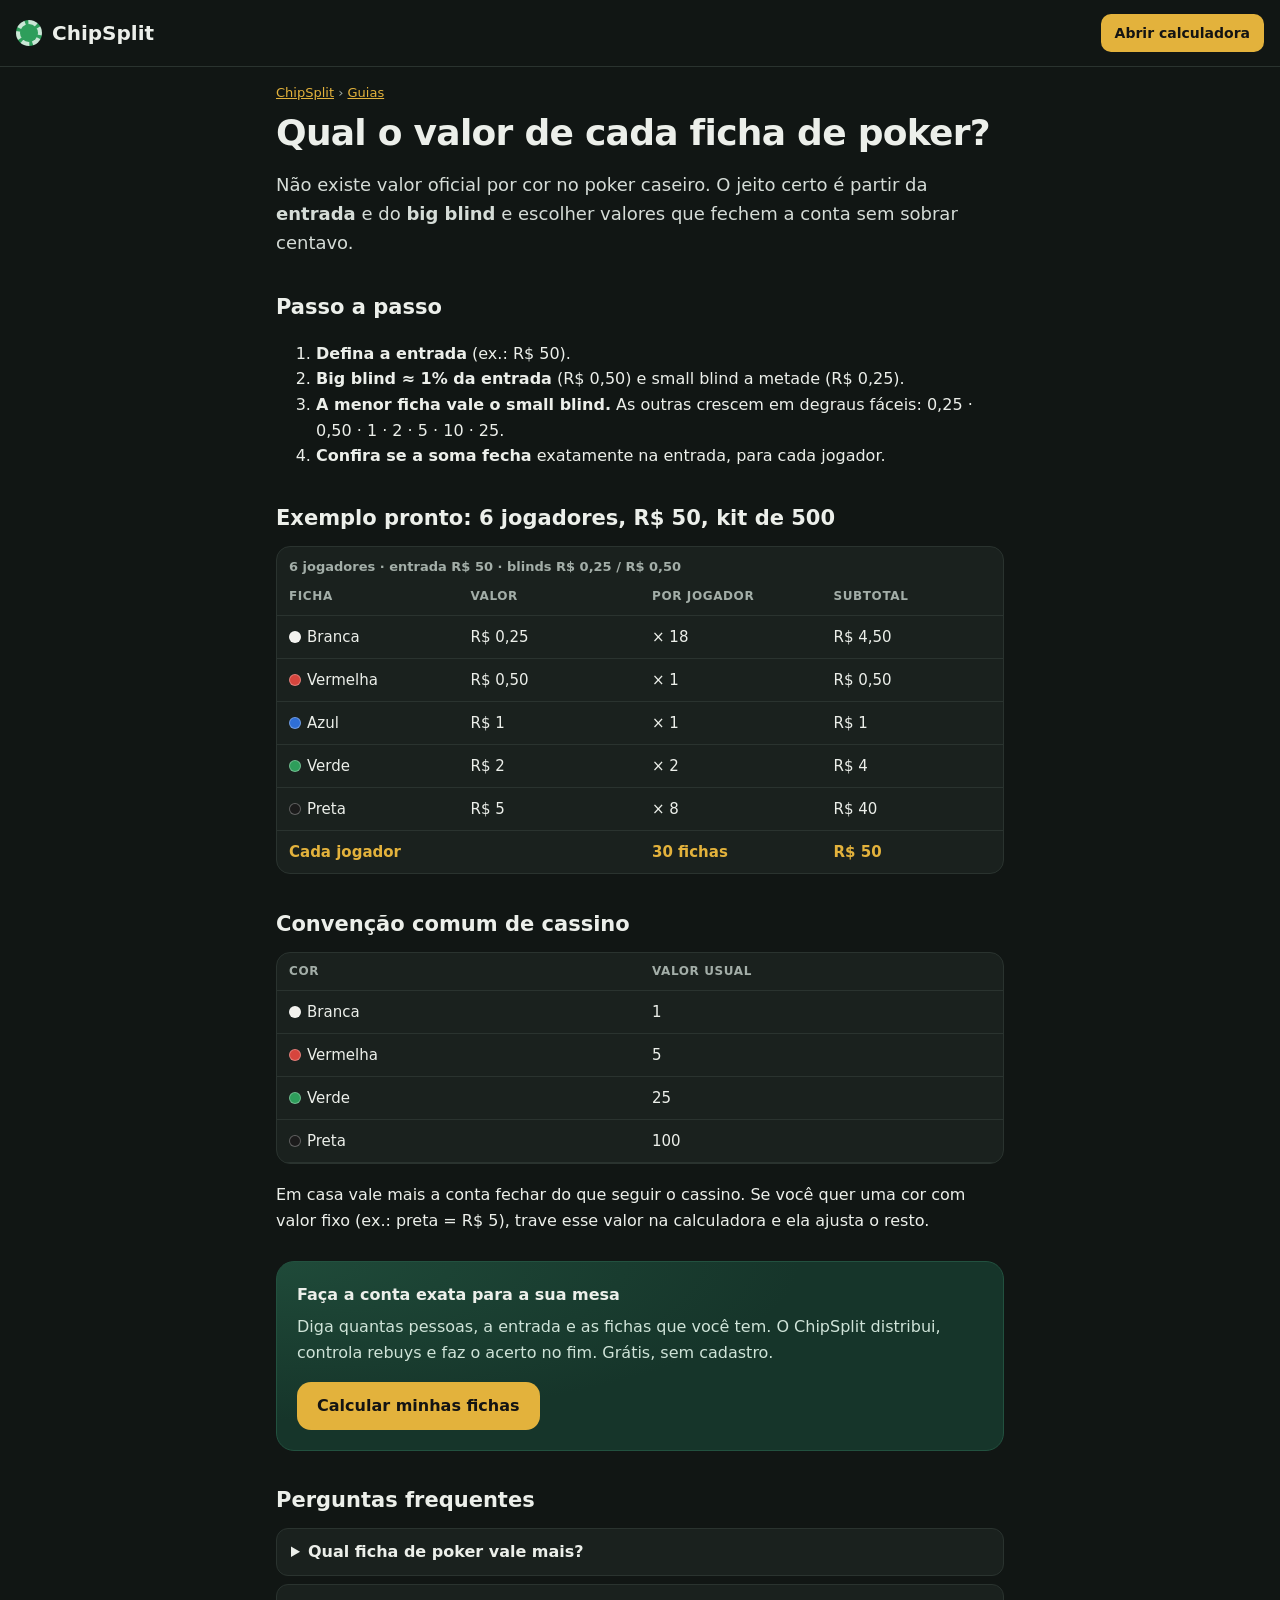
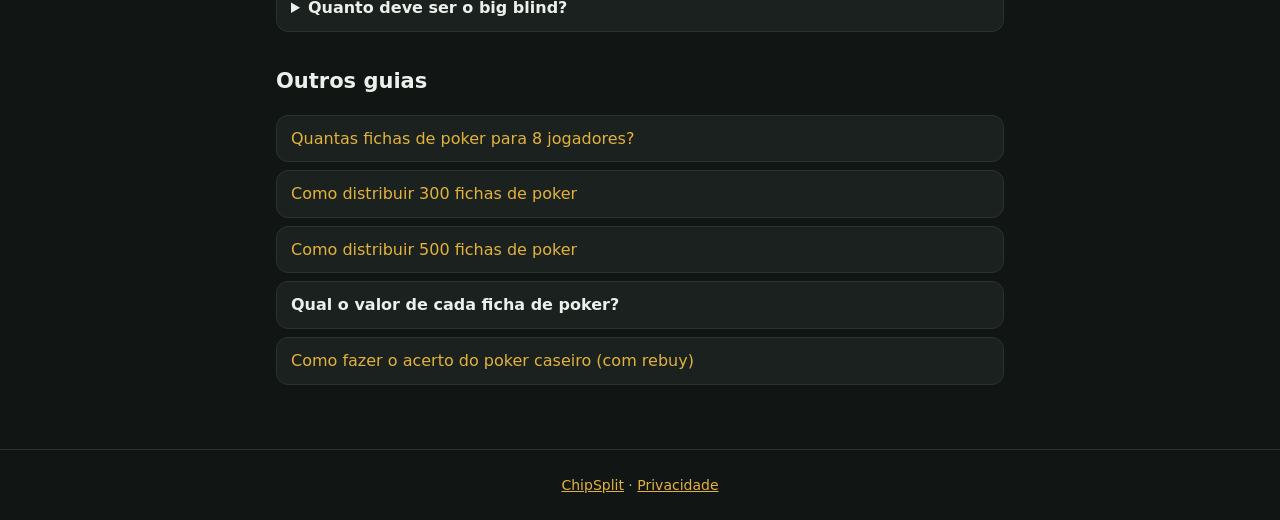
<file: guias/valor-das-fichas-de-poker.html>
<!doctype html>
<html lang="pt-BR">
<head>
<meta charset="utf-8">
<meta name="viewport" content="width=device-width, initial-scale=1">
<title>Valor das fichas de poker por cor: como definir no jogo em casa · ChipSplit</title>
<meta name="description" content="Como escolher o valor de cada cor de ficha de poker a partir da entrada e dos blinds, com exemplos em reais.">
<link rel="canonical" href="https://nicorivis.github.io/chipsplit/guias/valor-das-fichas-de-poker.html">
<meta property="og:title" content="Valor das fichas de poker por cor: como definir no jogo em casa">
<meta property="og:description" content="Como escolher o valor de cada cor de ficha de poker a partir da entrada e dos blinds, com exemplos em reais.">
<meta property="og:type" content="article">
<meta property="og:url" content="https://nicorivis.github.io/chipsplit/guias/valor-das-fichas-de-poker.html">
<meta name="theme-color" content="#111614">
<link rel="icon" href="../icons/icon-192.png">
<link rel="stylesheet" href="guias.css">
<script type="application/ld+json">{"@context":"https://schema.org","@type":"FAQPage","mainEntity":[{"@type":"Question","name":"Qual ficha de poker vale mais?","acceptedAnswer":{"@type":"Answer","text":"Por convenção, a preta (ou roxa, quando existe). Em casa, você define, desde que a soma feche na entrada."}},{"@type":"Question","name":"Quanto deve ser o big blind?","acceptedAnswer":{"@type":"Answer","text":"Cerca de 1% da entrada, para cada jogador começar com 100 big blinds."}}]}</script>
</head>
<body>
<header class="top"><a class="brand" href="../index.html"><span class="chip-logo" aria-hidden="true"></span>ChipSplit</a><a class="cta small" href="../index.html">Abrir calculadora</a></header>
<main>
<p class="crumbs"><a href="../index.html">ChipSplit</a> › <a href="index.html">Guias</a></p>
<h1>Qual o valor de cada ficha de poker?</h1>
<p class="lead">Não existe valor oficial por cor no poker caseiro. O jeito certo é partir da <b>entrada</b> e do <b>big blind</b> e escolher valores que fechem a conta sem sobrar centavo.</p>
<h2>Passo a passo</h2><ol><li><b>Defina a entrada</b> (ex.: R$&nbsp;50).</li><li><b>Big blind ≈ 1% da entrada</b> (R$&nbsp;0,50) e small blind a metade (R$&nbsp;0,25).</li><li><b>A menor ficha vale o small blind.</b> As outras crescem em degraus fáceis: 0,25 · 0,50 · 1 · 2 · 5 · 10 · 25.</li><li><b>Confira se a soma fecha</b> exatamente na entrada, para cada jogador.</li></ol>
<h2>Exemplo pronto: 6 jogadores, R$&nbsp;50, kit de 500</h2><table><caption>6 jogadores · entrada R$&nbsp;50 · blinds R$&nbsp;0,25 / R$&nbsp;0,50</caption>
<thead><tr><th>Ficha</th><th>Valor</th><th>Por jogador</th><th>Subtotal</th></tr></thead><tbody>
<tr><td><span class="dot" style="background:#F2F2EE"></span>Branca</td><td>R$&nbsp;0,25</td><td>× 18</td><td>R$&nbsp;4,50</td></tr>
<tr><td><span class="dot" style="background:#D6453D"></span>Vermelha</td><td>R$&nbsp;0,50</td><td>× 1</td><td>R$&nbsp;0,50</td></tr>
<tr><td><span class="dot" style="background:#2F6FD6"></span>Azul</td><td>R$&nbsp;1</td><td>× 1</td><td>R$&nbsp;1</td></tr>
<tr><td><span class="dot" style="background:#2E9E5B"></span>Verde</td><td>R$&nbsp;2</td><td>× 2</td><td>R$&nbsp;4</td></tr>
<tr><td><span class="dot" style="background:#1B1B1B"></span>Preta</td><td>R$&nbsp;5</td><td>× 8</td><td>R$&nbsp;40</td></tr>
</tbody><tfoot><tr><td colspan="2">Cada jogador</td><td>30 fichas</td><td>R$&nbsp;50</td></tr></tfoot></table>
<h2>Convenção comum de cassino</h2>
<table><thead><tr><th>Cor</th><th>Valor usual</th></tr></thead><tbody>
<tr><td><span class="dot" style="background:#F2F2EE"></span>Branca</td><td>1</td></tr><tr><td><span class="dot" style="background:#D6453D"></span>Vermelha</td><td>5</td></tr><tr><td><span class="dot" style="background:#2E9E5B"></span>Verde</td><td>25</td></tr><tr><td><span class="dot" style="background:#1B1B1B"></span>Preta</td><td>100</td></tr></tbody></table>
<p>Em casa vale mais a conta fechar do que seguir o cassino. Se você quer uma cor com valor fixo (ex.: preta = R$&nbsp;5), trave esse valor na calculadora e ela ajusta o resto.</p>
<aside class="cta-box"><b>Faça a conta exata para a sua mesa</b><p>Diga quantas pessoas, a entrada e as fichas que você tem. O ChipSplit distribui, controla rebuys e faz o acerto no fim. Grátis, sem cadastro.</p><a class="cta" href="../index.html">Calcular minhas fichas</a></aside>
<h2>Perguntas frequentes</h2>
<details><summary>Qual ficha de poker vale mais?</summary><p>Por convenção, a preta (ou roxa, quando existe). Em casa, você define, desde que a soma feche na entrada.</p></details>
<details><summary>Quanto deve ser o big blind?</summary><p>Cerca de 1% da entrada, para cada jogador começar com 100 big blinds.</p></details>
<nav class="more"><h2>Outros guias</h2><ul><li><a href="quantas-fichas-de-poker-por-jogador.html">Quantas fichas de poker para 8 jogadores?</a></li><li><a href="como-distribuir-300-fichas-de-poker.html">Como distribuir 300 fichas de poker</a></li><li><a href="como-distribuir-500-fichas-de-poker.html">Como distribuir 500 fichas de poker</a></li><li><b>Qual o valor de cada ficha de poker?</b></li><li><a href="acerto-poker-caseiro-rebuy.html">Como fazer o acerto do poker caseiro (com rebuy)</a></li></ul></nav>
</main>
<footer><a href="../index.html">ChipSplit</a> · <a href="../privacidade.html">Privacidade</a></footer>
</body>
</html>
</file>
<file: styles.css>
:root {
  --bg: #111614;
  --surface: #1A211E;
  --surface-2: #232C28;
  --line: #2A332F;
  --line-2: #3A4540;
  --text: #ECEFEA;
  --muted: #A3AEA8;
  --felt: #16352A;
  --felt-line: #22513F;
  --felt-text: #B9D6C8;
  --gold: #E3B23C;
  --gold-bg: #2A2410;
  --red-bg: #3A1E1A;
  --red-line: #6B3128;
  --red-text: #F5C3BB;
  --ok-bg: #16352A;
  --mono: 'JetBrains Mono', ui-monospace, monospace;
  color-scheme: dark;
}
* { box-sizing: border-box; }
body {
  margin: 0;
  background: var(--bg);
  color: var(--text);
  font-family: Manrope, 'Noto Sans SC', 'PingFang SC', 'Microsoft YaHei', system-ui, sans-serif;
  font-size: 15px;
  line-height: 1.45;
}
a { color: var(--gold); }
.sr { position: absolute; width: 1px; height: 1px; overflow: hidden; clip: rect(0 0 0 0); white-space: nowrap; }

.top {
  display: flex; align-items: center; justify-content: space-between; gap: 12px; flex-wrap: wrap;
  padding: 16px 24px; border-bottom: 1px solid var(--line);
}
.brand { display: flex; align-items: center; gap: 10px; }
.brand h1 { margin: 0; font-size: 22px; font-weight: 800; letter-spacing: -0.02em; }
.chip-logo { width: 28px; height: 28px; border-radius: 50%; background: #D6453D; border: 4px dashed rgba(255,255,255,.7); }
.tag { font-size: 11px; font-weight: 800; text-transform: uppercase; padding: 2px 8px; border-radius: 6px; background: var(--gold-bg); color: var(--gold); }
.top-actions { display: flex; gap: 8px; flex-wrap: wrap; }

.layout {
  display: grid; grid-template-columns: minmax(0, 440px) minmax(0, 1fr); gap: 20px;
  max-width: 1200px; margin: 0 auto; padding: 20px 24px;
}
@media (max-width: 860px) {
  .layout { grid-template-columns: minmax(0, 1fr); padding: 16px; }
  .top { padding: 14px 16px; }
}

.panel { background: var(--surface); border: 1px solid var(--line); border-radius: 18px; padding: 18px; display: flex; flex-direction: column; gap: 14px; min-width: 0; }
.panel h2 { margin: 0; font-size: 13px; font-weight: 800; text-transform: uppercase; letter-spacing: .06em; color: var(--muted); }

.grid2 { display: grid; grid-template-columns: repeat(2, minmax(0, 1fr)); gap: 12px; }
.field { display: flex; flex-direction: column; gap: 6px; min-width: 0; }
.field label { font-size: 13px; font-weight: 700; color: var(--muted); }
.hint { font-size: 12px; color: var(--muted); font-weight: 500; }
p.hint { margin: 0; }

input, select, button { font: inherit; color: inherit; }
input[type=text], input[type=number], input:not([type]), input[inputmode], select {
  height: 44px; padding: 0 12px; border-radius: 12px; border: 1px solid var(--line-2);
  background: var(--bg); color: var(--text); min-width: 0; width: 100%;
}
input:focus-visible, select:focus-visible, button:focus-visible { outline: 2px solid var(--gold); outline-offset: 2px; }
input.money { font-family: var(--mono); font-size: 20px; font-weight: 700; }
input[type=number]::-webkit-outer-spin-button, input[type=number]::-webkit-inner-spin-button { -webkit-appearance: none; margin: 0; }
input[type=number] { -moz-appearance: textfield; }

.stepper { display: grid; grid-template-columns: 44px minmax(0, 1fr) 44px; gap: 6px; }
.stepper input { text-align: center; font-family: var(--mono); font-size: 18px; font-weight: 700; }
.stepper button, button.icon {
  height: 44px; border-radius: 12px; border: none; background: var(--surface-2); color: var(--text); font-size: 18px; cursor: pointer;
}
button { cursor: pointer; }
button:disabled { opacity: .35; cursor: default; }
button.ghost { height: 44px; padding: 0 14px; border-radius: 12px; border: 1px solid var(--line-2); background: transparent; color: var(--text); font-weight: 700; }
button.dashed { height: 48px; border-radius: 14px; border: 1.5px dashed var(--line-2); background: transparent; color: var(--text); font-weight: 700; }
button.small { height: 36px; padding: 0 12px; border-radius: 10px; border: none; background: var(--gold); color: #141413; font-size: 13px; font-weight: 800; }
button.small.ghost { background: transparent; color: var(--gold); border: 1px solid var(--gold); }
button.danger { color: #F08A7E; }

.check { display: flex; align-items: center; gap: 10px; min-height: 44px; font-weight: 700; cursor: pointer; }
.check input { width: 20px; height: 20px; accent-color: var(--gold); }

.chips-head { display: flex; justify-content: space-between; align-items: baseline; gap: 8px; flex-wrap: wrap; margin-top: 6px; }
.chips-cols, .chip-row {
  display: grid; grid-template-columns: 44px minmax(0, 1.4fr) 70px minmax(0, 1fr) auto; gap: 6px; align-items: center;
}
.chips-cols { font-size: 11px; font-weight: 700; text-transform: uppercase; letter-spacing: .05em; color: var(--muted); padding: 0 8px; }
.chip-list { list-style: none; margin: 0; padding: 0; display: flex; flex-direction: column; gap: 8px; }
.chip-row { padding: 8px; border-radius: 14px; background: var(--bg); border: 1px solid var(--line); }
.chip-row.is-fixed { border-color: #5C4A16; }
.chip-row.is-fixed input[data-f=value] { border-color: var(--gold); color: var(--gold); }
.chip-row input[type=color] { width: 44px; height: 44px; padding: 0; border: none; border-radius: 50%; background: none; cursor: pointer; }
.chip-row input[type=color]::-webkit-color-swatch-wrapper { padding: 0; }
.chip-row input[type=color]::-webkit-color-swatch { border-radius: 50%; border: 3px dashed rgba(255,255,255,.5); }
.chip-row input[type=color]::-moz-color-swatch { border-radius: 50%; border: 3px dashed rgba(255,255,255,.5); }
.chip-row input[data-f=qty], .chip-row input[data-f=value] { font-family: var(--mono); font-weight: 700; padding: 0 8px; }
.row-actions { display: flex; gap: 4px; }
.row-actions .icon { width: 32px; height: 44px; font-size: 15px; }
@media (max-width: 480px) {
  .chips-cols { display: none; }
  .chip-row { grid-template-columns: 44px minmax(0, 1fr) 64px; }
  .chip-row input[data-f=value] { grid-column: 2 / 3; }
  .row-actions { grid-column: 3 / 4; justify-content: flex-end; }
  .row-actions .icon { width: 28px; }
}

.cards { display: grid; grid-template-columns: repeat(2, minmax(0, 1fr)); gap: 12px; }
@media (max-width: 560px) { .cards { grid-template-columns: minmax(0, 1fr); } }
.card { border-radius: 16px; padding: 16px; display: flex; flex-direction: column; gap: 2px; }
.card.pot { background: var(--gold-bg); border: 1px solid #5C4A16; }
.card.pot .card-value { color: var(--gold); }
.card.stack { background: var(--felt); border: 1px solid var(--felt-line); }
.card-label { font-size: 12px; font-weight: 800; text-transform: uppercase; letter-spacing: .06em; color: var(--felt-text); }
.card.pot .card-label, .card.pot .card-sub { color: #E8D3A0; }
.card-value { font-family: var(--mono); font-size: 30px; font-weight: 700; }
.card-sub { font-size: 13px; color: var(--felt-text); }

.messages { list-style: none; margin: 0; padding: 0; display: flex; flex-direction: column; gap: 6px; }
.msg { padding: 10px 12px; border-radius: 12px; font-size: 13px; }
.msg.err { background: var(--red-bg); border: 1px solid var(--red-line); color: var(--red-text); }
.msg.warn { background: #33280F; border: 1px solid #5C4A16; color: #F1DCA8; }
.msg.ok { background: var(--ok-bg); border: 1px solid var(--felt-line); color: var(--felt-text); }

.table-wrap { overflow-x: auto; margin: 0 -4px; }
.dist { width: 100%; border-collapse: collapse; font-size: 14px; }
.dist th { text-align: left; font-size: 11px; font-weight: 800; text-transform: uppercase; letter-spacing: .05em; color: var(--muted); padding: 8px; border-bottom: 1px solid var(--line); }
.dist td { padding: 10px 8px; border-bottom: 1px solid var(--line); vertical-align: middle; }
.dist .num { text-align: right; font-family: var(--mono); white-space: nowrap; }
.dist td.strong { font-size: 18px; font-weight: 700; }
.dist tr.unused td { color: var(--muted); }
.dot { display: inline-block; width: 18px; height: 18px; border-radius: 50%; vertical-align: -4px; margin-right: 8px; border: 2px dashed rgba(255,255,255,.5); }
.badge { font-family: Manrope, sans-serif; font-size: 10px; font-weight: 800; text-transform: uppercase; padding: 1px 6px; border-radius: 6px; background: var(--gold-bg); color: var(--gold); }
@media (max-width: 560px) {
  .dist th:nth-child(4), .dist td:nth-child(4) { display: none; }
  .dist { font-size: 13px; }
  .dist th, .dist td { padding-left: 4px; padding-right: 4px; }
  .dist td.strong { font-size: 16px; }
}
@media (max-width: 420px) {
  .dist th:nth-child(5), .dist td:nth-child(5) { display: none; }
}

.foot { text-align: center; padding: 8px 16px 28px; font-size: 13px; }

/* página de testes */
.tests { max-width: 900px; margin: 0 auto; padding: 20px 24px; display: flex; flex-direction: column; gap: 10px; }
.tests .summary { font-size: 18px; font-weight: 800; }
.tests .t { padding: 10px 12px; border-radius: 12px; font-size: 14px; font-family: var(--mono); }
.tests .t.pass { background: var(--ok-bg); border: 1px solid var(--felt-line); }
.tests .t.fail { background: var(--red-bg); border: 1px solid var(--red-line); color: var(--red-text); white-space: pre-wrap; }

/* ================= v0.3 — abas, jogo ao vivo, histórico ================= */
.tabs { display: flex; gap: 4px; background: var(--surface); border: 1px solid var(--line); border-radius: 14px; padding: 4px; }
.tab { position: relative; min-height: 40px; padding: 0 16px; border: none; border-radius: 10px; background: transparent; color: var(--muted); font-weight: 800; }
.tab[aria-current="page"] { background: var(--text); color: #141413; }
.live-dot { display: inline-block; width: 8px; height: 8px; border-radius: 50%; background: #E5484D; margin-left: 4px; vertical-align: 2px; animation: pulse 1.6s infinite; }
.live-dot[hidden] { display: none; }
@keyframes pulse { 50% { opacity: .35; } }
@media (max-width: 560px) { .tabs { width: 100%; } .tab { flex: 1; padding: 0 8px; } }

.view[hidden] { display: none !important; }
.live { max-width: 1200px; margin: 0 auto; padding: 20px 24px; display: flex; flex-direction: column; gap: 16px; }
#liveRoot { display: flex; flex-direction: column; gap: 16px; }
@media (max-width: 860px) { .live { padding: 16px; } }

.panel-head { display: flex; justify-content: space-between; align-items: center; gap: 8px; flex-wrap: wrap; }
select.compact { height: 40px; width: auto; max-width: 220px; }
button.primary { min-height: 48px; padding: 0 18px; border-radius: 14px; border: none; background: var(--text); color: #141413; font-weight: 800; }
button.gold-btn { min-height: 48px; padding: 0 18px; border-radius: 14px; border: none; background: var(--gold); color: #141413; font-weight: 800; }
#startGame { width: 100%; min-height: 54px; font-size: 16px; background: var(--gold); }
button.link { border: none; background: none; color: var(--gold); font-weight: 700; padding: 6px 0; min-height: 32px; }
.actions { display: flex; gap: 8px; flex-wrap: wrap; }
.empty p { margin: 0; color: var(--muted); }

.title-row { display: flex; align-items: center; gap: 10px; }
.title-input { flex: 1; font-size: 22px !important; font-weight: 800; background: transparent !important; border-color: transparent !important; padding: 0 6px !important; }
.title-input:hover, .title-input:focus { border-color: var(--line-2) !important; }
.badge { font-size: 11px; font-weight: 800; text-transform: uppercase; letter-spacing: .04em; padding: 3px 8px; border-radius: 8px; background: var(--surface-2); color: var(--muted); white-space: nowrap; }
.badge.live { background: #3A1518; color: #FF8A8E; }
.badge.on { background: var(--felt); color: var(--felt-text); }

.stats { display: grid; grid-template-columns: repeat(auto-fit, minmax(150px, 1fr)); gap: 10px; }
.stat { background: var(--bg); border: 1px solid var(--line); border-radius: 14px; padding: 12px; display: flex; flex-direction: column; gap: 2px; min-width: 0; }
.stat span { font-size: 11px; font-weight: 800; text-transform: uppercase; letter-spacing: .05em; color: var(--muted); }
.stat b { font-family: var(--mono); font-size: 20px; }
.stat small { font-size: 12px; color: var(--muted); }
.gold { color: var(--gold); }
.ok-text { color: #7FD1A6 !important; }
.warn-text { color: #F1C26B !important; }

.players-grid, .count-grid, .results-grid { display: grid; grid-template-columns: repeat(auto-fill, minmax(250px, 1fr)); gap: 12px; }
.player { background: var(--surface); border: 1px solid var(--line); border-radius: 18px; padding: 14px; display: flex; flex-direction: column; gap: 12px; min-width: 0; }
.player.out { opacity: .72; }
.p-top { display: flex; align-items: center; gap: 10px; min-width: 0; }
.avatar { width: 40px; height: 40px; flex-shrink: 0; border-radius: 50%; display: flex; align-items: center; justify-content: center; font-weight: 800; color: #fff; text-shadow: 0 1px 2px rgba(0,0,0,.4); }
.p-name { flex: 1; font-weight: 800; font-size: 16px !important; background: transparent !important; border-color: transparent !important; padding: 0 6px !important; height: 40px !important; }
.p-name:hover, .p-name:focus { border-color: var(--line-2) !important; }
.p-title { flex: 1; font-size: 16px; min-width: 0; overflow: hidden; text-overflow: ellipsis; white-space: nowrap; }
.p-value { font-family: var(--mono); color: var(--gold); }
.p-stats { display: grid; grid-template-columns: repeat(auto-fit, minmax(70px, 1fr)); gap: 8px; }
.p-stats div { display: flex; flex-direction: column; }
.p-stats span { font-size: 11px; font-weight: 700; color: var(--muted); text-transform: uppercase; letter-spacing: .04em; }
.p-stats b { font-family: var(--mono); font-size: 15px; }
.p-chips { display: flex; flex-wrap: wrap; gap: 6px 10px; font-family: var(--mono); font-size: 13px; color: var(--muted); }
.cdot { display: inline-flex; align-items: center; gap: 4px; }
.dot.sm { width: 12px; height: 12px; margin: 0; border-width: 1.5px; vertical-align: 0; }
.p-actions { display: flex; gap: 8px; margin-top: auto; }
.p-actions .small { flex: 1; height: 44px; }

.two-col { display: grid; grid-template-columns: minmax(0, 1fr) minmax(0, 1.4fr); gap: 16px; align-items: start; }
@media (max-width: 860px) { .two-col { grid-template-columns: minmax(0, 1fr); } }
.bank { list-style: none; margin: 0; padding: 0; display: flex; flex-direction: column; gap: 6px; }
.bank li { display: flex; align-items: center; gap: 8px; padding: 8px 10px; border-radius: 10px; background: var(--bg); }
.bank li > span:not(.dot) { flex: 1; min-width: 0; }
.bank li .dot { margin: 0; }
.bank b { font-family: var(--mono); }
.bank b.low { color: #F1C26B; }
.bank b.neg { color: #F08A7E; }
.bank small { color: var(--muted); font-size: 12px; }

.log { list-style: none; margin: 0; padding: 0; display: flex; flex-direction: column; max-height: 420px; overflow-y: auto; }
.ev { display: grid; grid-template-columns: 70px 64px minmax(0, 1fr); gap: 8px; padding: 8px 4px; border-bottom: 1px solid var(--line); font-size: 13px; }
.ev time { font-family: var(--mono); color: var(--text); }
.ev small { font-family: var(--mono); color: var(--muted); }
.ev-rebuy span, .ev-join span { color: #B9D6C8; }
.ev-cashout span { color: #E8D3A0; }
.ev-end span, .ev-start span { font-weight: 800; }
@media (max-width: 480px) { .ev { grid-template-columns: 64px minmax(0, 1fr); } .ev small { display: none; } }

/* mesa e pilhas */
.felt { background: radial-gradient(ellipse at 50% 120%, #1E4D3A 0%, #16352A 60%, #122A21 100%); border: 1px solid var(--felt-line); border-radius: 14px; min-height: 150px; padding: 14px 10px 10px; display: flex; align-items: flex-end; justify-content: center; }
.stacks { display: flex; align-items: flex-end; justify-content: center; gap: 10px; flex-wrap: wrap; width: 100%; }
.stack { display: flex; flex-direction: column; align-items: center; gap: 4px; min-width: 40px; }
.stack-col { position: relative; width: 38px; }
.disc { position: absolute; left: 0; width: 38px; height: 14px; border-radius: 50%; background: var(--c); border: 2px dashed rgba(255,255,255,.55); box-shadow: 0 2px 0 rgba(0,0,0,.45); box-sizing: border-box; }
.disc.drop { opacity: 0; animation: drop .38s cubic-bezier(.2,.9,.3,1.3) forwards; }
@keyframes drop { from { opacity: 0; transform: translateY(-46px); } to { opacity: 1; transform: none; } }
@media (prefers-reduced-motion: reduce) { .disc.drop { animation: none; opacity: 1; } }
.stack-n { font-family: var(--mono); font-weight: 800; font-size: 16px; color: #fff; }
.stack-v { font-family: var(--mono); font-size: 11px; color: var(--felt-text); }
.value-only { font-family: var(--mono); font-size: 26px; font-weight: 700; color: #fff; text-align: center; display: flex; flex-direction: column; align-self: center; }
.value-only small { font-family: Manrope, sans-serif; font-size: 12px; color: var(--felt-text); font-weight: 600; }
.result-card { animation: rise .45s ease both; animation-delay: var(--delay, 0ms); }
@keyframes rise { from { opacity: 0; transform: translateY(12px); } to { opacity: 1; transform: none; } }
.net { font-family: var(--mono); font-weight: 800; padding: 4px 10px; border-radius: 10px; background: var(--surface-2); }
.net.pos { background: var(--felt); color: #7FD1A6; }
.net.neg { background: var(--red-bg); color: var(--red-text); }

/* escolher fichas */
.seg { display: grid; grid-template-columns: 1fr 1fr; gap: 4px; background: var(--bg); border: 1px solid var(--line); border-radius: 12px; padding: 4px; }
.seg button { min-height: 40px; border: none; border-radius: 9px; background: transparent; color: var(--muted); font-weight: 800; }
.seg button[aria-pressed="true"] { background: var(--surface-2); color: var(--text); }
.chip-pick { display: flex; flex-direction: column; gap: 6px; }
.chip-pick[hidden], .field[hidden] { display: none; }
.chip-pick-head { display: flex; justify-content: space-between; align-items: center; gap: 8px; }
.pick-row { display: grid; grid-template-columns: 22px minmax(0, 1fr) auto; align-items: center; gap: 8px; }
.pick-row .dot { margin: 0; }
.pick-name { font-weight: 700; font-size: 14px; display: flex; flex-direction: column; min-width: 0; }
.pick-name small { font-family: var(--mono); font-weight: 500; color: var(--muted); font-size: 12px; }
.pick-max { color: var(--felt-text) !important; }
.mini-stepper { display: grid; grid-template-columns: 40px 56px 40px; gap: 4px; }
.mini-stepper button { height: 40px; border: none; border-radius: 10px; background: var(--surface-2); color: var(--text); font-size: 18px; }
.mini-stepper input { height: 40px !important; padding: 0 4px !important; text-align: center; font-family: var(--mono); font-weight: 700; }
.status { padding: 10px 12px; border-radius: 12px; font-size: 14px; font-weight: 700; }
.status.ok { background: var(--ok-bg); color: var(--felt-text); border: 1px solid var(--felt-line); }
.status.warn { background: #33280F; color: #F1DCA8; border: 1px solid #5C4A16; }
p.msg { margin: 0; }

/* diálogos */
.dlg { width: min(460px, calc(100vw - 24px)); max-height: calc(100vh - 24px); padding: 0; border: 1px solid var(--line-2); border-radius: 20px; background: var(--surface); color: var(--text); }
.dlg::backdrop { background: rgba(0,0,0,.6); }
.dlg-body { display: flex; flex-direction: column; gap: 14px; padding: 18px; }
.dlg h3 { margin: 0; font-size: 20px; font-weight: 800; }
.dlg-actions { display: grid; grid-template-columns: 1fr 1.4fr; gap: 8px; }

/* resultado */
.transfers { list-style: none; margin: 0; padding: 0; display: flex; flex-direction: column; gap: 8px; }
.transfers li { display: flex; align-items: center; gap: 8px; padding: 12px; border-radius: 12px; background: var(--bg); flex-wrap: wrap; }
.transfers .arrow { color: var(--muted); }
.transfers .amt { margin-left: auto; font-family: var(--mono); font-weight: 800; color: var(--gold); }

/* histórico */
.history { list-style: none; margin: 0; padding: 0; display: flex; flex-direction: column; gap: 8px; }
.h-item { display: flex; align-items: center; gap: 10px; padding: 12px; border-radius: 14px; background: var(--bg); border: 1px solid var(--line); flex-wrap: wrap; }
.h-main { flex: 1; min-width: 180px; display: flex; flex-direction: column; }
.h-main small { color: var(--muted); }
.h-actions { display: flex; gap: 6px; }
.file-btn { display: inline-flex; align-items: center; height: 44px; padding: 0 14px; border-radius: 12px; border: 1px solid var(--line-2); font-weight: 700; cursor: pointer; }
.file-btn input { position: absolute; width: 1px; height: 1px; opacity: 0; }
.file-btn:focus-within { outline: 2px solid var(--gold); outline-offset: 2px; }

.toast { position: fixed; left: 50%; bottom: 20px; transform: translate(-50%, 20px); opacity: 0; background: var(--text); color: #141413; padding: 12px 16px; border-radius: 12px; font-weight: 700; font-size: 14px; max-width: calc(100vw - 32px); transition: .25s; pointer-events: none; z-index: 10; }
.toast.show { opacity: 1; transform: translate(-50%, 0); }

@media (max-width: 560px) { .title-input { font-size: 18px !important; } .stat b { font-size: 17px; } }

/* ================= v0.4 — conta, convidado e anúncios ================= */
.top { position: relative; }
.account-btn { display: inline-flex; align-items: center; gap: 6px; min-height: 44px; padding: 0 14px; border-radius: 22px; border: 1px solid var(--line-2); background: transparent; color: var(--text); font-weight: 800; font-size: 14px; }

.welcome .dlg-body { align-items: stretch; text-align: center; padding: 28px 22px; }
.chip-logo.big { width: 56px; height: 56px; border-width: 7px; margin: 0 auto; display: block; }
.welcome h3 { font-size: 24px; }
.google-btn { display: flex; align-items: center; justify-content: center; gap: 10px; min-height: 52px; border-radius: 14px; border: 1px solid var(--line-2); background: var(--bg); color: var(--text); font-weight: 800; }
.google-btn:disabled { opacity: .6; }
.soon { font-size: 10px; font-weight: 800; text-transform: uppercase; padding: 2px 6px; border-radius: 6px; background: var(--surface-2); color: var(--muted); }
.welcome .primary { min-height: 52px; font-size: 16px; }
.hint.small { font-size: 12px; }
.acc-card { display: flex; flex-direction: column; gap: 4px; padding: 14px; border-radius: 14px; background: var(--bg); border: 1px solid var(--line); }
.acc-card small { color: var(--muted); }
.dlg-actions.single { grid-template-columns: 1fr; }

.ad-banner { position: fixed; left: 50%; bottom: 0; transform: translateX(-50%); width: min(100%, 420px); height: 56px; display: flex; align-items: center; justify-content: center; gap: 8px; background: var(--surface); border: 1px solid var(--line); border-bottom: none; border-radius: 12px 12px 0 0; color: var(--muted); font-size: 13px; z-index: 5; }
.ad-banner[hidden] { display: none; }
body.has-banner { padding-bottom: 64px; }
body.has-banner .toast { bottom: 76px; }
.ad-tag { padding: 2px 6px; border-radius: 4px; background: var(--surface-2); color: var(--muted); font-weight: 800; font-size: 10px; }
.ad-full { width: min(420px, calc(100vw - 24px)); }
.ad-full .dlg-body { min-height: min(560px, calc(100vh - 60px)); }
.ad-top { display: flex; justify-content: space-between; align-items: center; }
.ad-space { flex: 1; display: flex; align-items: center; justify-content: center; border: 1.5px dashed var(--line-2); border-radius: 16px; color: var(--muted); min-height: 300px; }

/* confirmação própria */
.ask { width: min(400px, calc(100vw - 24px)); }
.ask-text { margin: 0; font-size: 16px; line-height: 1.5; white-space: pre-wrap; max-height: 60vh; overflow-y: auto; user-select: text; }
.ask .dlg-actions:has(#askCancel[hidden]) { grid-template-columns: 1fr; }
#askCancel[hidden] { display: none; }
button.danger-btn { min-height: 48px; padding: 0 18px; border-radius: 14px; border: none; background: #E5484D; color: #fff; font-weight: 800; }

/* ================= v0.5 — idiomas ================= */
.top-right { display: flex; align-items: center; gap: 8px; }
.lang-select { height: 44px !important; width: auto !important; min-width: 0; padding: 0 10px !important; border-radius: 22px !important; font-weight: 700; font-size: 14px; }
@media (max-width: 560px) {
  .top-right { position: absolute; top: 12px; right: 16px; }
  .top-right .account-btn span { display: none; }
  .top-right .account-btn { padding: 0 12px; }
}
.welcome-lang { display: flex; justify-content: flex-end; margin: -10px -6px 0 0; }
.welcome-lang .lang-select { height: 40px !important; }
@media (max-width: 560px) { .brand .tag { display: none; } }

/* ================= v0.6 — perfil, confirmar nome, links legais ================= */
.ok-btn { width: 40px; height: 40px; flex-shrink: 0; border: none; border-radius: 12px; background: var(--gold); color: #141413; display: inline-flex; align-items: center; justify-content: center; }
.ok-btn[hidden] { display: none; }
.acc-avatar { width: 26px; height: 26px; border-radius: 50%; object-fit: cover; }
.acc-avatar[hidden] { display: none; }
#accountLabel { max-width: 120px; overflow: hidden; text-overflow: ellipsis; white-space: nowrap; }

.profile-head { display: grid; grid-template-columns: auto minmax(0, 1fr); gap: 24px; align-items: start; }
@media (max-width: 640px) { .profile-head { grid-template-columns: minmax(0, 1fr); } }
.prof-main { display: flex; flex-direction: column; align-items: center; gap: 10px; }
.prof-photo { width: 120px; height: 120px; border-radius: 50%; overflow: hidden; background: var(--felt); border: 3px solid var(--felt-line); display: flex; align-items: center; justify-content: center; }
.prof-img { width: 100%; height: 100%; object-fit: cover; }
.prof-initials { font-size: 42px; font-weight: 800; color: #fff; }
.prof-photo-actions { display: flex; flex-direction: column; align-items: center; gap: 2px; }
.small-file { height: 40px; font-size: 14px; }
.prof-form { display: flex; flex-direction: column; gap: 14px; min-width: 0; }
.prof-form .gold-btn { align-self: flex-start; }
.handle-input { display: flex; align-items: center; gap: 0; border: 1px solid var(--line-2); border-radius: 12px; background: var(--bg); padding-left: 12px; }
.handle-input span { color: var(--muted); font-weight: 800; }
.handle-input input { border: none !important; background: transparent !important; padding-left: 4px !important; }
.handle-input:focus-within { outline: 2px solid var(--gold); outline-offset: 2px; }

.profile-grid { display: grid; grid-template-columns: repeat(auto-fit, minmax(300px, 1fr)); gap: 16px; align-items: start; }
.profile-grid .panel > .gold-btn, .profile-grid .panel > .ghost, .profile-grid .panel > .google-btn, .profile-grid .panel > .danger-outline { width: 100%; }
.people { list-style: none; margin: 0; padding: 0; display: flex; flex-direction: column; gap: 6px; }
.people li { display: flex; align-items: center; gap: 10px; padding: 8px 10px; border-radius: 12px; background: var(--bg); }
.people li span:nth-child(2) { flex: 1; font-weight: 700; min-width: 0; overflow: hidden; text-overflow: ellipsis; white-space: nowrap; }
.people small { color: var(--muted); }
.avatar.sm { width: 30px; height: 30px; font-size: 12px; }
.panel.locked { border-style: dashed; }
.panel.locked h2 { display: flex; align-items: center; gap: 8px; }
.friend-add { display: grid; grid-template-columns: minmax(0, 1fr) auto; gap: 8px; opacity: .6; }
.pos-text { color: #7FD1A6; }
.neg-text { color: var(--red-text); }
button.danger-outline { min-height: 48px; padding: 0 18px; border-radius: 14px; border: 1px solid #E5484D; background: transparent; color: #FF8A8E; font-weight: 800; }
.legal-links { margin: 0; font-size: 13px; color: var(--muted); }
.legal-links.small { font-size: 12px; text-align: center; }
.foot { display: flex; justify-content: center; gap: 8px; flex-wrap: wrap; color: var(--muted); }

/* ================= páginas legais ================= */
.legal-page { background: var(--bg); }
.legal-top { position: sticky; top: 0; z-index: 3; display: flex; justify-content: space-between; align-items: center; gap: 12px; flex-wrap: wrap; padding: 12px 24px; background: var(--bg); border-bottom: 1px solid var(--line); }
.legal-back { display: inline-flex; align-items: center; gap: 10px; color: var(--text); font-weight: 800; font-size: 18px; text-decoration: none; }
.legal-lang { width: auto; }
.legal { max-width: 760px; margin: 0 auto; padding: 28px 24px 48px; line-height: 1.65; }
.legal[hidden] { display: none; }
.legal h1 { font-size: 36px; line-height: 1.15; letter-spacing: -0.02em; margin: 8px 0 4px; text-wrap: balance; }
.legal h2 { font-size: 20px; margin: 36px 0 8px; padding-top: 8px; border-top: 1px solid var(--line); scroll-margin-top: 80px; }
.legal h3 { font-size: 16px; margin: 20px 0 6px; color: var(--felt-text); }
.legal p, .legal li { color: #D7DDD8; }
.legal ul { padding-left: 20px; }
.legal li { margin: 4px 0; }
.legal ul.cols { columns: 2 260px; column-gap: 28px; }
.legal a { color: var(--gold); }
.legal address { font-style: normal; padding: 14px 16px; border-radius: 14px; background: var(--surface); border: 1px solid var(--line); }
.legal-meta { color: var(--muted); font-size: 14px; margin-top: 0; }
.legal-draft { padding: 10px 14px; border-radius: 12px; background: #33280F; border: 1px solid #5C4A16; color: #F1DCA8; font-size: 13px; }
.legal-note { padding: 10px 14px; border-radius: 12px; background: var(--surface); border: 1px solid var(--line); font-size: 14px; }
.legal-summary { display: grid; grid-template-columns: repeat(auto-fit, minmax(200px, 1fr)); gap: 10px; margin: 20px 0; }
.legal-summary div { display: flex; flex-direction: column; gap: 4px; padding: 14px; border-radius: 14px; background: var(--felt); border: 1px solid var(--felt-line); }
.legal-summary b { color: #fff; line-height: 1.3; }
.legal-summary span { color: var(--felt-text); font-size: 14px; line-height: 1.45; }
.legal-toc { padding: 14px 18px; border-radius: 14px; background: var(--surface); border: 1px solid var(--line); }
.legal-toc ol { margin: 0; padding-left: 22px; columns: 2 220px; column-gap: 24px; }
.legal-toc li { margin: 3px 0; }
.legal-table { width: 100%; border-collapse: collapse; font-size: 14px; }
.legal-table th { text-align: left; font-size: 12px; text-transform: uppercase; letter-spacing: .05em; color: var(--muted); padding: 8px; border-bottom: 1px solid var(--line-2); }
.legal-table td { padding: 10px 8px; border-bottom: 1px solid var(--line); vertical-align: top; color: #D7DDD8; }
@media (max-width: 560px) { .legal h1 { font-size: 28px; } .legal { padding: 20px 16px 40px; } .legal-top { padding: 10px 16px; } }

#accountIcon[hidden] { display: none; }

/* ================= v0.7 — animações de confirmação ================= */
button { position: relative; overflow: hidden; transition: transform .12s ease, filter .15s ease, background-color .15s ease; -webkit-tap-highlight-color: transparent; }
button:not(:disabled):active { transform: scale(.96); }
button.primary:not(:disabled):hover, button.gold-btn:not(:disabled):hover { filter: brightness(1.08); }
.ripple { position: absolute; border-radius: 50%; background: currentColor; opacity: .22; transform: scale(0); pointer-events: none; animation: ripple .55s ease-out forwards; }
@keyframes ripple { to { transform: scale(1); opacity: 0; } }

/* destaque no cartão */
.fx-flash { animation: fxFlash 1.2s ease; }
@keyframes fxFlash {
  0% { box-shadow: 0 0 0 0 rgba(227,178,60,.0); border-color: var(--line); }
  20% { box-shadow: 0 0 0 4px rgba(227,178,60,.55); border-color: var(--gold); transform: scale(1.015); }
  100% { box-shadow: 0 0 0 0 rgba(227,178,60,0); border-color: var(--line); transform: none; }
}

/* botão com ✓ */
.fx-done { color: transparent !important; }
.fx-done::after { content: '✓'; position: absolute; inset: 0; display: flex; align-items: center; justify-content: center; color: #141413; font-size: 22px; font-weight: 800; animation: pop .35s ease; }
@keyframes pop { 0% { transform: scale(.4); opacity: 0; } 70% { transform: scale(1.15); opacity: 1; } 100% { transform: scale(1); } }

/* telas */
.fx-view { animation: viewIn .28s ease both; }
@keyframes viewIn { from { opacity: 0; transform: translateY(8px); } to { opacity: 1; transform: none; } }

/* janelas */
dialog[open] .dlg-body { animation: dlgIn .22s cubic-bezier(.2,.9,.3,1.2) both; }
dialog[open]::backdrop { animation: fadeIn .2s ease both; }
@keyframes dlgIn { from { opacity: 0; transform: translateY(12px) scale(.97); } to { opacity: 1; transform: none; } }
@keyframes fadeIn { from { opacity: 0; } to { opacity: 1; } }

/* mensagens novas */
.msg { animation: viewIn .25s ease both; }
.status { transition: background-color .2s ease, color .2s ease, border-color .2s ease; }

/* distribuindo fichas */
.deal-overlay { position: fixed; inset: 0; z-index: 50; display: flex; flex-direction: column; align-items: center; justify-content: center; gap: 18px; background: rgba(8,12,10,.78); opacity: 0; transition: opacity .2s ease; }
.deal-overlay.show { opacity: 1; }
.deal-table { position: relative; width: 300px; height: 210px; max-width: calc(100vw - 32px); border-radius: 50%; background: radial-gradient(ellipse at 50% 40%, #1E4D3A 0%, #16352A 65%, #102720 100%); border: 6px solid #3A2A18; box-shadow: 0 10px 40px rgba(0,0,0,.5); }
.deal-center { position: absolute; left: 50%; top: 50%; width: 30px; height: 30px; margin: -15px 0 0 -15px; border-radius: 50%; background: #D6453D; border: 4px dashed rgba(255,255,255,.7); box-sizing: border-box; }
.deal-seat { position: absolute; width: 30px; height: 30px; margin: -15px 0 0 -15px; border-radius: 50%; background: rgba(255,255,255,.08); border: 1.5px solid rgba(255,255,255,.25); opacity: 0; animation: seatIn .25s ease forwards; }
@keyframes seatIn { to { opacity: 1; } }
.deal-chip { position: absolute; left: 50%; top: 50%; width: 22px; height: 22px; margin: -11px 0 0 -11px; border-radius: 50%; background: var(--c); border: 3px dashed rgba(255,255,255,.6); box-sizing: border-box; box-shadow: 0 2px 0 rgba(0,0,0,.4); opacity: 0; animation: dealChip .45s cubic-bezier(.25,.8,.3,1.1) forwards; }
@keyframes dealChip {
  0% { opacity: 1; transform: translate(0, 0) scale(.6) rotate(0); }
  100% { opacity: 1; transform: translate(var(--x), var(--y)) scale(1) rotate(200deg); }
}
.deal-label { margin: 0; color: #fff; font-weight: 800; font-size: 18px; animation: viewIn .3s ease both; }

@media (prefers-reduced-motion: reduce) {
  button:active { transform: none; }
  .fx-flash, .fx-view, dialog[open] .dlg-body, .msg { animation: none !important; }
}

/* ================= v0.8 — app instalável ================= */
.install-btn { display: inline-flex; align-items: center; gap: 6px; min-height: 44px; padding: 0 14px; border-radius: 22px; border: none; background: var(--gold); color: #141413; font-weight: 800; font-size: 14px; }
.install-btn[hidden] { display: none; }
@media (max-width: 560px) { .install-btn span { display: none; } .install-btn { padding: 0 12px; } }
@media (display-mode: standalone) { .top { padding-top: max(14px, env(safe-area-inset-top)); } .foot a[href="tests.html"] { display: none; } }

/* ================= v0.9 — telas fluidas ================= */
.top { view-transition-name: topbar; }
.ad-banner { view-transition-name: adbanner; }
::view-transition-old(root), ::view-transition-new(root) { animation-duration: .3s; animation-timing-function: cubic-bezier(.3,.8,.3,1); }
html[data-dir="fwd"]::view-transition-old(root) { animation-name: vtOutLeft; }
html[data-dir="fwd"]::view-transition-new(root) { animation-name: vtInRight; }
html[data-dir="back"]::view-transition-old(root) { animation-name: vtOutRight; }
html[data-dir="back"]::view-transition-new(root) { animation-name: vtInLeft; }
@keyframes vtOutLeft { to { opacity: 0; transform: translateX(-28px); } }
@keyframes vtInRight { from { opacity: 0; transform: translateX(28px); } }
@keyframes vtOutRight { to { opacity: 0; transform: translateX(28px); } }
@keyframes vtInLeft { from { opacity: 0; transform: translateX(-28px); } }

.tabs { position: relative; }
.tab-ink { position: absolute; top: 4px; bottom: 4px; left: 0; width: 0; border-radius: 10px; background: var(--text); transition: transform .32s cubic-bezier(.3,.8,.3,1), width .32s cubic-bezier(.3,.8,.3,1), opacity .2s; z-index: 0; pointer-events: none; }
.tabs .tab { z-index: 1; background: transparent !important; transition: color .25s ease; }
.tabs .tab[aria-current="page"] { color: #141413; }

html { scroll-behavior: smooth; }
.panel, .player, .card, .stat { transition: border-color .2s ease, transform .2s ease; }
@media (hover: hover) { .player:hover { transform: translateY(-2px); } }

@media (prefers-reduced-motion: reduce) {
  ::view-transition-old(root), ::view-transition-new(root) { animation: none !important; }
  .tab-ink { transition: none; }
  html { scroll-behavior: auto; }
}

/* ===== v1.0 — Novo jogo guiado, retomar, mesa ao vivo, torneio ===== */
.status:empty { display: none; }
.label-like { font-size: 13px; font-weight: 700; color: var(--muted); }
.calc-hero { grid-column: 1 / -1; display: flex; flex-direction: column; gap: 10px; min-width: 0; }
.calc-hero > .hint { margin: 0; text-align: center; }
.new-game {
  display: flex; align-items: center; gap: 16px; width: 100%; min-height: 84px; padding: 16px 20px; text-align: left;
  border: 1px solid var(--felt-line); border-radius: 20px; color: var(--text);
  background: radial-gradient(120% 140% at 0% 0%, #1F4A39 0%, var(--felt) 55%, #10261E 100%);
  box-shadow: 0 8px 24px rgba(0,0,0,.25), inset 0 1px 0 rgba(255,255,255,.06);
  transition: transform .15s ease, filter .15s ease;
}
.new-game:hover { filter: brightness(1.08); }
.new-game:active { transform: scale(.985); }
.ng-chip {
  flex: none; width: 46px; height: 46px; border-radius: 50%; background: #2E9E5B;
  border: 5px dashed rgba(255,255,255,.75); box-shadow: 0 0 0 3px #1B6B3D, 0 4px 10px rgba(0,0,0,.35);
}
.new-game:hover .ng-chip { animation: ng-spin 1.2s ease; }
@keyframes ng-spin { to { transform: rotate(360deg); } }
.ng-text { display: flex; flex-direction: column; gap: 2px; min-width: 0; }
.ng-text b { font-size: 19px; font-weight: 800; }
.ng-text small { color: var(--felt-text); font-size: 13px; }

.resume {
  display: flex; align-items: center; gap: 12px; padding: 10px 12px 10px 16px; border-radius: 16px;
  background: #2B1416; border: 1px solid #5C2A2E;
}
.resume[hidden] { display: none; }
.resume-dot { flex: none; width: 10px; height: 10px; border-radius: 50%; background: #FF5A60; box-shadow: 0 0 0 0 rgba(255,90,96,.6); animation: pulse 1.6s infinite; }
@keyframes pulse { 70% { box-shadow: 0 0 0 10px rgba(255,90,96,0); } 100% { box-shadow: 0 0 0 0 rgba(255,90,96,0); } }
.resume-text { flex: 1; min-width: 0; display: flex; flex-direction: column; }
.resume-text small { color: #FF8A8E; font-size: 11px; font-weight: 800; text-transform: uppercase; letter-spacing: .05em; }
.resume-text b { white-space: nowrap; overflow: hidden; text-overflow: ellipsis; }
.resume .gold-btn.small, .resume .gold-btn { min-height: 40px; height: 40px; flex: none; }

/* assistente */
.wizard .dlg-body { gap: 12px; }
.wiz-top { display: flex; justify-content: space-between; align-items: center; }
.wiz-close { width: 40px; }
.wiz-dots { display: grid; grid-template-columns: repeat(4, 1fr); gap: 6px; }
.wiz-dots span { height: 4px; border-radius: 4px; background: var(--line-2); transition: background .25s ease; }
.wiz-dots span.on { background: var(--gold); }
.wiz-body { display: flex; flex-direction: column; gap: 12px; animation: wiz-in .22s ease; }
@keyframes wiz-in { from { opacity: 0; transform: translateX(10px); } to { opacity: 1; transform: none; } }
.wiz-stepper { display: grid; grid-template-columns: 64px 1fr 64px; align-items: center; gap: 8px; }
.wiz-stepper output { text-align: center; font-family: var(--mono); font-size: 48px; font-weight: 700; line-height: 1; }
.wiz-round { height: 64px; border-radius: 50%; border: 1px solid var(--line-2); background: var(--surface-2); color: var(--text); font-size: 26px; font-weight: 700; }
.wiz-quick { display: grid; grid-template-columns: repeat(4, minmax(0, 1fr)); gap: 6px; }
.wiz-pick { min-height: 42px; border-radius: 12px; border: 1px solid var(--line-2); background: transparent; color: var(--text); font-weight: 800; font-family: var(--mono); padding: 0 4px; }
.wiz-pick[aria-pressed="true"] { background: var(--gold-bg); border-color: var(--gold); color: var(--gold); }
.wiz-cards { display: flex; flex-direction: column; gap: 8px; }
.wiz-card {
  display: flex; flex-direction: column; gap: 3px; text-align: left; padding: 14px 16px; border-radius: 14px;
  border: 1px solid var(--line-2); background: var(--bg); color: var(--text); transition: border-color .15s ease, background .15s ease;
}
.wiz-card b { font-size: 16px; }
.wiz-card small { color: var(--muted); font-size: 13px; }
.wiz-card[aria-pressed="true"] { border-color: var(--gold); background: var(--gold-bg); }
.wiz-card[aria-pressed="true"] b { color: var(--gold); }
.wiz-amount { display: flex; flex-direction: column; gap: 6px; }
.wiz-amount span { font-size: 13px; color: var(--muted); font-weight: 700; }
.wiz-amount input { font-family: var(--mono); font-size: 22px; font-weight: 700; }
.wizard .actions { justify-content: space-between; }
.wizard .actions .gold-btn { flex: 1; }
.wizard .actions .ghost[hidden] { display: none; }

/* mesa ao vivo */
.badge.type { background: var(--gold-bg); color: var(--gold); }
.dist-details { border: 1px solid var(--line); border-radius: 14px; padding: 4px 12px; background: var(--bg); }
.dist-details summary { cursor: pointer; padding: 8px 0; font-weight: 700; color: var(--muted); list-style: none; }
.dist-details summary::-webkit-details-marker { display: none; }
.dist-details summary::before { content: '▸ '; display: inline-block; transition: transform .2s ease; }
.dist-details[open] summary::before { transform: rotate(90deg); }
.dist-details .bank { margin: 0 0 8px; }
button.danger-ghost { background: transparent !important; color: #FF8A8E !important; border: 1px solid #6B3128 !important; }
.live-footer {
  position: sticky; bottom: 0; z-index: 5; display: flex; gap: 8px; justify-content: flex-end; flex-wrap: wrap;
  margin: 16px -4px 0; padding: 12px 4px calc(12px + env(safe-area-inset-bottom));
  background: linear-gradient(to top, var(--bg) 70%, rgba(17,22,20,0));
}
.live-footer > * { flex: 1 1 160px; max-width: 320px; }

/* torneio */
.standings { list-style: none; margin: 0; padding: 0; display: flex; flex-direction: column; gap: 6px; }
.standings li { display: flex; align-items: center; gap: 10px; padding: 8px 10px; border-radius: 12px; background: var(--bg); border: 1px solid var(--line); min-width: 0; }
.standings li b { flex: 1; min-width: 0; overflow: hidden; text-overflow: ellipsis; white-space: nowrap; }
.standings li.out { opacity: .75; }
.standings .prize { font-family: var(--mono); font-weight: 700; color: var(--gold); }
.standings .row-actions { display: flex; gap: 4px; }
.standings .row-actions .icon { width: 36px; height: 36px; }
.place { display: inline-flex; align-items: center; justify-content: center; min-width: 36px; height: 24px; padding: 0 6px; border-radius: 8px; font-size: 12px; font-weight: 800; background: var(--surface-2); color: var(--muted); }
.place-1 { background: linear-gradient(135deg, #F5D06B, #C9962A); color: #2A1E05; }
.place-2 { background: linear-gradient(135deg, #E4E7EA, #A9B0B6); color: #1E2226; }
.place-3 { background: linear-gradient(135deg, #E0A574, #A8653A); color: #2A1608; }
.payouts { display: flex; flex-direction: column; gap: 6px; }
.pay-row { display: grid; grid-template-columns: 52px minmax(0, 1fr) 20px; align-items: center; gap: 8px; }
.pay-row input { text-align: right; font-family: var(--mono); font-weight: 700; }

/* acerto */
a.wa-btn { display: inline-flex; align-items: center; justify-content: center; gap: 8px; min-height: 48px; padding: 0 18px; border-radius: 14px; background: #25D366; color: #08260F; font-weight: 800; text-decoration: none; }
a.wa-btn:hover { filter: brightness(1.06); }
.game-head .title-row { flex-wrap: wrap; }
.game-head .title-row .title-input { flex: 1 1 100%; }
@media (max-width: 480px) { .standings .avatar { display: none; } }
.game-head .title-row { justify-content: flex-start; row-gap: 6px; } .game-head .title-row .badge { flex: 0 0 auto; margin: 0; }
</file>
<file: guias/guias.css>
:root { --bg:#111614; --surface:#1A211E; --surface-2:#232C28; --line:#2A332F; --text:#ECEFEA; --muted:#A3AEA8; --gold:#E3B23C; --felt:#16352A; --felt-line:#22513F; color-scheme: dark; }
* { box-sizing: border-box; }
body { margin:0; background:var(--bg); color:var(--text); font:16px/1.6 system-ui,-apple-system,'Segoe UI',Roboto,sans-serif; }
a { color: var(--gold); }
.top { display:flex; justify-content:space-between; align-items:center; gap:12px; padding:14px 16px; border-bottom:1px solid var(--line); }
.brand { display:flex; align-items:center; gap:10px; color:var(--text); font-weight:800; font-size:20px; text-decoration:none; }
.chip-logo { width:26px; height:26px; border-radius:50%; background:#2E9E5B; border:4px dashed rgba(255,255,255,.75); }
main { max-width: 760px; margin: 0 auto; padding: 16px 16px 48px; }
.crumbs { font-size:13px; color:var(--muted); margin:0 0 8px; }
h1 { font-size: clamp(26px, 6vw, 36px); line-height:1.15; letter-spacing:-.02em; margin:.2em 0 .4em; }
h2 { font-size: 21px; margin: 1.6em 0 .5em; } h3 { font-size:16px; color:var(--muted); margin:1.2em 0 .4em; }
.lead { font-size: 18px; color: #D5DCD7; }
table { width:100%; border-collapse:collapse; margin:10px 0 18px; font-size:15px; background:var(--surface); border:1px solid var(--line); border-radius:14px; overflow:hidden; display:block; overflow-x:auto; }
table thead, table tbody, table tfoot { display: table; width: 100%; table-layout: fixed; }
caption { display:block; text-align:left; padding:10px 12px 0; color:var(--muted); font-size:13px; font-weight:700; }
th, td { padding:9px 12px; text-align:left; border-bottom:1px solid var(--line); }
th { font-size:12px; text-transform:uppercase; letter-spacing:.05em; color:var(--muted); }
tfoot td { font-weight:800; color:var(--gold); border-bottom:none; }
.dot { display:inline-block; width:12px; height:12px; border-radius:50%; margin-right:6px; vertical-align:-1px; border:1px solid rgba(255,255,255,.3); }
.cta-box { margin:28px 0; padding:20px; border-radius:18px; background: radial-gradient(120% 140% at 0% 0%, #1F4A39 0%, var(--felt) 60%); border:1px solid var(--felt-line); }
.cta-box p { margin:.4em 0 1em; color:#CFE3D8; }
.cta { display:inline-flex; align-items:center; min-height:48px; padding:0 20px; border-radius:14px; background:var(--gold); color:#141413; font-weight:800; text-decoration:none; }
.cta.small { min-height:38px; padding:0 14px; font-size:14px; border-radius:10px; }
details { background:var(--surface); border:1px solid var(--line); border-radius:12px; padding:10px 14px; margin:8px 0; }
summary { cursor:pointer; font-weight:700; }
.more ul, .cards { list-style:none; padding:0; display:grid; gap:8px; }
.more li a, .more li b { display:block; padding:10px 14px; background:var(--surface); border:1px solid var(--line); border-radius:12px; text-decoration:none; }
.cards a { display:flex; flex-direction:column; gap:4px; padding:16px; background:var(--surface); border:1px solid var(--line); border-radius:16px; text-decoration:none; color:var(--text); }
.cards a b { color: var(--gold); } .cards a span { color: var(--muted); font-size:14px; }
footer { text-align:center; padding:24px 16px; color:var(--muted); font-size:14px; border-top:1px solid var(--line); }
td:first-child { white-space: nowrap; } @media (max-width:480px){ th, td { padding: 8px; font-size: 14px; } }
</file>
